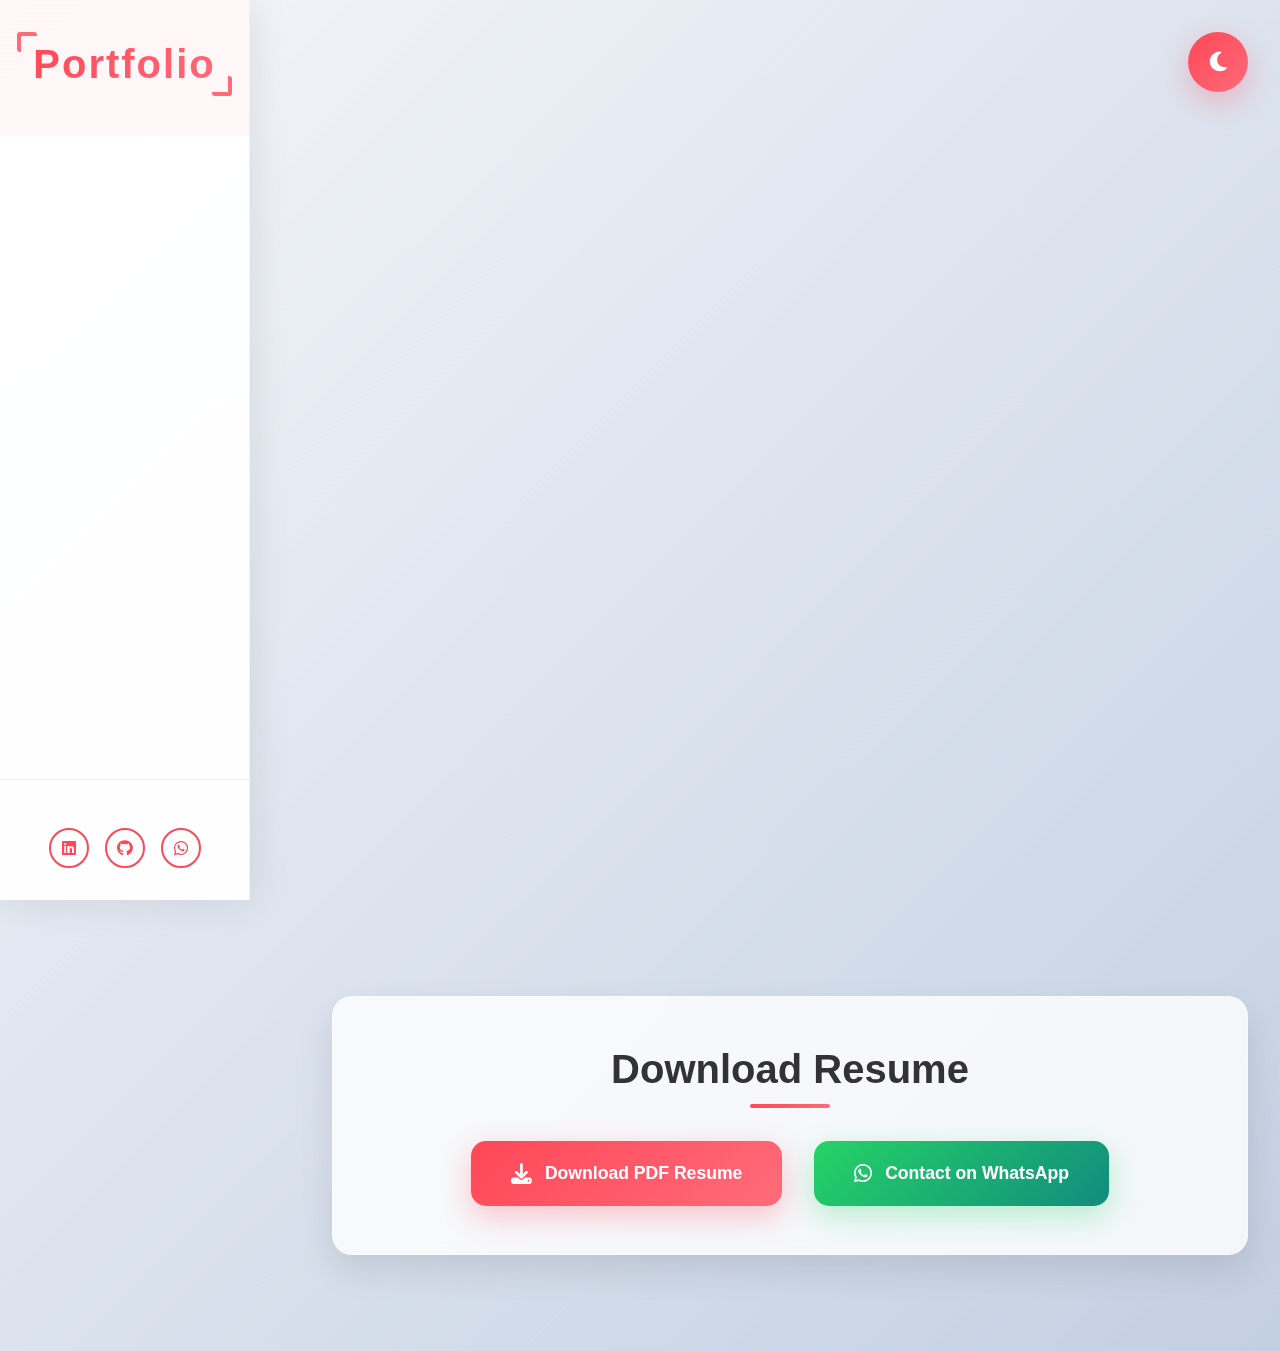
<file: index.html>
<!DOCTYPE html>
<html lang="en">

<head>
    <meta charset="UTF-8">
    <meta name="viewport" content="width=device-width, initial-scale=1.0">
    <title>Portfolio</title>

    <!-- Favicon Icon -->
    <link rel="icon" href="./assess/image/fav icon.avif" type="image/x-icon">

    <!-- Bootstrap & Font Awesome -->
    <link href="https://cdnjs.cloudflare.com/ajax/libs/bootstrap/5.3.0/css/bootstrap.min.css" rel="stylesheet">
    <link href="https://cdnjs.cloudflare.com/ajax/libs/font-awesome/6.4.0/css/all.min.css" rel="stylesheet">

    <!-- Custom CSS -->
    <link rel="stylesheet" href="./assess/cs/style.css">
</head>


<body class="light-theme">
    <!-- Mobile Toggle Button -->
    <button class="mobile-toggle" id="mobileToggle">
        <i class="fas fa-bars"></i>
    </button>

    <!-- Overlay for mobile -->
    <div class="overlay" id="overlay"></div>

    <!-- Modern Sidebar -->
    <div class="sidebar" id="sidebar">
        <div class="logo">
            <h2>Portfolio</h2>
        </div>

        <nav class="nav-menu">
            <a href="./index.html" class="nav-item active">
                <i class="fas fa-home"></i>
                <span>Home</span>
            </a>
            <a href="./about.html" class="nav-item">
                <i class="fas fa-user"></i>
                <span>About</span>
            </a>
            <a href="./experience.html" class="nav-item">
                <i class="fas fa-cog"></i>
                <span>Experience</span>
            </a>
            <a href="./portfolio.html" class="nav-item">
                <i class="fas fa-briefcase"></i>
                <span>Portfolio</span>
            </a>
            <a href="./contact.html" class="nav-item">
                <i class="fas fa-envelope"></i>
                <span>Contact</span>
            </a>
        </nav>

        <div class="sidebar-footer">
            <div class="social-links">
                <!-- LinkedIn -->
                <a href="https://www.linkedin.com/in/faizan-mati/?originalSubdomain=pk" class="social-link"
                    target="_blank">
                    <i class="fab fa-linkedin"></i>
                </a>
                <!-- GitHub -->
                <a href="https://github.com/faizan-mati" class="social-link" target="_blank">
                    <i class="fab fa-github"></i>
                </a>
                <!-- Instagram -->
                <a href="https://wa.me/923243354583?text=Hi%20there!%20I%20visited%20your%20portfolio%20and%20wanted%20to%20connect."
                    class="social-link" target="_blank">
                    <i class="fab fa-whatsapp"></i>
                </a>
            </div>
        </div>

    </div>

    <!-- Main Content -->
    <div class="main-content">
        <!-- Enhanced Hero Section -->
        <section class="hero-section">
            <div class="hero-content">
                <h1>Hello, my name is <br> <span class="name" id="typing-name"></span></h1>
                <h2 class="title">I'm a <span id="typing-title"></span></h2>
                <p class="hero-description">
                    I'm a passionate Full Stack Developer with 1.5+ years of experience building scalable web
                    applications and leading development teams. I specialize in PHP, C# .NET, and modern JavaScript
                    frameworks, delivering custom solutions that boost operational efficiency by up to 30%. Currently
                    leading a team of 3 developers while running my own tech startup, EVO TECH STUDIO.
                </p>
                <a href="./about.html" class="cta-button">More About Me</a>
            </div>
            <div class="hero-image">
                <img src="./assess/image/faizan 2.jpeg" alt="Faizan Mati - Full Stack Developer">
            </div>
        </section>

        <section class="resume-section" style="text-align: center; margin-bottom: 4rem;">
            <h2 class="section-title">Download Resume</h2>
            <div style="display: flex; justify-content: center; gap: 2rem; flex-wrap: wrap;">
                <a href="./assess/resume/FAIZAN MATI.pdf" target="_blank" class="resume-btn" id="downloadBtn">
                    <i class="fas fa-download"></i>
                    <span>Download PDF Resume</span>
                </a>
                <a href="https://wa.me/923243354583?text=Hi%20there!%20I%20visited%20your%20portfolio%20and%20wanted%20to%20connect."
                    target="_blank" class="resume-btn whatsapp-btn" id="whatsappBtn">
                    <i class="fab fa-whatsapp"></i>
                    <span>Contact on WhatsApp</span>
                </a>
            </div>
        </section>

    </div>

    <!-- Theme Toggle Button -->
    <button class="theme-toggle" id="themeToggle">
        <i class="fas fa-moon"></i>
    </button>

    <script src="https://cdnjs.cloudflare.com/ajax/libs/bootstrap/5.3.0/js/bootstrap.bundle.min.js"></script>
    <script src="./assess/js/script.js"></script>

</body>

</html>
</file>
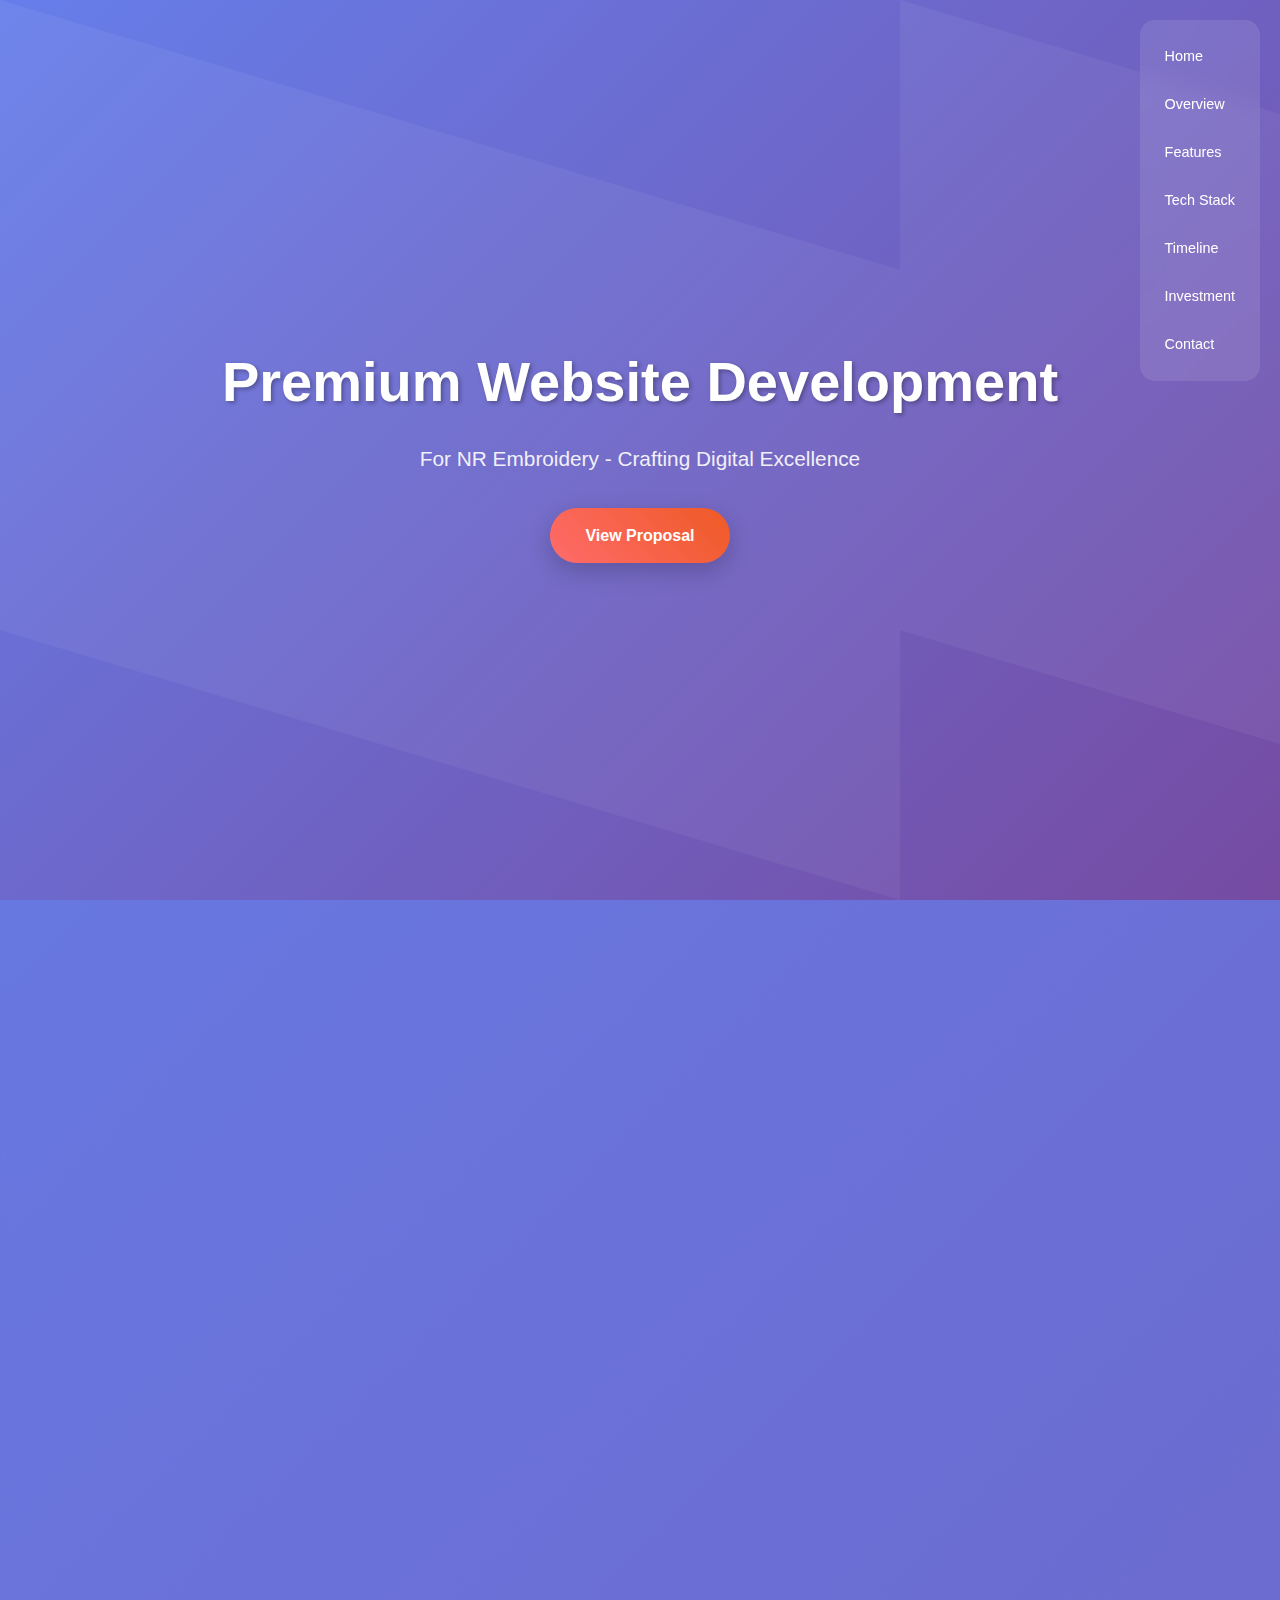
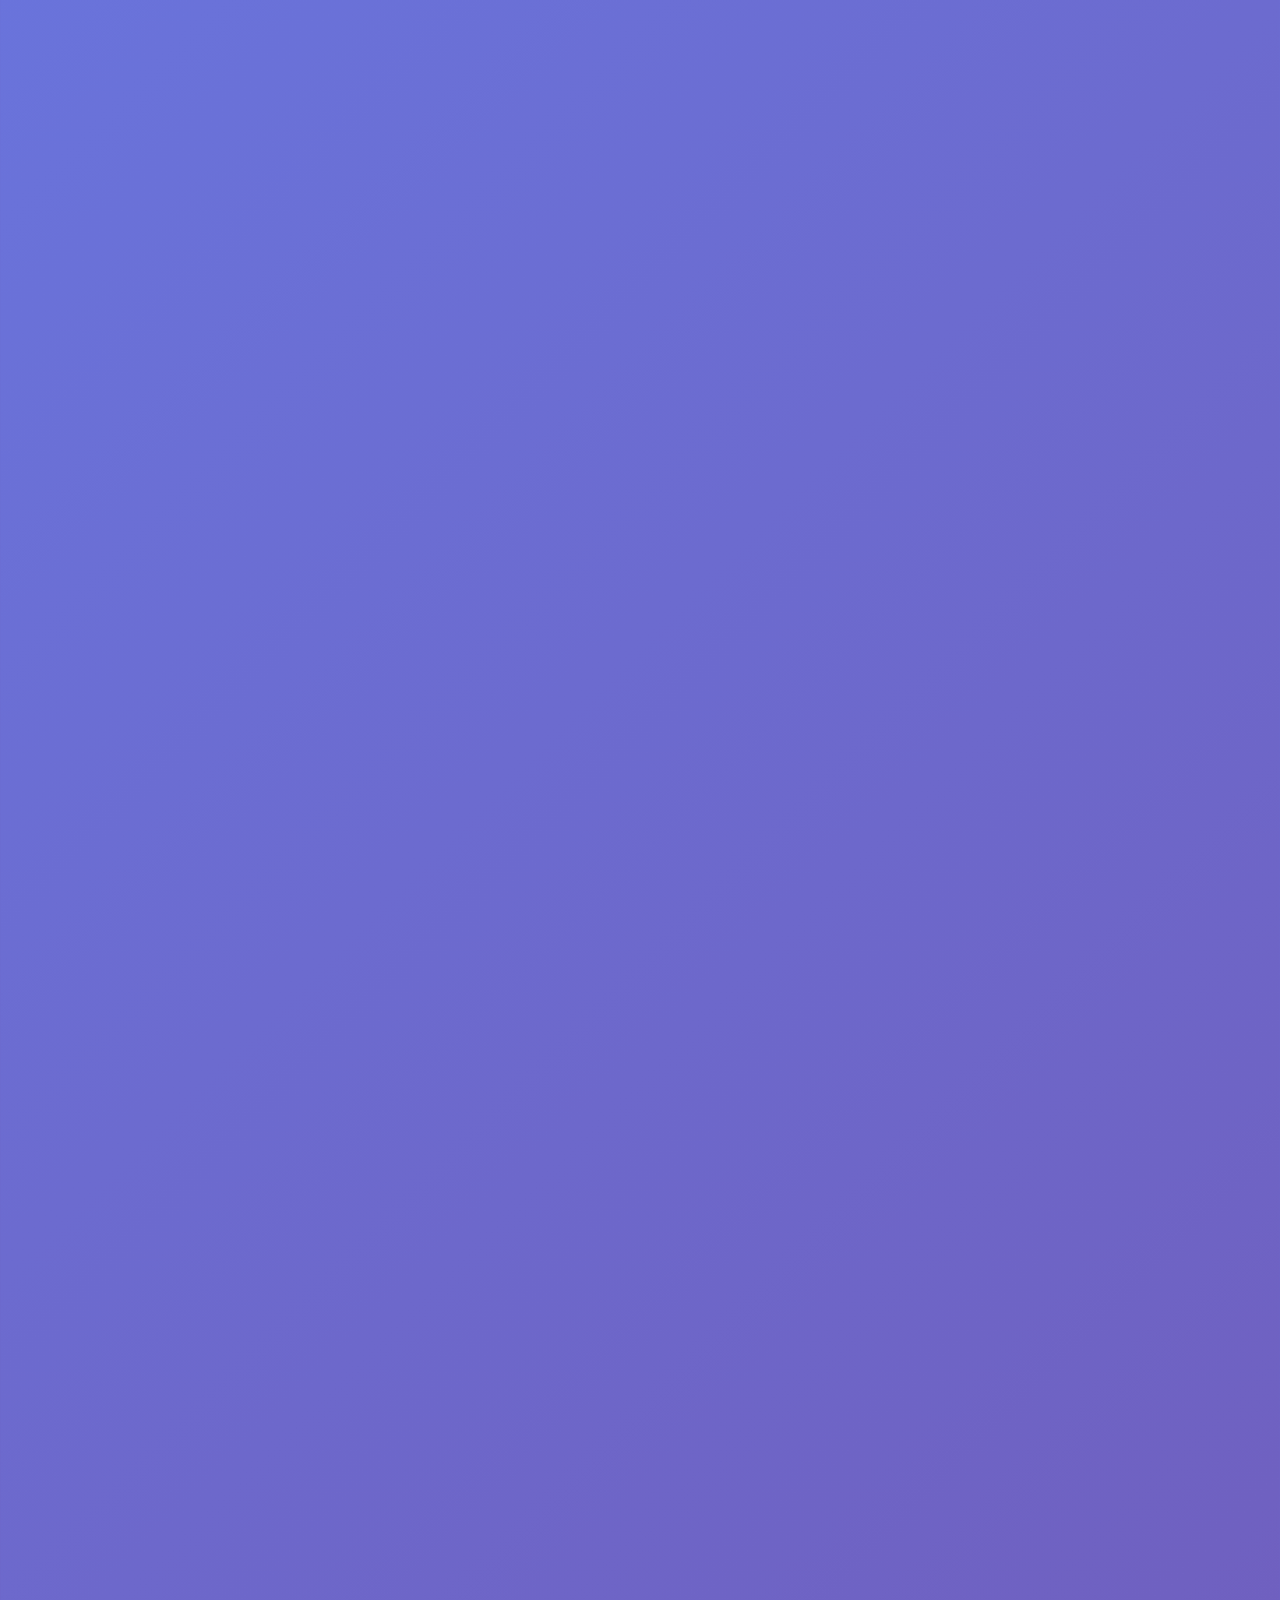
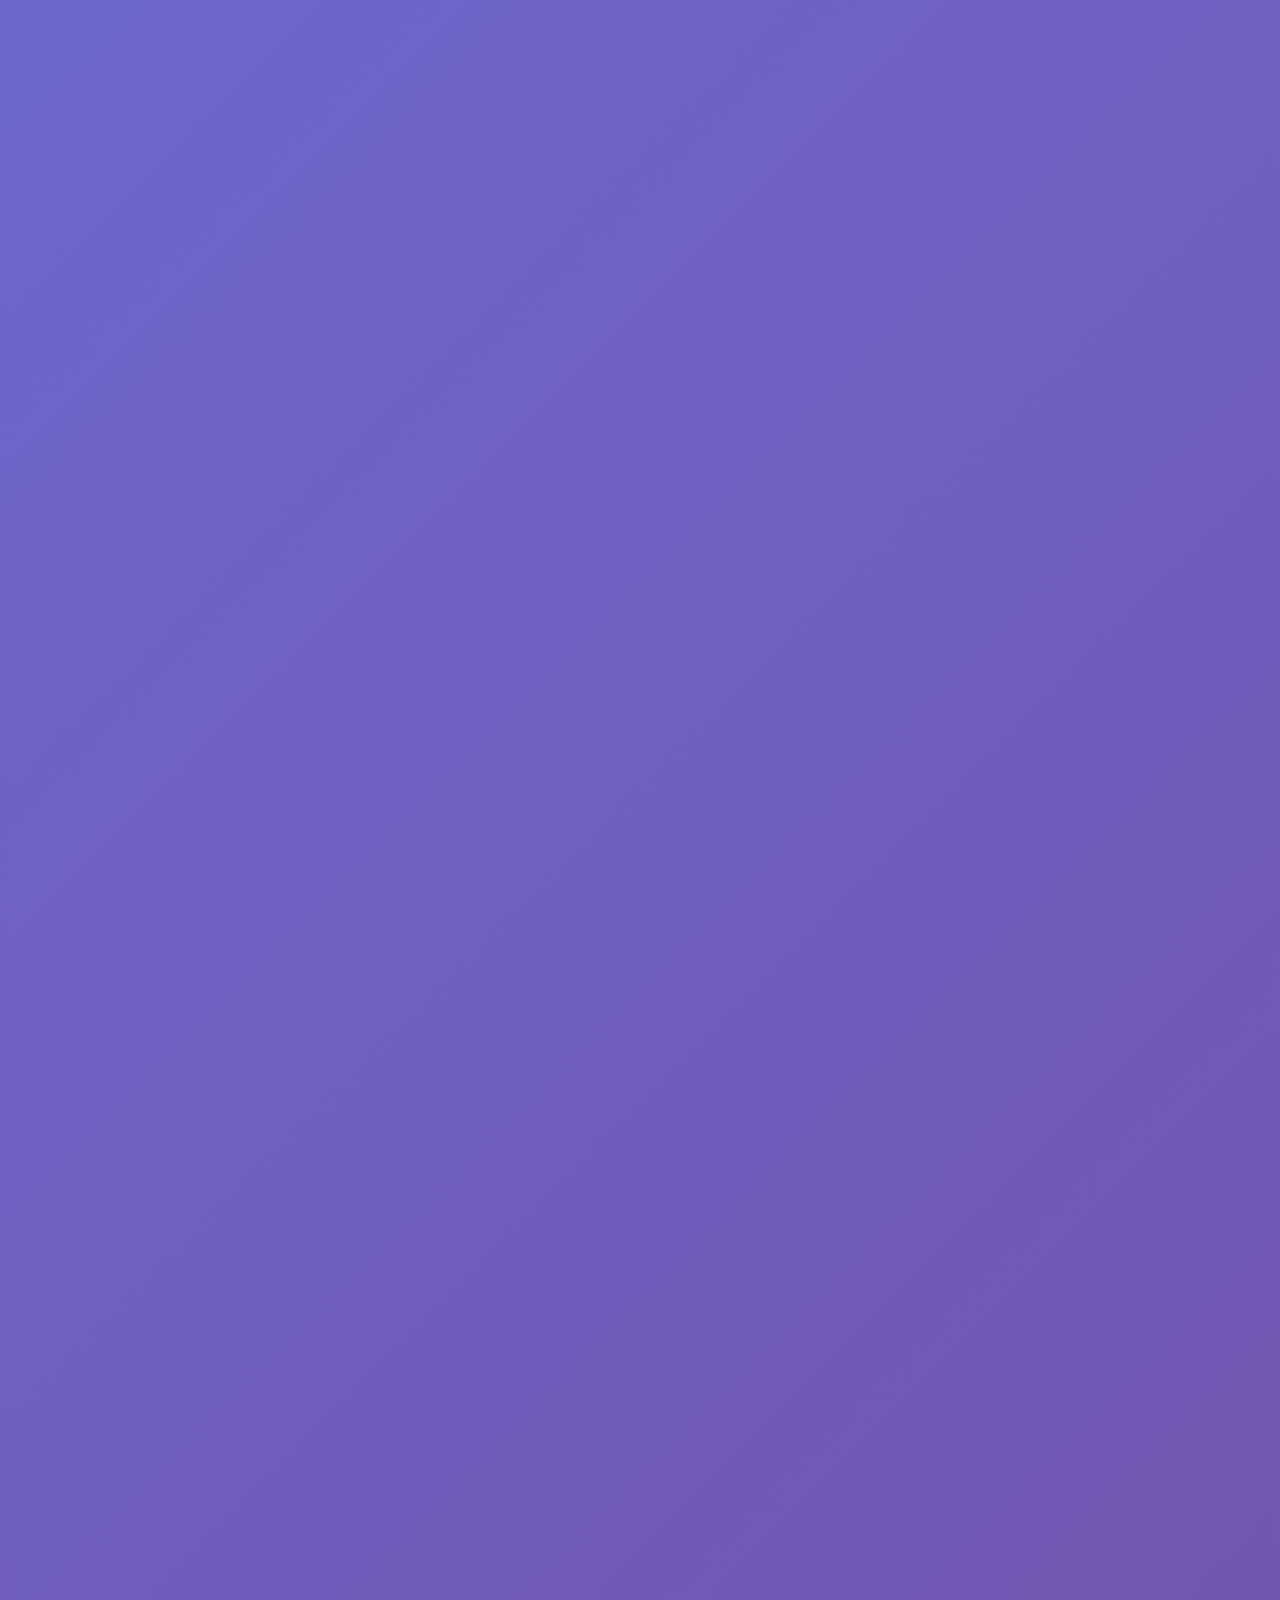
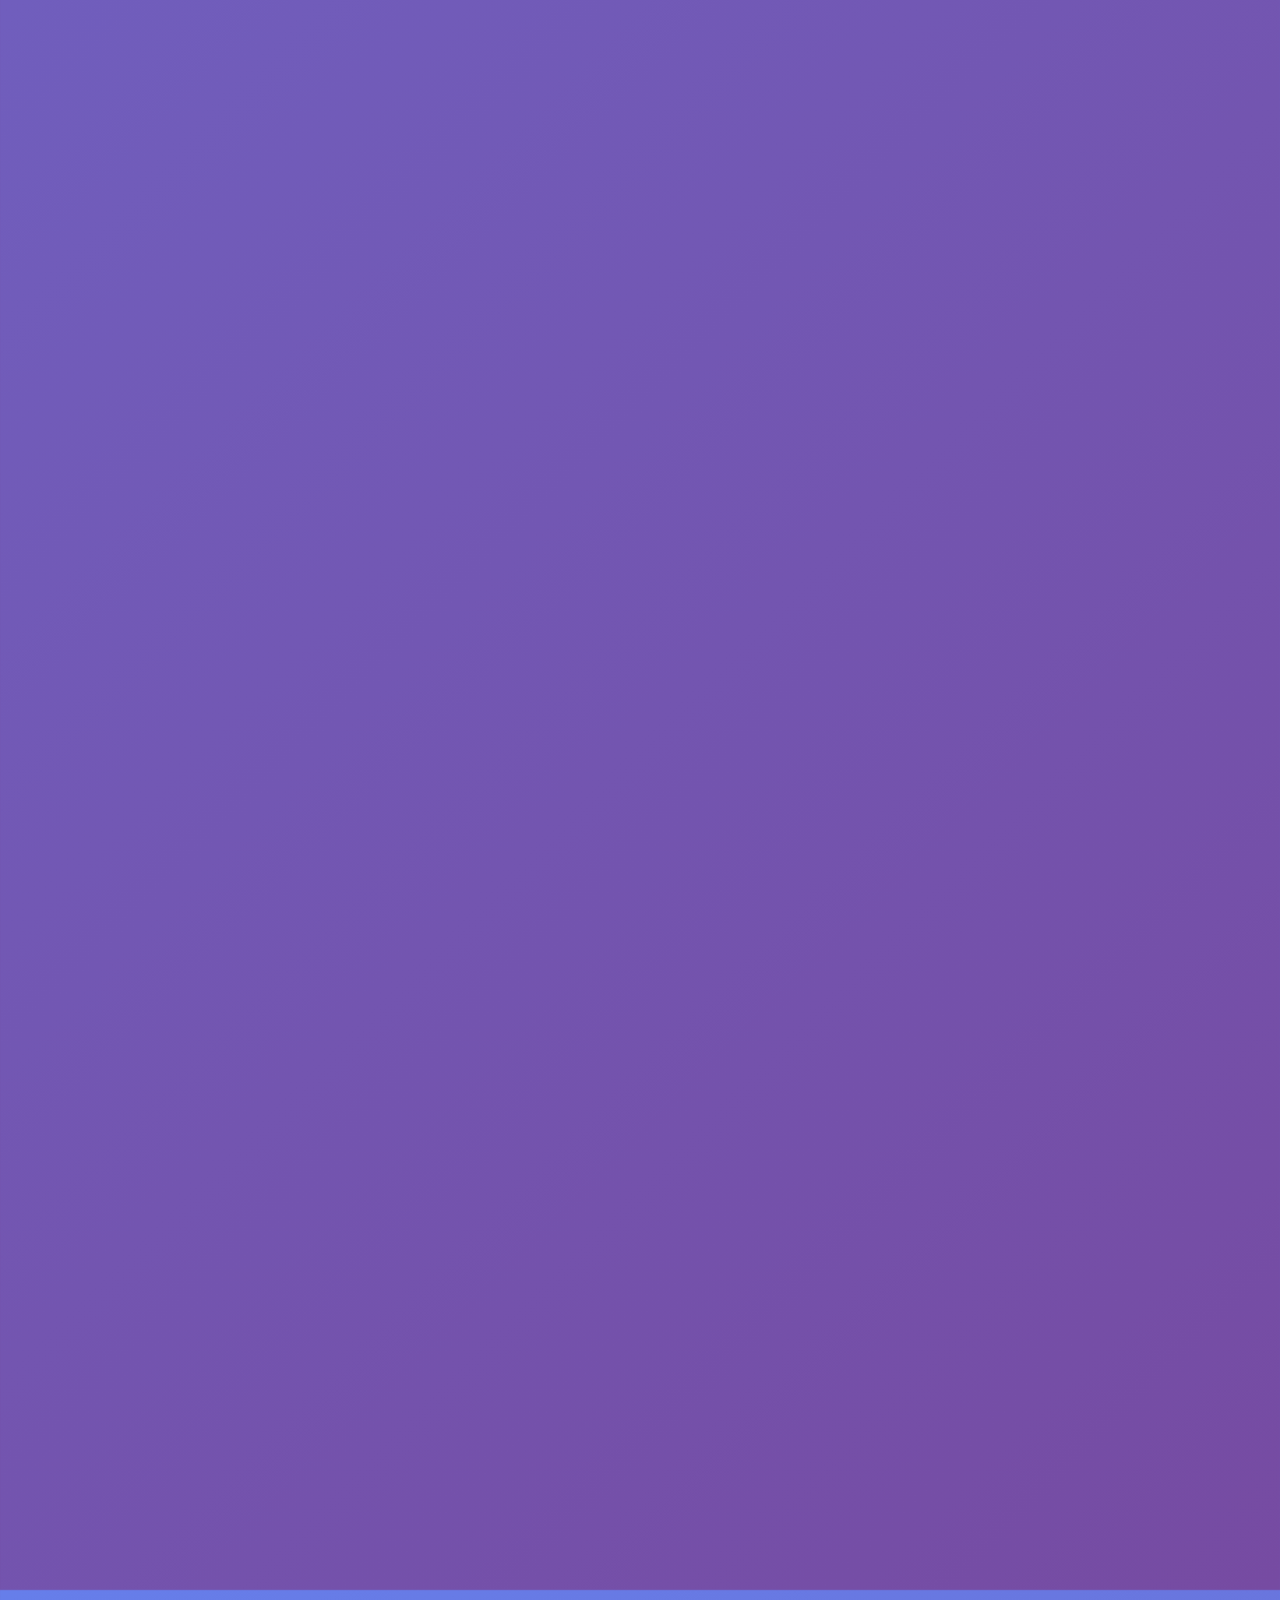
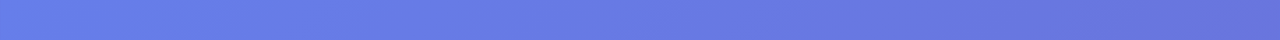
<file: purposal/index.html>
<!DOCTYPE html>
<html lang="en">
<head>
    <meta charset="UTF-8">
    <meta name="viewport" content="width=device-width, initial-scale=1.0">
    <title>EvoTech Studio - NR Embroidery Proposal</title>
    <style>
        * {
            margin: 0;
            padding: 0;
            box-sizing: border-box;
        }

        body {
            font-family: 'Arial', sans-serif;
            line-height: 1.6;
            overflow-x: hidden;
            background: linear-gradient(135deg, #667eea 0%, #764ba2 100%);
        }

        .container {
            max-width: 1200px;
            margin: 0 auto;
            padding: 0 20px;
        }

        /* Hero Section */
        .hero {
            height: 100vh;
            display: flex;
            align-items: center;
            justify-content: center;
            text-align: center;
            position: relative;
            background: linear-gradient(135deg, #667eea 0%, #764ba2 100%);
            color: white;
        }

        .hero::before {
            content: '';
            position: absolute;
            top: 0;
            left: 0;
            right: 0;
            bottom: 0;
            background: url('data:image/svg+xml,<svg xmlns="http://www.w3.org/2000/svg" viewBox="0 0 1000 1000"><polygon fill="rgba(255,255,255,0.05)" points="0,0 1000,300 1000,1000 0,700"/></svg>');
            animation: float 6s ease-in-out infinite;
        }

        .hero-content {
            z-index: 2;
            position: relative;
            animation: fadeInUp 1s ease-out;
        }

        .hero h1 {
            font-size: 3.5rem;
            margin-bottom: 1rem;
            font-weight: 700;
            text-shadow: 2px 2px 4px rgba(0,0,0,0.3);
        }

        .hero p {
            font-size: 1.3rem;
            margin-bottom: 2rem;
            opacity: 0.9;
        }

        .cta-button {
            display: inline-block;
            padding: 15px 35px;
            background: linear-gradient(45deg, #ff6b6b, #ee5a24);
            color: white;
            text-decoration: none;
            border-radius: 50px;
            font-weight: bold;
            transition: all 0.3s ease;
            box-shadow: 0 8px 25px rgba(0,0,0,0.2);
            animation: pulse 2s infinite;
        }

        .cta-button:hover {
            transform: translateY(-3px);
            box-shadow: 0 12px 35px rgba(0,0,0,0.3);
        }

        /* Navigation */
        .nav {
            position: fixed;
            top: 20px;
            right: 20px;
            z-index: 1000;
            background: rgba(255,255,255,0.1);
            backdrop-filter: blur(10px);
            border-radius: 15px;
            padding: 10px;
        }

        .nav a {
            display: block;
            color: white;
            text-decoration: none;
            padding: 10px 15px;
            margin: 5px 0;
            border-radius: 8px;
            transition: all 0.3s ease;
            font-size: 0.9rem;
        }

        .nav a:hover {
            background: rgba(255,255,255,0.2);
            transform: translateX(-5px);
        }

        /* Section Styles */
        .section {
            min-height: 100vh;
            padding: 100px 0;
            position: relative;
            opacity: 0;
            transform: translateY(50px);
            transition: all 0.8s ease;
        }

        .section.visible {
            opacity: 1;
            transform: translateY(0);
        }

        .section h2 {
            font-size: 2.5rem;
            margin-bottom: 3rem;
            text-align: center;
            color: #333;
            position: relative;
        }

        .section h2::after {
            content: '';
            position: absolute;
            bottom: -10px;
            left: 50%;
            transform: translateX(-50%);
            width: 80px;
            height: 4px;
            background: linear-gradient(45deg, #ff6b6b, #ee5a24);
            border-radius: 2px;
        }

        /* Overview Section */
        .overview {
            background: white;
            position: relative;
        }

        .overview-content {
            display: grid;
            grid-template-columns: 1fr 1fr;
            gap: 4rem;
            align-items: center;
        }

        .overview-text {
            font-size: 1.1rem;
            color: #555;
            line-height: 1.8;
        }

        .overview-image {
            background: linear-gradient(135deg, #667eea 0%, #764ba2 100%);
            height: 400px;
            border-radius: 20px;
            display: flex;
            align-items: center;
            justify-content: center;
            color: white;
            font-size: 1.5rem;
            text-align: center;
            box-shadow: 0 20px 40px rgba(0,0,0,0.1);
        }

        /* Features Section */
        .features {
            background: linear-gradient(135deg, #f093fb 0%, #f5576c 100%);
            color: white;
        }

        .features-grid {
            display: grid;
            grid-template-columns: repeat(auto-fit, minmax(300px, 1fr));
            gap: 2rem;
        }

        .feature-card {
            background: rgba(255,255,255,0.1);
            backdrop-filter: blur(10px);
            padding: 2rem;
            border-radius: 15px;
            text-align: center;
            transition: all 0.3s ease;
            border: 1px solid rgba(255,255,255,0.2);
        }

        .feature-card:hover {
            transform: translateY(-10px);
            box-shadow: 0 20px 40px rgba(0,0,0,0.2);
        }

        .feature-icon {
            font-size: 3rem;
            margin-bottom: 1rem;
            display: block;
        }

        .feature-card h3 {
            font-size: 1.3rem;
            margin-bottom: 1rem;
        }

        /* Tech Stack Section */
        .tech-stack {
            background: white;
        }

        .tech-grid {
            display: grid;
            grid-template-columns: repeat(auto-fit, minmax(250px, 1fr));
            gap: 2rem;
        }

        .tech-item {
            background: linear-gradient(135deg, #667eea 0%, #764ba2 100%);
            color: white;
            padding: 2rem;
            border-radius: 15px;
            text-align: center;
            transition: all 0.3s ease;
            position: relative;
            overflow: hidden;
        }

        .tech-item::before {
            content: '';
            position: absolute;
            top: -50%;
            left: -50%;
            width: 200%;
            height: 200%;
            background: linear-gradient(45deg, transparent, rgba(255,255,255,0.1), transparent);
            transform: rotate(45deg);
            transition: all 0.6s ease;
            opacity: 0;
        }

        .tech-item:hover::before {
            animation: shine 0.6s ease-in-out;
        }

        .tech-item:hover {
            transform: translateY(-5px) scale(1.02);
        }

        /* Timeline Section */
        .timeline {
            background: linear-gradient(135deg, #4facfe 0%, #00f2fe 100%);
            color: white;
        }

        .timeline-container {
            position: relative;
            max-width: 800px;
            margin: 0 auto;
        }

        .timeline-item {
            display: flex;
            align-items: center;
            margin-bottom: 3rem;
            position: relative;
        }

        .timeline-week {
            background: rgba(255,255,255,0.2);
            backdrop-filter: blur(10px);
            padding: 1rem;
            border-radius: 10px;
            margin-right: 2rem;
            min-width: 120px;
            text-align: center;
            font-weight: bold;
        }

        .timeline-content {
            background: rgba(255,255,255,0.1);
            backdrop-filter: blur(10px);
            padding: 2rem;
            border-radius: 15px;
            flex: 1;
            border: 1px solid rgba(255,255,255,0.2);
        }

        /* Investment Section */
        .investment {
            background: white;
            text-align: center;
        }

        .price-card {
            background: linear-gradient(135deg, #667eea 0%, #764ba2 100%);
            color: white;
            padding: 3rem;
            border-radius: 20px;
            max-width: 500px;
            margin: 0 auto;
            box-shadow: 0 20px 40px rgba(0,0,0,0.1);
            position: relative;
            overflow: hidden;
        }

        .price-card::before {
            content: '';
            position: absolute;
            top: -2px;
            left: -2px;
            right: -2px;
            bottom: -2px;
            background: linear-gradient(45deg, #ff6b6b, #ee5a24, #ff6b6b);
            border-radius: 20px;
            z-index: -1;
            animation: borderGradient 3s linear infinite;
        }

        .price {
            font-size: 3rem;
            font-weight: bold;
            margin: 1rem 0;
        }

        /* Contact Section */
        .contact {
            background: linear-gradient(135deg, #667eea 0%, #764ba2 100%);
            color: white;
            text-align: center;
        }

        .contact-info {
            display: grid;
            grid-template-columns: repeat(auto-fit, minmax(250px, 1fr));
            gap: 2rem;
            margin-top: 3rem;
        }

        .contact-item {
            background: rgba(255,255,255,0.1);
            backdrop-filter: blur(10px);
            padding: 2rem;
            border-radius: 15px;
            transition: all 0.3s ease;
            border: 1px solid rgba(255,255,255,0.2);
        }

        .contact-item:hover {
            transform: translateY(-5px);
            background: rgba(255,255,255,0.2);
        }

        /* Animations */
        @keyframes fadeInUp {
            from {
                opacity: 0;
                transform: translateY(30px);
            }
            to {
                opacity: 1;
                transform: translateY(0);
            }
        }

        @keyframes float {
            0%, 100% { transform: translateY(0px); }
            50% { transform: translateY(-20px); }
        }

        @keyframes pulse {
            0% { transform: scale(1); }
            50% { transform: scale(1.05); }
            100% { transform: scale(1); }
        }

        @keyframes shine {
            0% { left: -50%; opacity: 0; }
            50% { opacity: 1; }
            100% { left: 150%; opacity: 0; }
        }

        @keyframes borderGradient {
            0% { transform: rotate(0deg); }
            100% { transform: rotate(360deg); }
        }

        /* Responsive Design */
        @media (max-width: 768px) {
            .hero h1 { font-size: 2.5rem; }
            .overview-content { grid-template-columns: 1fr; }
            .timeline-item { flex-direction: column; text-align: center; }
            .timeline-week { margin-right: 0; margin-bottom: 1rem; }
            .nav { position: relative; top: auto; right: auto; margin: 20px; }
        }
    </style>
</head>
<body>
    <!-- Navigation -->
    <nav class="nav">
        <a href="#hero">Home</a>
        <a href="#overview">Overview</a>
        <a href="#features">Features</a>
        <a href="#tech">Tech Stack</a>
        <a href="#timeline">Timeline</a>
        <a href="#investment">Investment</a>
        <a href="#contact">Contact</a>
    </nav>

    <!-- Hero Section -->
    <section id="hero" class="hero">
        <div class="hero-content">
            <h1>Premium Website Development</h1>
            <p>For NR Embroidery - Crafting Digital Excellence</p>
            <a href="#overview" class="cta-button">View Proposal</a>
        </div>
    </section>

    <!-- Overview Section -->
    <section id="overview" class="section overview">
        <div class="container">
            <h2>Project Overview</h2>
            <div class="overview-content">
                <div class="overview-text">
                    <p>This proposal outlines the design and development of a premium, custom-coded HTML/CSS website for NR Embroidery. The website will showcase your exquisite handcrafted and machine embroidery services through a visually stunning, fast-loading, and SEO-optimized platform.</p>
                    <br>
                    <p>Built with clean, hand-coded HTML5, CSS3, and JavaScript, this bespoke website will deliver superior performance, enhanced security, and a unique digital presence that reflects the artistry and elegance of your embroidery work.</p>
                </div>
                <div class="overview-image">
                    <div>
                        <h3>🧵 NR Embroidery</h3>
                        <p>Digital Artistry Awaits</p>
                    </div>
                </div>
            </div>
        </div>
    </section>

    <!-- Features Section -->
    <section id="features" class="section features">
        <div class="container">
            <h2 style="color: white;">Key Features & Pages</h2>
            <div class="features-grid">
                <div class="feature-card">
                    <span class="feature-icon">🏠</span>
                    <h3>Home Page</h3>
                    <p>Custom hero banner with compelling visuals, welcome message, and strategic call-to-actions</p>
                </div>
                <div class="feature-card">
                    <span class="feature-icon">⚡</span>
                    <h3>Services Page</h3>
                    <p>Hand Embroidery Artistry, Machine Solutions, Custom Logo & Traditional Collections</p>
                </div>
                <div class="feature-card">
                    <span class="feature-icon">🎨</span>
                    <h3>Portfolio Gallery</h3>
                    <p>Categorized showcase with high-resolution displays and lightbox viewing experience</p>
                </div>
                <div class="feature-card">
                    <span class="feature-icon">📝</span>
                    <h3>Blog Section</h3>
                    <p>Articles on embroidery trends, care guides, and behind-the-scenes stories</p>
                </div>
                <div class="feature-card">
                    <span class="feature-icon">⭐</span>
                    <h3>Testimonials</h3>
                    <p>Beautifully designed client reviews with photos for trust-building social proof</p>
                </div>
                <div class="feature-card">
                    <span class="feature-icon">📞</span>
                    <h3>Contact Page</h3>
                    <p>Custom contact form with specialized fields and business information</p>
                </div>
            </div>
        </div>
    </section>

    <!-- Tech Stack Section -->
    <section id="tech" class="section tech-stack">
        <div class="container">
            <h2>Technical Advantages</h2>
            <div class="tech-grid">
                <div class="tech-item">
                    <h3>🚀 Performance</h3>
                    <p>Lightning-fast loading speeds (2-3x faster than CMS), minimal code bloat, superior mobile performance</p>
                </div>
                <div class="tech-item">
                    <h3>🔒 Security</h3>
                    <p>No database vulnerabilities, zero plugin security risks, exceptional uptime and stability</p>
                </div>
                <div class="tech-item">
                    <h3>🎯 SEO Excellence</h3>
                    <p>Clean semantic HTML, optimized meta tags, fast loading speeds boost search rankings</p>
                </div>
                <div class="tech-item">
                    <h3>💎 Premium Design</h3>
                    <p>Pixel-perfect custom design, unique visual identity, no template limitations</p>
                </div>
            </div>
        </div>
    </section>

    <!-- Timeline Section -->
    <section id="timeline" class="section timeline">
        <div class="container">
            <h2 style="color: white;">Project Timeline</h2>
            <div class="timeline-container">
                <div class="timeline-item">
                    <div class="timeline-week">Week 1</div>
                    <div class="timeline-content">
                        <h3>Design Implementation</h3>
                        <p>Homepage & Navigation development with responsive design framework</p>
                    </div>
                </div>
                <div class="timeline-item">
                    <div class="timeline-week">Week 2</div>
                    <div class="timeline-content">
                        <h3>Core Pages</h3>
                        <p>Services, Gallery, and Portfolio pages with interactive elements</p>
                    </div>
                </div>
                <div class="timeline-item">
                    <div class="timeline-week">Week 3</div>
                    <div class="timeline-content">
                        <h3>Interactive Features</h3>
                        <p>Contact forms, FAQ, Testimonials, and Blog sections</p>
                    </div>
                </div>
                <div class="timeline-item">
                    <div class="timeline-week">Week 4</div>
                    <div class="timeline-content">
                        <h3>Launch Ready</h3>
                        <p>SEO optimization, testing, deployment, and performance monitoring</p>
                    </div>
                </div>
            </div>
        </div>
    </section>

    <!-- Investment Section -->
    <section id="investment" class="section investment">
        <div class="container">
            <h2>Investment</h2>
            <div class="price-card">
                <h3>Complete Website Package</h3>
                <div class="price">PKR 25,000</div>
                <p>3-4 Weeks Development</p>
                <ul style="text-align: left; margin-top: 2rem; list-style: none;">
                    <li>✅ Fully responsive custom website</li>
                    <li>✅ Mobile-optimized design</li>
                    <li>✅ SEO-ready implementation</li>
                    <li>✅ Contact form integration</li>
                    <li>✅ Performance optimization</li>
                    <li>✅ Cross-browser compatibility</li>
                    <li>✅ Hosting setup and deployment</li>
                    <li>✅ Two weeks post-launch support</li>
                </ul>
            </div>
        </div>
    </section>

    <!-- Contact Section -->
    <section id="contact" class="section contact">
        <div class="container">
            <h2 style="color: white;">Let's Get Started</h2>
            <p style="font-size: 1.2rem; margin-bottom: 2rem;">Ready to transform your embroidery business with a premium website?</p>
            <div class="contact-info">
                <div class="contact-item">
                    <h3>📧 Email</h3>
                    <p>info@evotechstudio.com</p>
                </div>
                <div class="contact-item">
                    <h3>🌐 Website</h3>
                    <p>www.evotechstudio.com</p>
                </div>
                <div class="contact-item">
                    <h3>📱 Phone</h3>
                    <p>+92-370-0589908</p>
                </div>
            </div>
            <div style="margin-top: 3rem;">
                <a href="#hero" class="cta-button">Start Your Project</a>
            </div>
        </div>
    </section>

    <script>
        // Smooth scrolling for navigation links
        document.querySelectorAll('a[href^="#"]').forEach(anchor => {
            anchor.addEventListener('click', function (e) {
                e.preventDefault();
                const target = document.querySelector(this.getAttribute('href'));
                if (target) {
                    target.scrollIntoView({
                        behavior: 'smooth',
                        block: 'start'
                    });
                }
            });
        });

        // Scroll animations
        const observerOptions = {
            threshold: 0.3,
            rootMargin: '0px 0px -50px 0px'
        };

        const observer = new IntersectionObserver((entries) => {
            entries.forEach(entry => {
                if (entry.isIntersecting) {
                    entry.target.classList.add('visible');
                }
            });
        }, observerOptions);

        // Observe all sections
        document.querySelectorAll('.section').forEach(section => {
            observer.observe(section);
        });

        // Parallax effect for hero section
        window.addEventListener('scroll', () => {
            const scrolled = window.pageYOffset;
            const hero = document.querySelector('.hero');
            const rate = scrolled * -0.5;
            hero.style.transform = `translateY(${rate}px)`;
        });

        // Add some interactive hover effects
        document.querySelectorAll('.feature-card, .tech-item, .contact-item').forEach(card => {
            card.addEventListener('mouseenter', function() {
                this.style.transform = 'translateY(-10px) scale(1.02)';
            });
            
            card.addEventListener('mouseleave', function() {
                this.style.transform = 'translateY(0) scale(1)';
            });
        });

        // Add floating animation to some elements
        const floatingElements = document.querySelectorAll('.feature-icon');
        floatingElements.forEach((element, index) => {
            element.style.animation = `float ${3 + index * 0.5}s ease-in-out infinite`;
        });
    </script>
</body>
</html>
</file>
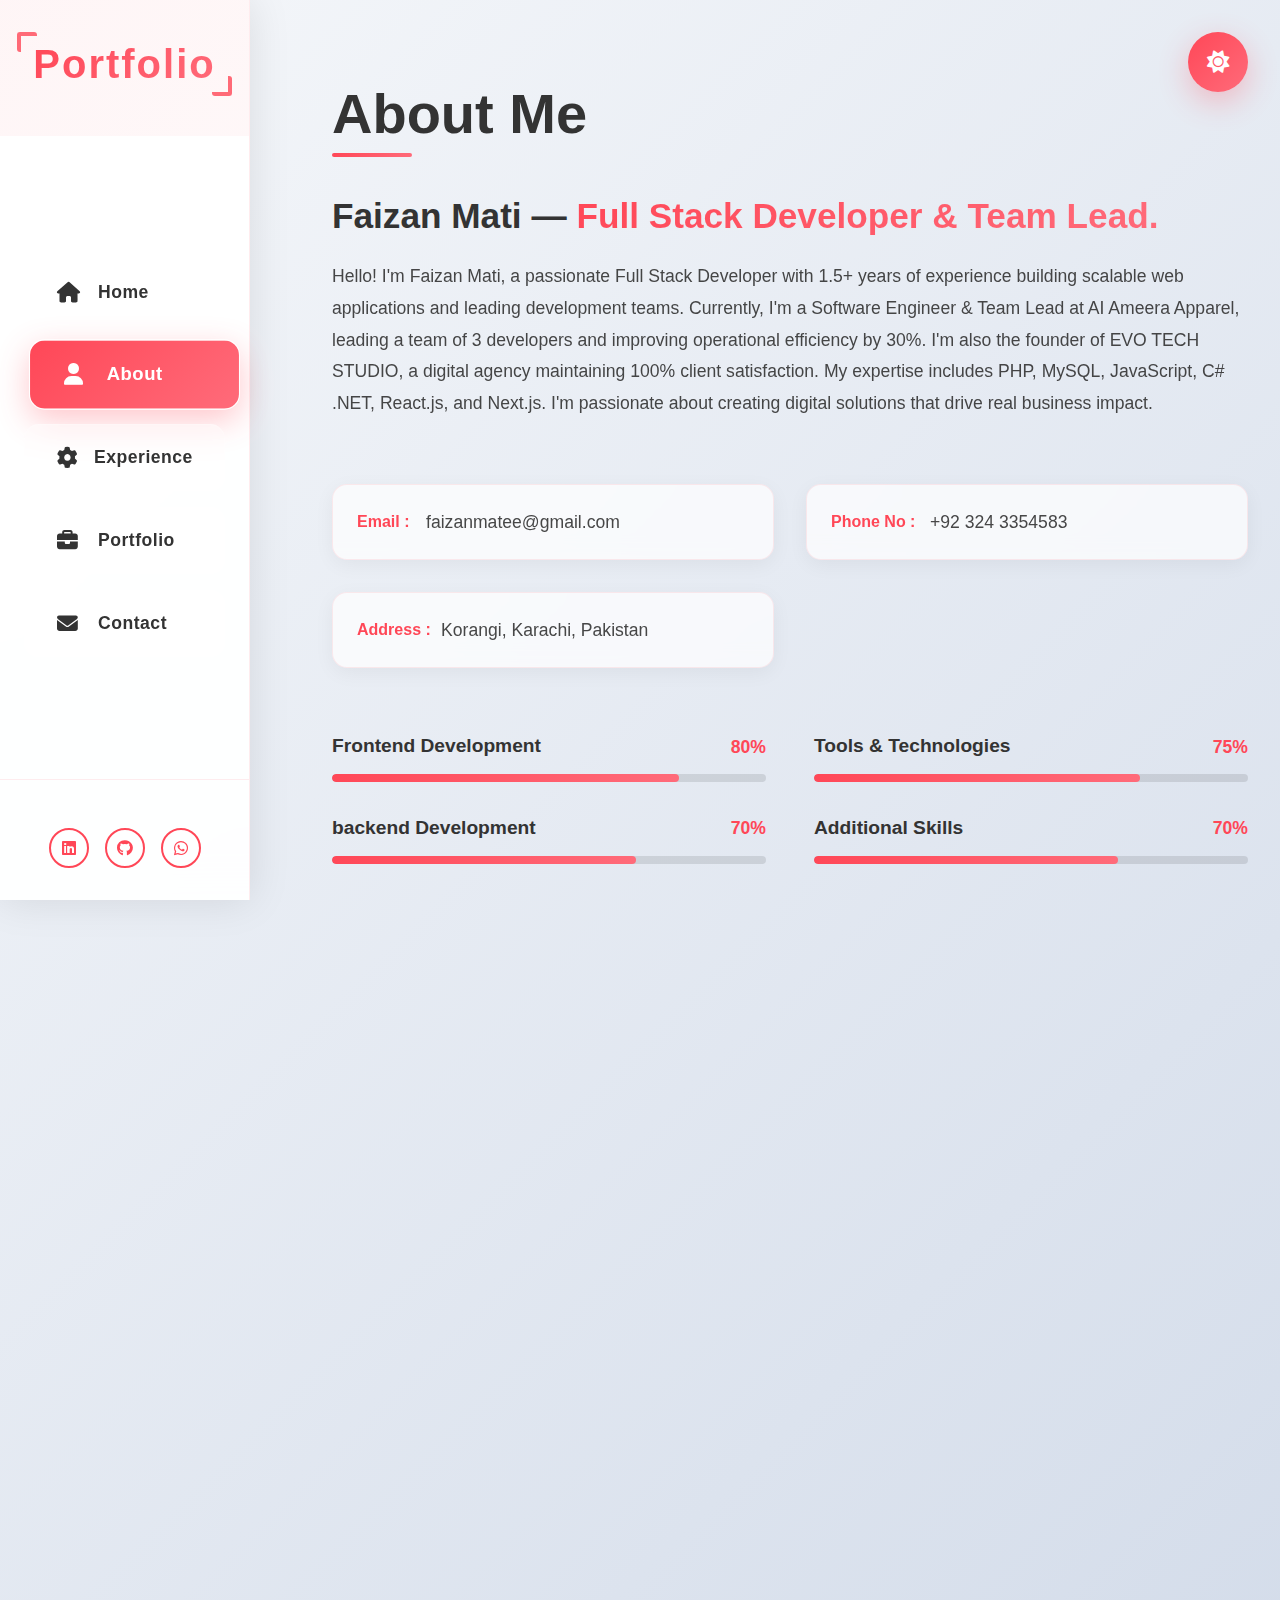
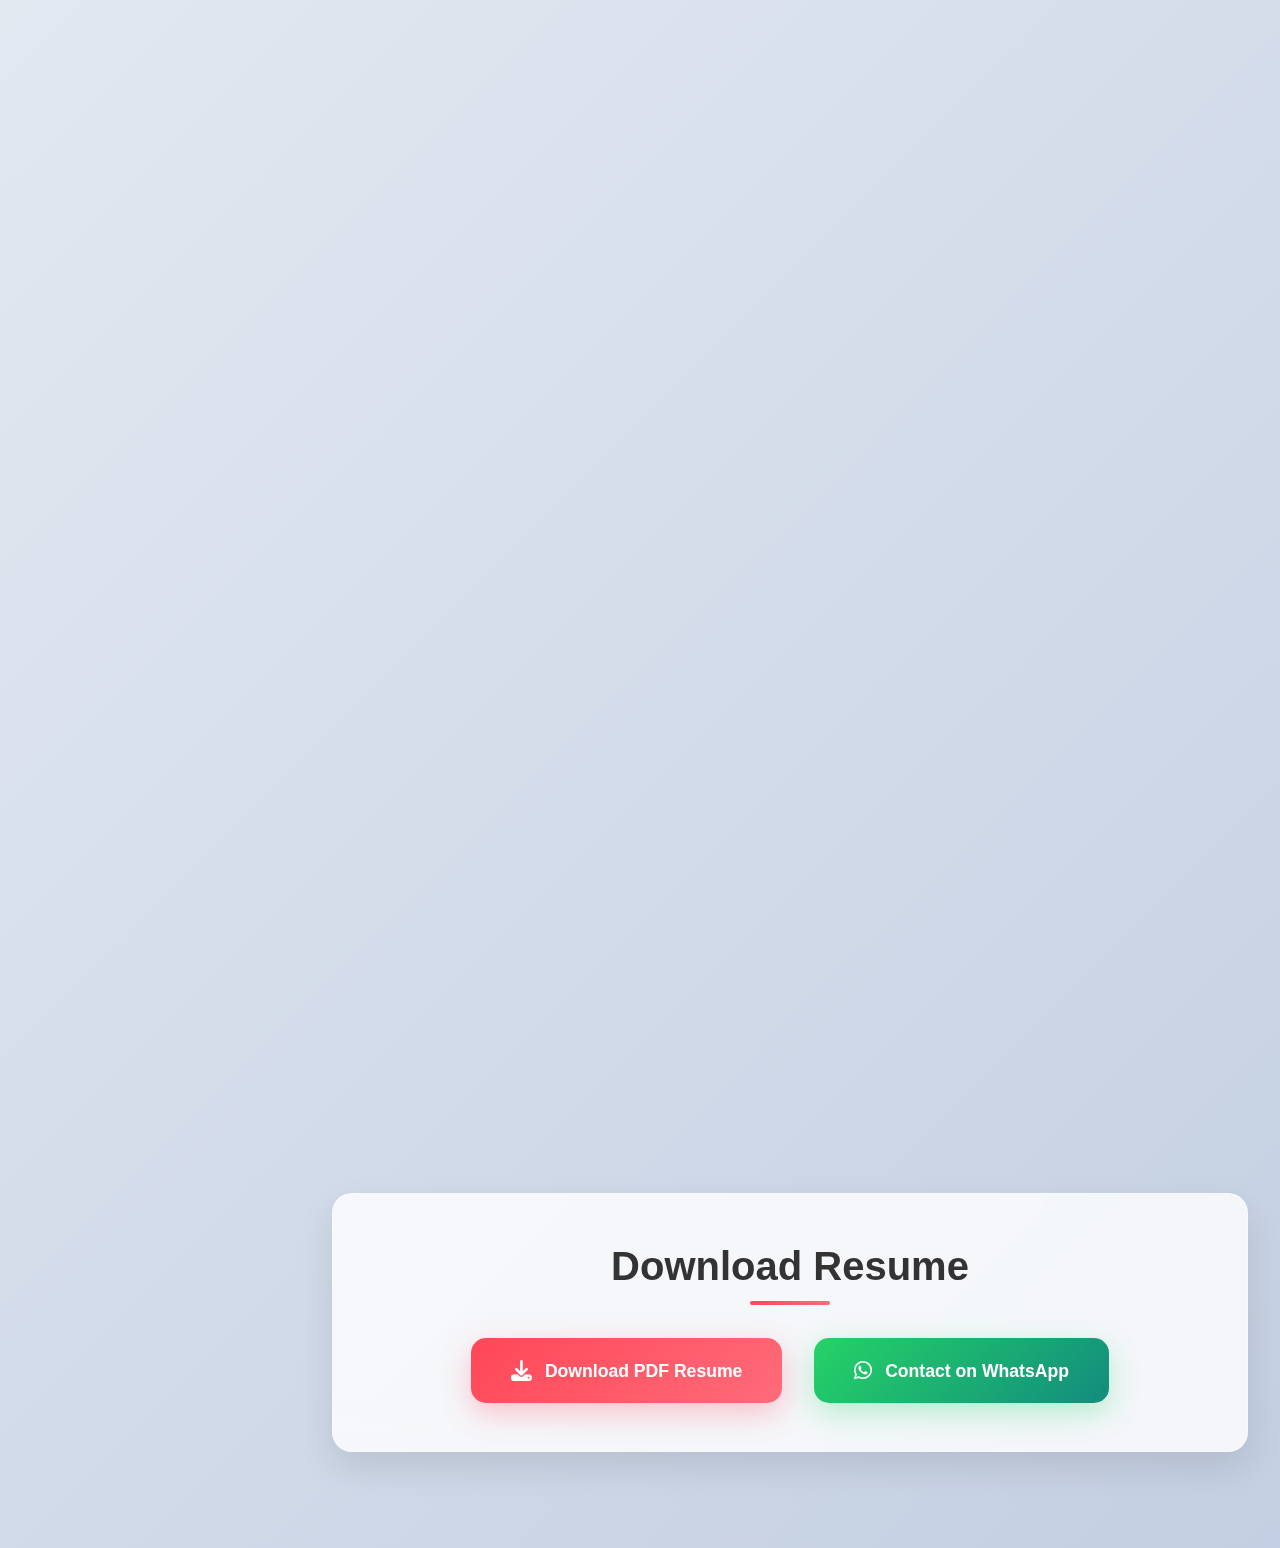
<file: about.html>
<!DOCTYPE html>
<html lang="en">

<head>
    <meta charset="UTF-8">
    <meta name="viewport" content="width=device-width, initial-scale=1.0">
    <title>Portfolio</title>

    <!-- Favicon Icon -->
    <link rel="icon" href="./assess/image/fav icon.avif" type="image/x-icon">

    <!-- Bootstrap & Font Awesome -->
    <link href="https://cdnjs.cloudflare.com/ajax/libs/bootstrap/5.3.0/css/bootstrap.min.css" rel="stylesheet">
    <link href="https://cdnjs.cloudflare.com/ajax/libs/font-awesome/6.4.0/css/all.min.css" rel="stylesheet">

    <!-- Custom CSS -->
    <link rel="stylesheet" href="./assess/cs/about.css">
    
</head>

<body class="light-theme">
    <!-- Mobile Toggle Button -->
    <button class="mobile-toggle" id="mobileToggle">
        <i class="fas fa-bars"></i>
    </button>

    <!-- Overlay for mobile -->
    <div class="overlay" id="overlay"></div>

    <!-- Modern Sidebar -->
    <div class="sidebar" id="sidebar">
        <div class="logo">
            <h2>Portfolio</h2>
        </div>

        <nav class="nav-menu">
            <a href="./index.html" class="nav-item">
                <i class="fas fa-home"></i>
                <span>Home</span>
            </a>
            <a href="./about.html" class="nav-item active">
                <i class="fas fa-user"></i>
                <span>About</span>
            </a>
            <a href="./experience.html" class="nav-item">
                <i class="fas fa-cog"></i>
                <span>Experience</span>
            </a>
            <a href="./portfolio.html" class="nav-item">
                <i class="fas fa-briefcase"></i>
                <span>Portfolio</span>
            </a>
            <a href="./contact.html" class="nav-item">
                <i class="fas fa-envelope"></i>
                <span>Contact</span>
            </a>
        </nav>

        <div class="sidebar-footer">
            <div class="social-links">
                <!-- LinkedIn -->
                <a href="https://www.linkedin.com/in/faizan-mati/?originalSubdomain=pk" class="social-link"
                    target="_blank">
                    <i class="fab fa-linkedin"></i>
                </a>
                <!-- GitHub -->
                <a href="https://github.com/faizan-mati" class="social-link" target="_blank">
                    <i class="fab fa-github"></i>
                </a>
                <!-- Instagram -->
                <a href="https://wa.me/923243354583?text=Hi%20there!%20I%20visited%20your%20portfolio%20and%20wanted%20to%20connect."
                    class="social-link" target="_blank">
                    <i class="fab fa-whatsapp"></i>
                </a>
            </div>
        </div>

    </div>

    <!-- Main Content -->
    <div class="main-content">
        <!-- About Section -->
        <section class="about-section">
            <h1 class="section-title">About Me</h1>

            <!-- About Introduction -->
            <div class="about-intro">
                <h2>Faizan Mati —  <span class="highlight">Full Stack Developer & Team Lead.</span></h2>
                <p class="about-description">
                    Hello! I'm Faizan Mati, a passionate Full Stack Developer with 1.5+ years of experience building
                    scalable web applications and leading development teams.
                    <!-- <br> -->
                    Currently, I'm a Software Engineer & Team Lead at AI Ameera Apparel, leading a team of 3 developers
                    and improving operational efficiency by 30%. I'm also the founder of EVO TECH STUDIO, a digital
                    agency maintaining 100% client satisfaction.
                    <!-- <br> -->
                    My expertise includes PHP, MySQL, JavaScript, C# .NET, React.js, and Next.js. I'm passionate about
                    creating digital solutions that drive real business impact.
                </p>
            </div>

            <!-- Personal Information -->
            <div class="personal-info">
                <div class="info-grid">
                    <div class="info-item">
                        <span class="info-label">Email :</span>
                        <span class="info-value" style="margin-left: -15px;">faizanmatee@gmail.com </span>
                    </div>
                    <div class="info-item">
                        <span class="info-label">Phone No :</span>
                        <span class="info-value"style="margin-left: 15px;">+92 324 3354583 </span>
                    </div>
                    <div class="info-item">
                        <span class="info-label">Address :</span>
                        <span class="info-value">Korangi, Karachi, Pakistan</span>
                    </div>

                </div>
            </div>


            <!-- Skills Section -->
            <div class="skills-section">
                <div class="skills-grid">
                    <div>
                        <div class="skill-item">
                            <div class="skill-header">
                                <span class="skill-name">Frontend Development</span>
                                <span class="skill-percentage">80%</span>
                            </div>
                            <div class="skill-bar">
                                <div style="width: 80%;" class="skill-progress" data-width="80%"></div>
                            </div>
                        </div>

                        <div class="skill-item">
                            <div class="skill-header">
                                <span class="skill-name">backend Development</span>
                                <span class="skill-percentage">70%</span>
                            </div>
                            <div class="skill-bar">
                                <div style="width: 70%;"  class="skill-progress" data-width="70%"></div>
                            </div>
                        </div>
                    </div>

                    <div>
                        <div class="skill-item">
                            <div class="skill-header">
                                <span class="skill-name">Tools & Technologies</span>
                                <span class="skill-percentage">75%</span>
                            </div>
                            <div class="skill-bar">
                                <div style="width: 75%;"  class="skill-progress" data-width="75%"></div>
                            </div>
                        </div>

                        <div class="skill-item">
                            <div class="skill-header">
                                <span class="skill-name">Additional Skills</span>
                                <span class="skill-percentage">70%</span>
                            </div>
                            <div class="skill-bar">
                                <div style="width: 70%;"  class="skill-progress" data-width="70%"></div>
                            </div>
                        </div>
                    </div>
                </div>
            </div>

            <!-- Timeline Sections -->
            <div class="timeline-section">
                <h3>Education</h3>
                <div class="timeline-container">
                    <div class="timeline">
                        <div class="timeline-item">
                            <div class="timeline-date">
                                <i class="fas fa-calendar-alt"></i>
                                2024 - 2028 (In Progress)
                            </div>
                            <h4 class="timeline-title">Bachelor of Science in Computer Science</h4>
                            <p class="timeline-description">
                                Currently pursuing my bachelor's degree with focus on advanced programming concepts,
                                data structures & algorithms, database management systems, and software engineering
                                principles. Gaining comprehensive knowledge in web development and object-oriented
                                programming to strengthen my full-stack development expertise.
                            </p>
                        </div>
                        <div class="timeline-item">
                            <div class="timeline-date">
                                <i class="fas fa-calendar-alt"></i>
                                2021 - 2024
                            </div>
                            <h4 class="timeline-title">Diploma of Associate Engineering (CIT)</h4>
                            <p class="timeline-description">
                                Completed comprehensive program in Computer Information Technology covering programming
                                fundamentals, database systems, and core IT concepts. This foundation provided me with
                                essential technical skills that I've successfully applied in my professional development
                                career.
                            </p>
                        </div>
                        <div class="timeline-item">
                            <div class="timeline-date">
                                <i class="fas fa-calendar-alt"></i>
                                2019 - 2021
                            </div>
                            <h4 class="timeline-title">Secondary School Certificate (Matriculation)</h4>
                            <p class="timeline-description">
                                Completed secondary education with strong academic performance, building the analytical
                                and problem-solving foundation that supports my technical career in software
                                development.
                            </p>
                        </div>
                    </div>
                </div>
            </div>

            <div class="timeline-section">
                <h3>Certifications </h3>
                <div class="timeline-container">
                    <div class="timeline">
                        <div class="timeline-item">
                            <div class="timeline-date">
                                <i class="fas fa-calendar-alt"></i>
                                December 2023 - April 2024
                            </div>
                            <h4 class="timeline-title">MERN Stack Developer Certification</h4>
                            <p class="timeline-description">
                                Intensive certification program covering MongoDB, Express.js, React.js, and Node.js.
                                Gained hands-on experience building full-stack web applications using modern JavaScript
                                technologies and best practices in web development.
                            </p>
                        </div>
                        <div class="timeline-item">
                            <div class="timeline-date">
                                <i class="fas fa-calendar-alt"></i>
                                January 2023 - June 2023
                            </div>
                            <h4 class="timeline-title">Advanced Web Application Development</h4>
                            <p class="timeline-description">
                                Comprehensive training in advanced web development concepts including PHP, MySQL, and
                                modern web technologies. This certification directly contributed to my successful
                                development of the Institute Management.
                            </p>
                        </div>
                    </div>
                </div>
            </div>
        </section>

       <section class="resume-section" style="text-align: center; margin-bottom: 4rem;">
            <h2 class="section-title1">Download Resume</h2>
            <div style="display: flex; justify-content: center; gap: 2rem; flex-wrap: wrap;">
                <a href="./assess/resume/FAIZAN MATI.pdf" target="_blank" class="resume-btn" id="downloadBtn">
                    <i class="fas fa-download"></i>
                    <span>Download PDF Resume</span>
                </a>
                 <a href="https://wa.me/923243354583?text=Hi%20there!%20I%20visited%20your%20portfolio%20and%20wanted%20to%20connect."
                    target="_blank" class="resume-btn whatsapp-btn" id="whatsappBtn">
                    <i class="fab fa-whatsapp"></i>
                    <span>Contact on WhatsApp</span>
                </a>
            </div>
        </section>

    </div>

    <!-- Theme Toggle Button -->
    <button class="theme-toggle" id="themeToggle">
        <i class="fas fa-sun"></i>
    </button>

    <script src="https://cdnjs.cloudflare.com/ajax/libs/bootstrap/5.3.0/js/bootstrap.bundle.min.js"></script>
    <script src="./assess/js/about.js"></script>

</body>

</html>
</file>
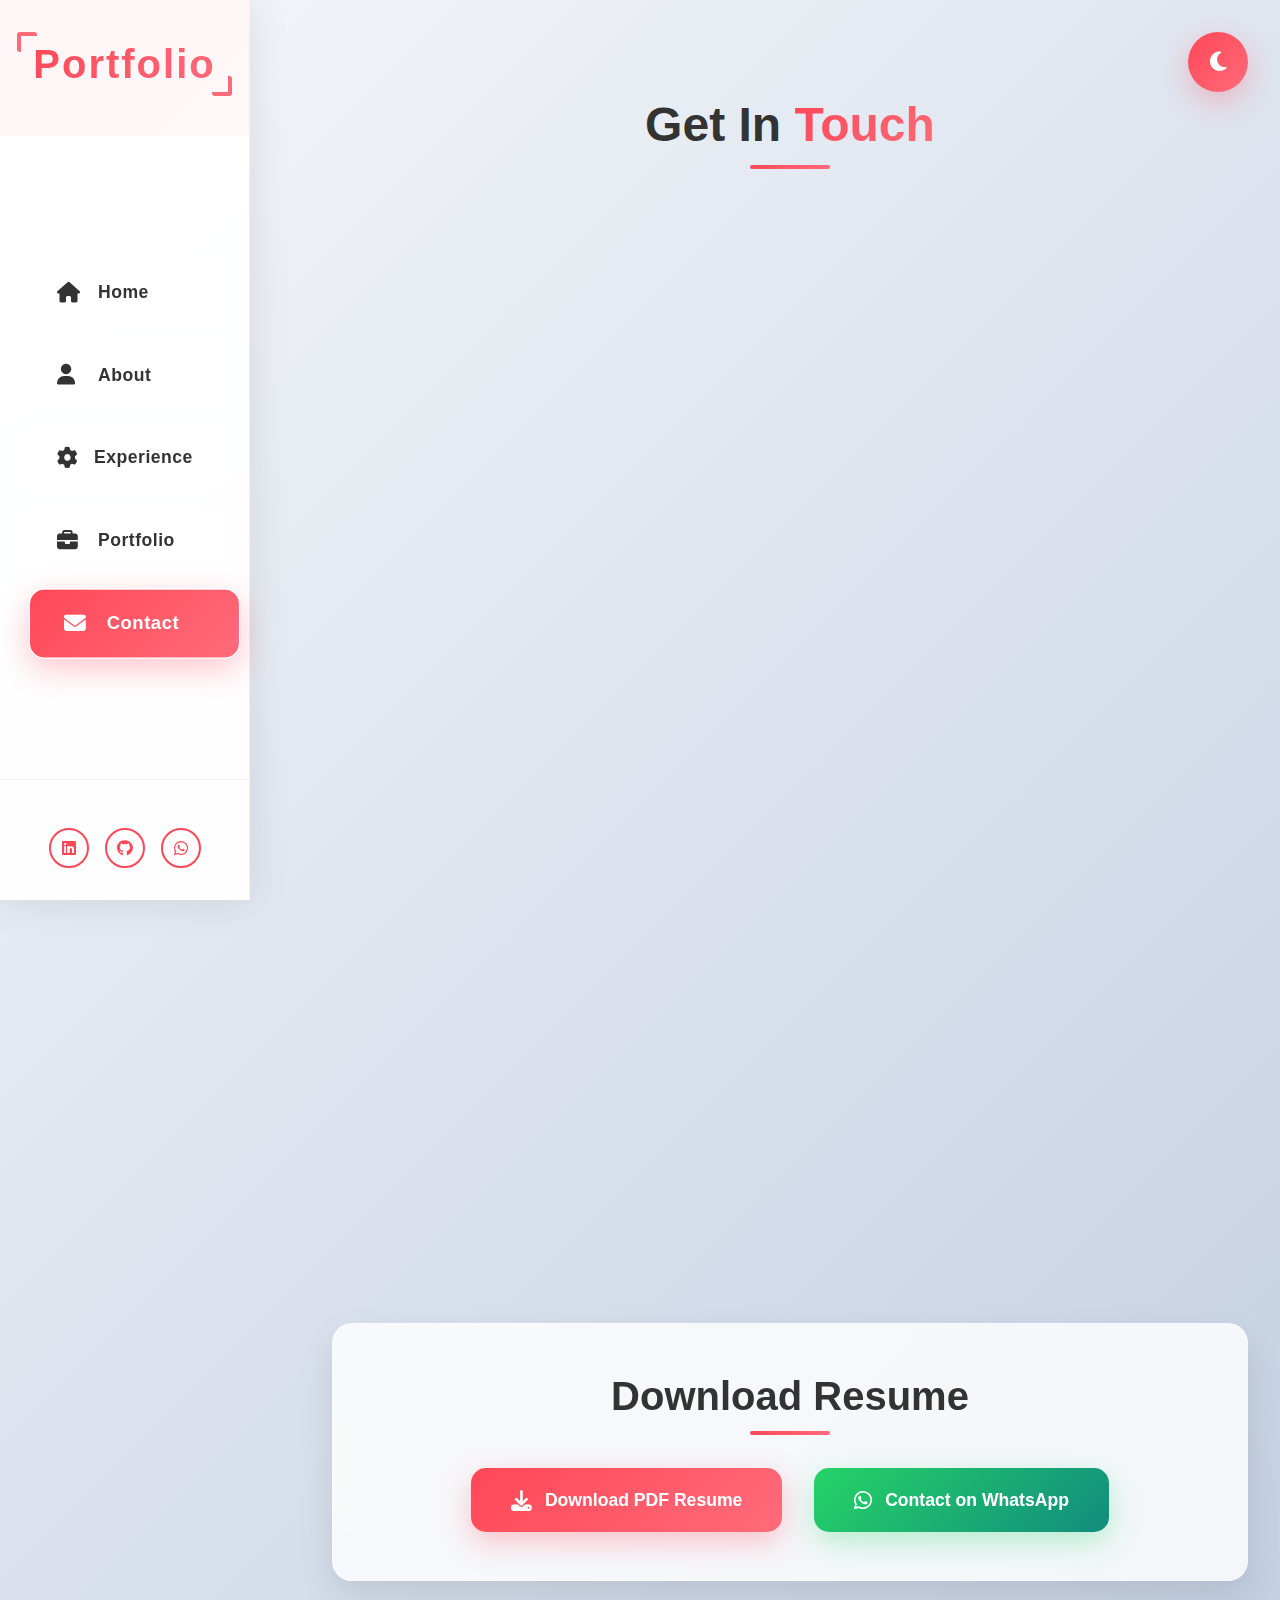
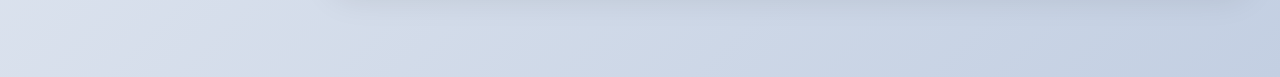
<file: contact.html>
<!DOCTYPE html>
<html lang="en">

<head>
    <meta charset="UTF-8">
    <meta name="viewport" content="width=device-width, initial-scale=1.0">
    <title>Portfolio</title>

    <!-- Favicon Icon -->
    <link rel="icon" href="./assess/image/fav icon.avif" type="image/x-icon">

    <!-- Bootstrap & Font Awesome -->
    <link href="https://cdnjs.cloudflare.com/ajax/libs/bootstrap/5.3.0/css/bootstrap.min.css" rel="stylesheet">
    <link href="https://cdnjs.cloudflare.com/ajax/libs/font-awesome/6.4.0/css/all.min.css" rel="stylesheet">

    <!-- Custom CSS -->
    <link rel="stylesheet" href="./assess/cs/contact.css">
</head>

<body class="light-theme">
    <!-- Mobile Toggle Button -->
    <button class="mobile-toggle" id="mobileToggle">
        <i class="fas fa-bars"></i>
    </button>

    <!-- Overlay for mobile -->
    <div class="overlay" id="overlay"></div>

    <!-- Modern Sidebar -->
    <div class="sidebar" id="sidebar">
        <div class="logo">
            <h2>Portfolio</h2>
        </div>

        <nav class="nav-menu">
            <a href="./index.html" class="nav-item">
                <i class="fas fa-home"></i>
                <span>Home</span>
            </a>
            <a href="./about.html" class="nav-item">
                <i class="fas fa-user"></i>
                <span>About</span>
            </a>
            <a href="./experience.html" class="nav-item">
                <i class="fas fa-cog"></i>
                <span>Experience</span>
            </a>
            <a href="./portfolio.html" class="nav-item">
                <i class="fas fa-briefcase"></i>
                <span>Portfolio</span>
            </a>
            <a href="./contact.html" class="nav-item active">
                <i class="fas fa-envelope"></i>
                <span>Contact</span>
            </a>
        </nav>

        <div class="sidebar-footer">
            <div class="social-links">
                <!-- LinkedIn -->
                <a href="https://www.linkedin.com/in/faizan-mati/?originalSubdomain=pk" class="social-link"
                    target="_blank">
                    <i class="fab fa-linkedin"></i>
                </a>
                <!-- GitHub -->
                <a href="https://github.com/faizan-mati" class="social-link" target="_blank">
                    <i class="fab fa-github"></i>
                </a>
                <!-- WhatsApp -->
                <a href="https://wa.me/923243354583?text=Hi%20there!%20I%20visited%20your%20portfolio%20and%20wanted%20to%20connect."
                    class="social-link" target="_blank">
                    <i class="fab fa-whatsapp"></i>
                </a>
            </div>
        </div>
    </div>

    <!-- Theme Toggle Button -->
    <button class="theme-toggle" id="themeToggle">
        <i class="fas fa-moon"></i>
    </button>

    <!-- Main Content -->
    <div class="main-content">
        <!-- Contact Section -->
        <section class="section" id="contact">
            <h2 class="section-title">Get In <span>Touch</span></h2>
            <div class="contact-grid">
                <!-- Contact Information -->
                <div class="contact-info">
                    <h3
                        style="color: var(--primary-color); font-size: 2rem; font-weight: 700; margin-bottom: 2rem; text-align: center;">
                        <i class="fas fa-address-card" style="margin-right: 1rem;"></i>Contact Information
                    </h3>

                    <div class="contact-item">
                        <i class="fas fa-envelope"></i>
                        <div class="contact-item-content">
                            <h4>Email Address</h4>
                            <p>
                                <a href="mailto:faizanmatee@gmail.com" class="contact-link">
                                    faizanmatee@gmail.com
                                </a>
                            </p>
                        </div>
                    </div>

                    <div class="contact-item">
                        <i class="fas fa-phone"></i>
                        <div class="contact-item-content">
                            <h4>Phone Number</h4>
                            <p>
                                <a href="https://wa.me/923243354583?text=Hi%20there!%20I%20visited%20your%20portfolio%20and%20wanted%20to%20connect."
                                    target="_blank" rel="noopener noreferrer" class="contact-link">
                                    +92 324 3354583
                                </a>
                            </p>
                        </div>
                    </div>

                    <div class="contact-item">
                        <i class="fas fa-map-marker-alt"></i>
                        <div class="contact-item-content">
                            <h4>Location</h4>
                            <p class="contact-link">Karachi, Sindh, Pakistan</p>
                        </div>
                    </div>

                    <div class="contact-item">
                        <i class="fab fa-linkedin"></i>
                        <div class="contact-item-content">
                            <h4>LinkedIn</h4>
                            <p>
                                <a href="https://linkedin.com/in/faizan-mati" target="_blank" rel="noopener noreferrer"
                                    class="contact-link">
                                    linkedin.com/in/faizan-mati
                                </a>
                            </p>
                        </div>
                    </div>

                    <div class="contact-item">
                        <i class="fab fa-github"></i>
                        <div class="contact-item-content">
                            <h4>GitHub</h4>
                            <p>
                                <a href="https://github.com/faizan-mati" target="_blank" rel="noopener noreferrer"
                                    class="contact-link">
                                    github.com/faizan-mati
                                </a>
                            </p>
                        </div>
                    </div>

                </div>

                <!-- Contact Form -->
                <div class="contact-form">
                    <h3
                        style="color: var(--primary-color); font-size: 2rem; font-weight: 700; margin-bottom: 2rem; text-align: center;">
                        <i class="fas fa-paper-plane" style="margin-right: 1rem;"></i>Send Message
                    </h3>

                    <form id="contactForm" action="https://formspree.io/f/xblyjgdq" method="POST">
                        <div class="form-group">
                            <label for="name">
                                <i class="fas fa-user" style="margin-right: 0.5rem;"></i>Full Name
                            </label>
                            <input type="text" id="name" name="name" class="form-control"
                                placeholder="Enter your full name" required>
                        </div>

                        <div class="form-group">
                            <label for="email">
                                <i class="fas fa-envelope" style="margin-right: 0.5rem;"></i>Email Address
                            </label>
                            <input type="email" id="email" name="_replyto" class="form-control"
                                placeholder="Enter your email address" required>
                        </div>

                        <div class="form-group">
                            <label for="phone">
                                <i class="fas fa-phone" style="margin-right: 0.5rem;"></i>Phone Number
                            </label>
                            <input type="tel" id="phone" name="phone" class="form-control"
                                placeholder="Enter your phone number">
                        </div>

                        <div class="form-group">
                            <label for="subject">
                                <i class="fas fa-tag" style="margin-right: 0.5rem;"></i>Subject
                            </label>
                            <input type="text" id="subject" name="subject" class="form-control"
                                placeholder="Enter message subject" required>
                        </div>

                        <div class="form-group">
                            <label for="message">
                                <i class="fas fa-comment" style="margin-right: 0.5rem;"></i>Message
                            </label>
                            <textarea id="message" name="message" class="form-control"
                                placeholder="Write your message here..." rows="6" required></textarea>
                        </div>

                        <button type="submit" class="submit-btn">
                            <i class="fas fa-paper-plane"></i>
                            <span>Send Message</span>
                        </button>
                    </form>

                </div>
            </div>
        </section>

        <!-- Resume Section -->
        <section class="resume-section" style="text-align: center; margin-bottom: 4rem;">
            <h2 class="section-title1">Download Resume</h2>
            <div style="display: flex; justify-content: center; gap: 2rem; flex-wrap: wrap;">
                 <a href="./assess/resume/FAIZAN MATI.pdf" target="_blank" class="resume-btn" id="downloadBtn">
                    <i class="fas fa-download"></i>
                    <span>Download PDF Resume</span>
                </a>
                 <a href="https://wa.me/923243354583?text=Hi%20there!%20I%20visited%20your%20portfolio%20and%20wanted%20to%20connect."
                    target="_blank" class="resume-btn whatsapp-btn" id="whatsappBtn">
                    <i class="fab fa-whatsapp"></i>
                    <span>Contact on WhatsApp</span>
                </a>
            </div>
        </section>


    </div>

    <!-- Scripts -->
    <script src="https://cdnjs.cloudflare.com/ajax/libs/bootstrap/5.3.0/js/bootstrap.bundle.min.js"></script>
    <script src="./assess/js/contact.js"></script>

</body>

</html>
</file>
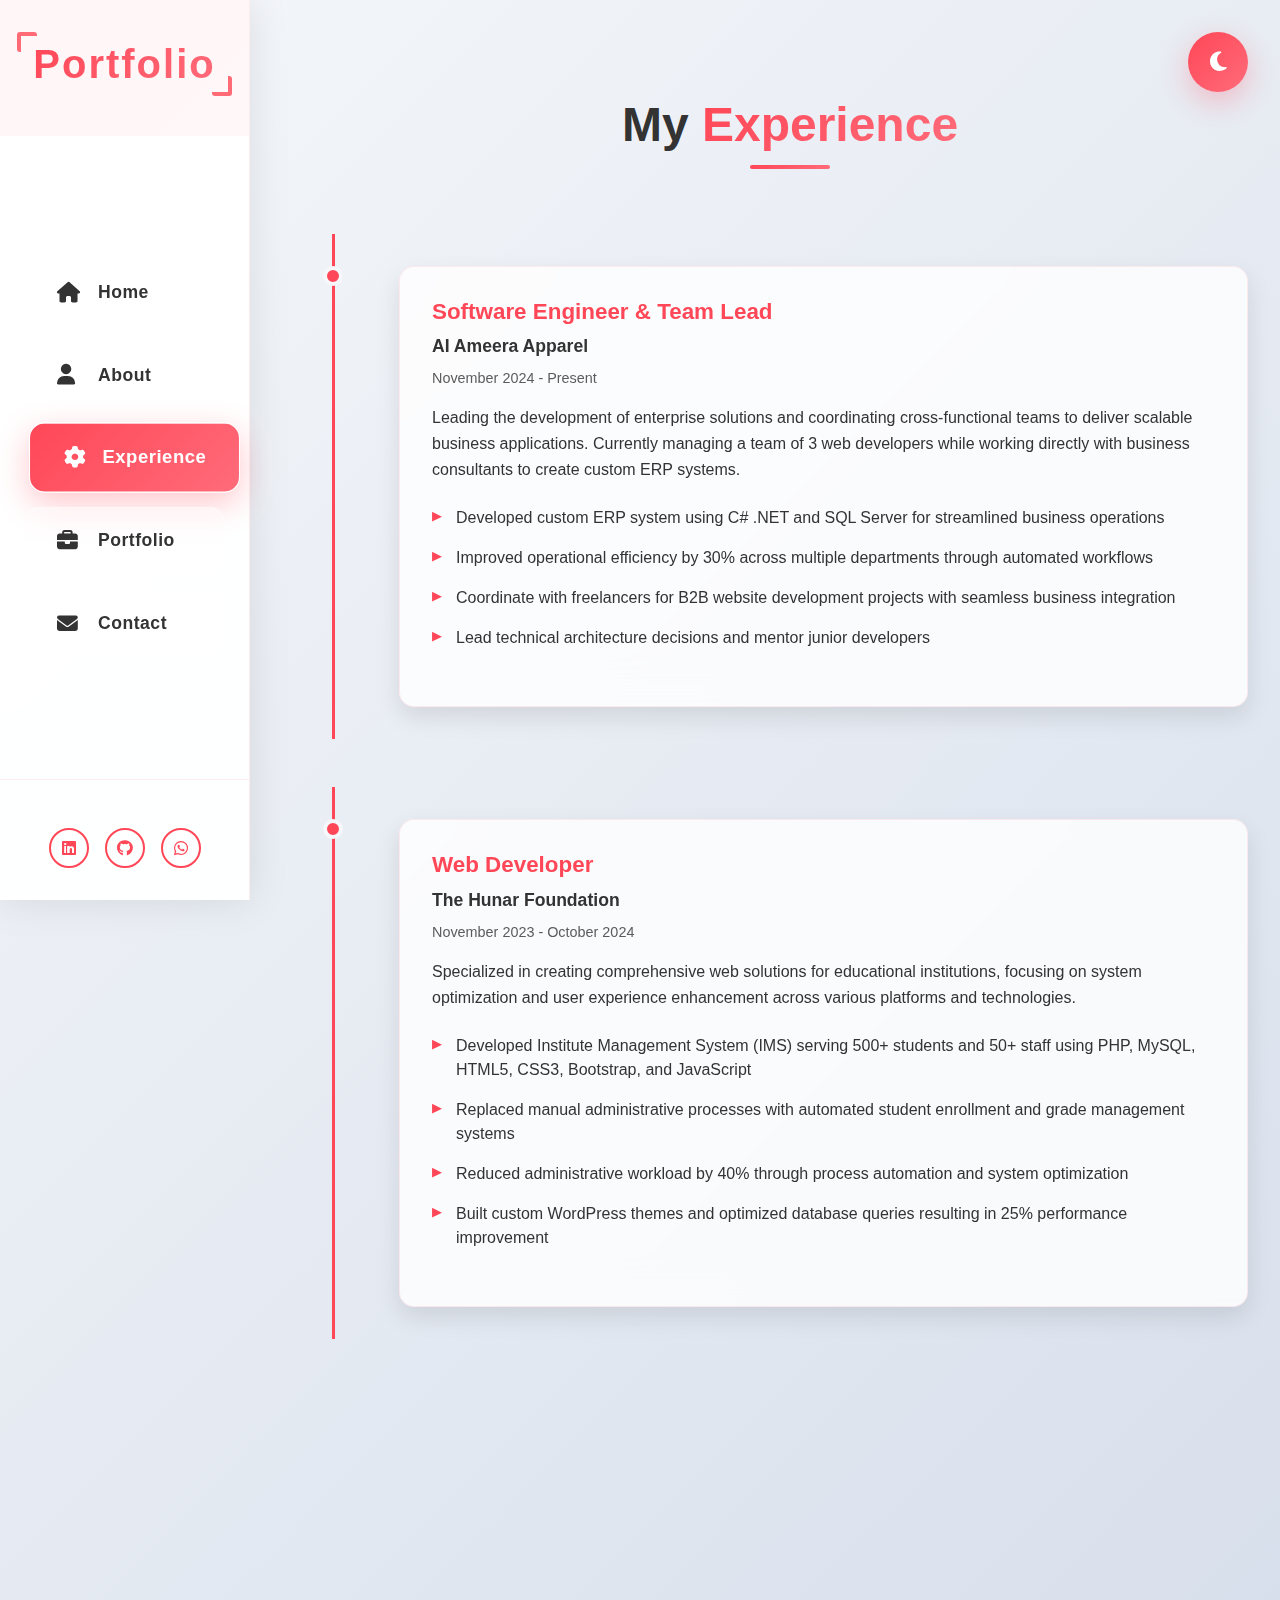
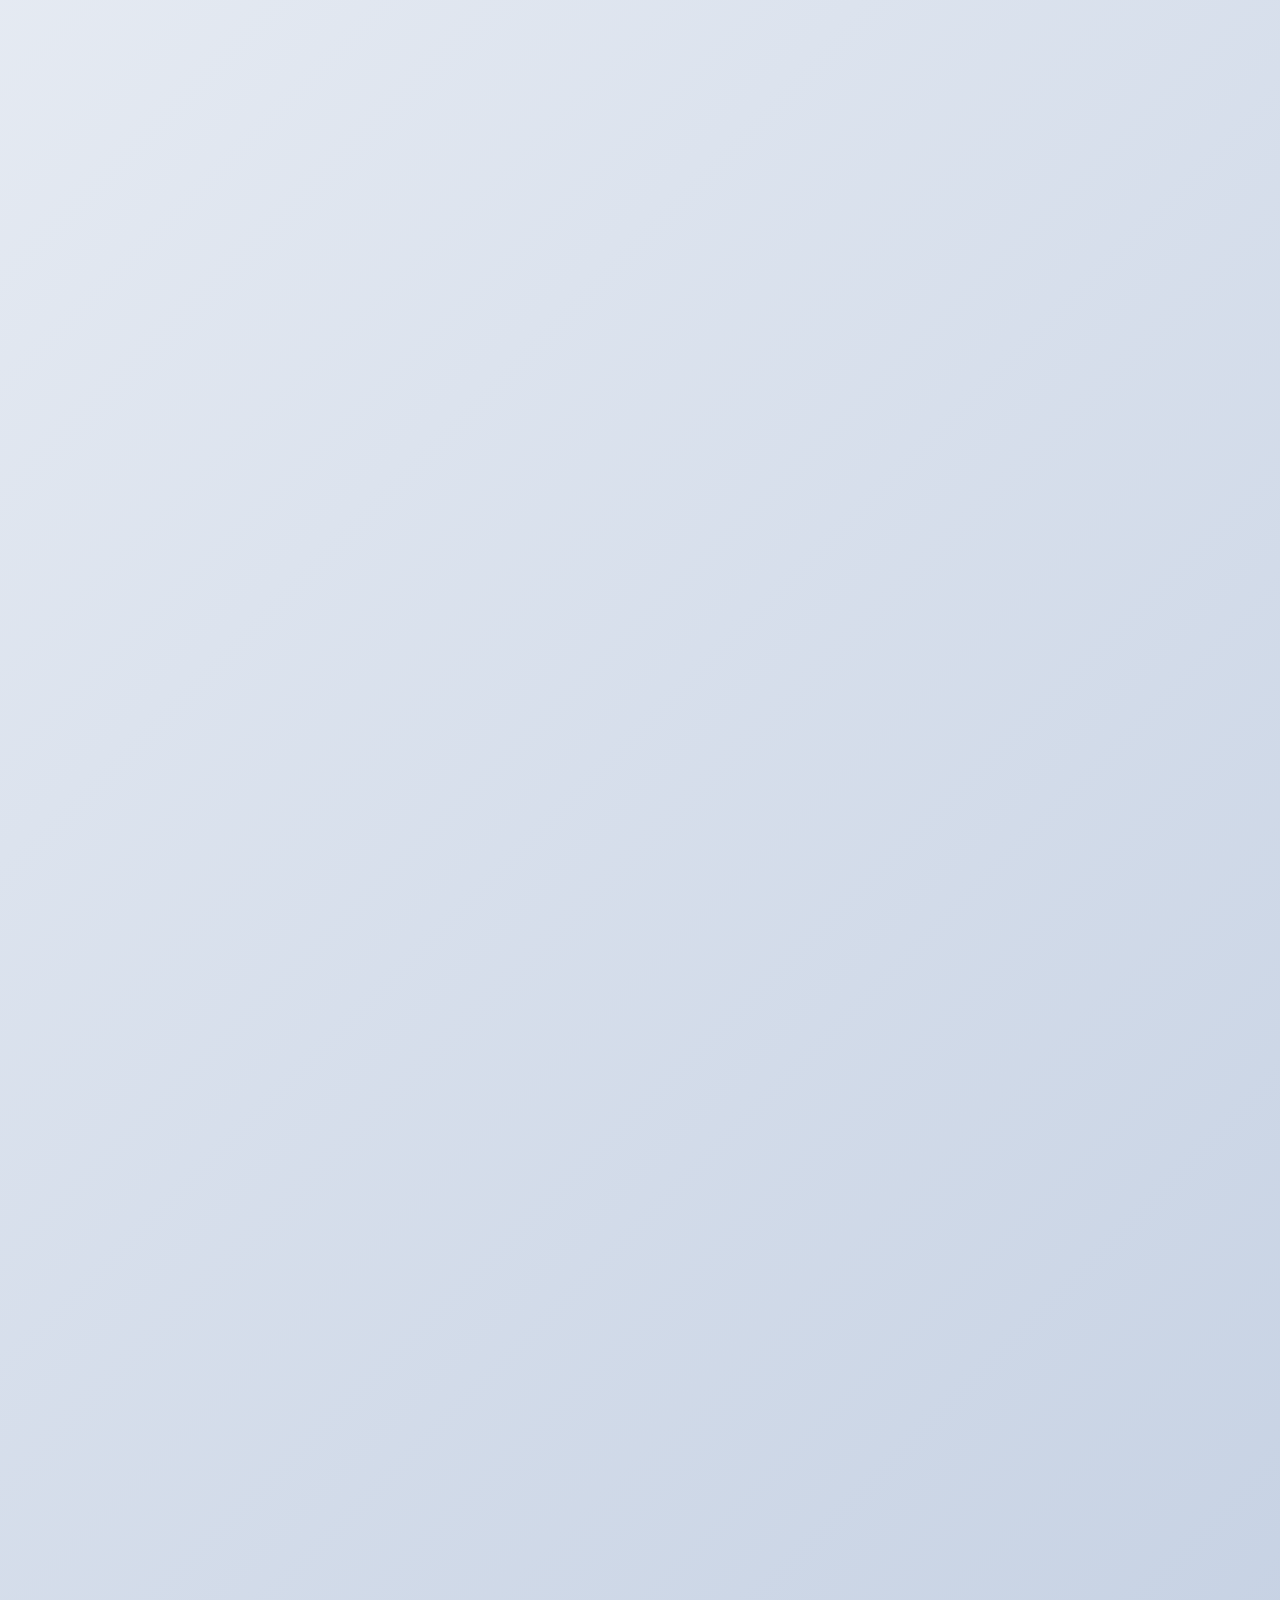
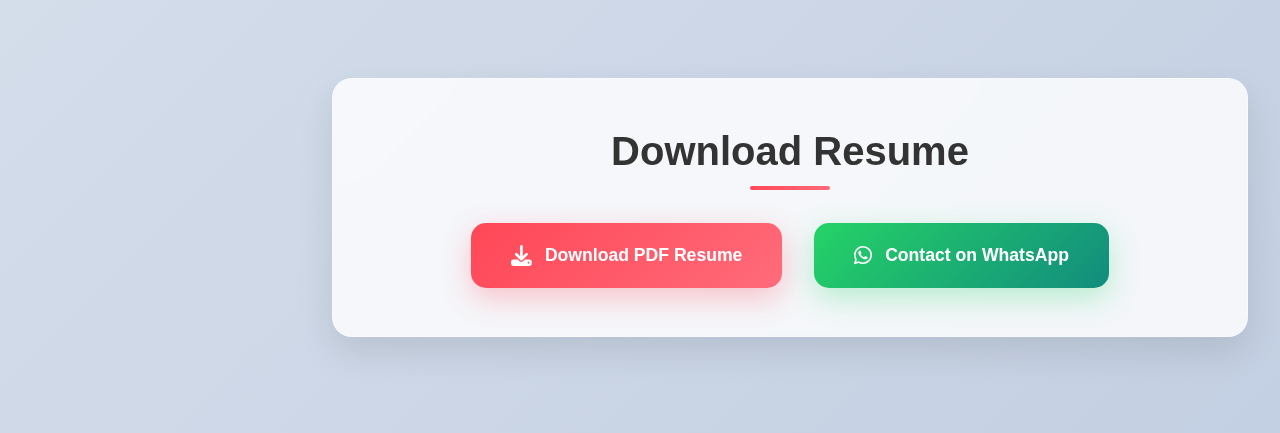
<file: experience.html>
<!DOCTYPE html>
<html lang="en">

<head>
    <meta charset="UTF-8">
    <meta name="viewport" content="width=device-width, initial-scale=1.0">
    <title>Portfolio</title>

    <!-- Favicon Icon -->
    <link rel="icon" href="./assess/image/fav icon.avif" type="image/x-icon">

    <!-- Bootstrap & Font Awesome -->
    <link href="https://cdnjs.cloudflare.com/ajax/libs/bootstrap/5.3.0/css/bootstrap.min.css" rel="stylesheet">
    <link href="https://cdnjs.cloudflare.com/ajax/libs/font-awesome/6.4.0/css/all.min.css" rel="stylesheet">

    <!-- Custom CSS -->
    <link rel="stylesheet" href="./assess/cs/experience.css">
</head>

<body class="light-theme">
    <!-- Mobile Toggle Button -->
    <button class="mobile-toggle" id="mobileToggle">
        <i class="fas fa-bars"></i>
    </button>

    <!-- Overlay for mobile -->
    <div class="overlay" id="overlay"></div>

    <!-- Modern Sidebar -->
    <div class="sidebar" id="sidebar">
        <div class="logo">
            <h2>Portfolio</h2>
        </div>

        <nav class="nav-menu">
            <a href="./index.html" class="nav-item">
                <i class="fas fa-home"></i>
                <span>Home</span>
            </a>
            <a href="./about.html" class="nav-item active">
                <i class="fas fa-user"></i>
                <span>About</span>
            </a>
            <a href="./experience.html" class="nav-item">
                <i class="fas fa-cog"></i>
                <span>Experience</span>
            </a>
            <a href="./portfolio.html" class="nav-item">
                <i class="fas fa-briefcase"></i>
                <span>Portfolio</span>
            </a>
            <a href="./contact.html" class="nav-item">
                <i class="fas fa-envelope"></i>
                <span>Contact</span>
            </a>
        </nav>

        <div class="sidebar-footer">
            <div class="social-links">
                <!-- LinkedIn -->
                <a href="https://www.linkedin.com/in/faizan-mati/?originalSubdomain=pk" class="social-link"
                    target="_blank">
                    <i class="fab fa-linkedin"></i>
                </a>
                <!-- GitHub -->
                <a href="https://github.com/faizan-mati" class="social-link" target="_blank">
                    <i class="fab fa-github"></i>
                </a>
                <!-- Instagram -->
               <a href="https://wa.me/923243354583?text=Hi%20there!%20I%20visited%20your%20portfolio%20and%20wanted%20to%20connect."
                    class="social-link" target="_blank">
                    <i class="fab fa-whatsapp"></i>
                </a>
            </div>
        </div>

    </div>


    <!-- Theme Toggle Button -->
    <button class="theme-toggle" id="themeToggle">
        <i class="fas fa-moon"></i>
    </button>

    <!-- Main Content -->
    <div class="main-content">
        <!-- Experience Section -->
        <section class="section" id="experience">
            <h2 class="section-title">My <span>Experience</span></h2>
            <div class="experience-timeline">
                <div class="timeline-item">
                    <div class="timeline-content">
                        <h3 class="timeline-title">Software Engineer & Team Lead</h3>
                        <div class="timeline-company">AI Ameera Apparel</div>
                        <div class="timeline-date">November 2024 - Present</div>
                        <p class="timeline-description">
                            Leading the development of enterprise solutions and coordinating cross-functional teams to
                            deliver scalable business applications. Currently managing a team of 3 web developers while
                            working directly with business consultants to create custom ERP systems.
                        </p>
                        <ul class="timeline-achievements">
                            <li>Developed custom ERP system using C# .NET and SQL Server for streamlined business
                                operations</li>
                            <li>Improved operational efficiency by 30% across multiple departments through automated
                                workflows</li>
                            <li>Coordinate with freelancers for B2B website development projects with seamless business
                                integration</li>
                            <li>Lead technical architecture decisions and mentor junior developers</li>
                        </ul>
                    </div>
                </div>

                <div class="timeline-item">
                    <div class="timeline-content">
                        <h3 class="timeline-title">Web Developer</h3>
                        <div class="timeline-company">The Hunar Foundation</div>
                        <div class="timeline-date">November 2023 - October 2024</div>
                        <p class="timeline-description">
                            Specialized in creating comprehensive web solutions for educational institutions, focusing
                            on system optimization and user experience enhancement across various platforms and
                            technologies.
                        </p>
                        <ul class="timeline-achievements">
                            <li>Developed Institute Management System (IMS) serving 500+ students and 50+ staff using
                                PHP, MySQL, HTML5, CSS3, Bootstrap, and JavaScript</li>
                            <li>Replaced manual administrative processes with automated student enrollment and grade
                                management systems</li>
                            <li>Reduced administrative workload by 40% through process automation and system
                                optimization</li>
                            <li>Built custom WordPress themes and optimized database queries resulting in 25%
                                performance improvement</li>
                        </ul>
                    </div>
                </div>

                <div class="timeline-item">
                    <div class="timeline-content">
                        <h3 class="timeline-title">Founder & Lead Developer</h3>
                        <div class="timeline-company">EVO TECH STUDIO (Part-time Startup)</div>
                        <div class="timeline-date">2025 - Present</div>
                        <p class="timeline-description">
                            Founded and operate a digital agency providing comprehensive web development services to
                            small and medium businesses. Managing the complete project lifecycle from initial
                            consultation to post-launch support and maintenance.
                        </p>
                        <ul class="timeline-achievements">
                            <li>Successfully acquired 2 clients (gym and embroidery business) within first quarter of
                                operations</li>
                            <li>Developed responsive business websites using modern web technologies and frameworks</li>
                            <li>Handle technical architecture, development, and ongoing client support maintaining 100%
                                satisfaction rate</li>
                            <li>Manage full project lifecycle including client consultation, development, deployment,
                                and maintenance</li>
                        </ul>
                    </div>
                </div>
            </div>
        </section>

        <!-- Page Header -->

        <!-- Skills Section -->
        <section class="skills-section">
            <h2 class="section-title">Technical Skills</h2>
            <div class="skills-grid">
                <div class="skill-category">
                    <h3><i class="fas fa-code"></i> Frontend Development</h3>
                    <div class="skill-item">
                        <span class="skill-name">HTML5</span>
                        <div class="skill-level">
                            <span class="skill-badge expert">Expert</span>
                        </div>
                    </div>
                    <div class="skill-item">
                        <span class="skill-name">CSS3</span>
                        <div class="skill-level">
                            <span class="skill-badge expert">Expert</span>
                        </div>
                    </div>
                    <div class="skill-item">
                        <span class="skill-name">JavaScript</span>
                        <div class="skill-level">
                            <span class="skill-badge proficient">Proficient</span>
                        </div>
                    </div>
                    <div class="skill-item">
                        <span class="skill-name">React.js</span>
                        <div class="skill-level">
                            <span class="skill-badge proficient">Proficient</span>
                        </div>
                    </div>
                    <div class="skill-item">
                        <span class="skill-name">Next.js</span>
                        <div class="skill-level">
                            <span class="skill-badge proficient">Proficient</span>
                        </div>
                    </div>
                    <div class="skill-item">
                        <span class="skill-name">Bootstrap</span>
                        <div class="skill-level">
                            <span class="skill-badge expert">Expert</span>
                        </div>
                    </div>
                </div>

                <div class="skill-category">
                    <h3><i class="fas fa-server"></i> Backend Development</h3>
                    <div class="skill-item">
                        <span class="skill-name">PHP </span>
                        <div class="skill-level">
                            <span class="skill-badge proficient">Proficient</span>
                        </div>
                    </div>
                    <div class="skill-item">
                        <span class="skill-name">Express.js</span>
                        <div class="skill-level">
                            <span class="skill-badge familiar">Familiar</span>
                        </div>
                    </div>
                    <div class="skill-item">
                        <span class="skill-name">Node.js</span>
                        <div class="skill-level">
                            <span class="skill-badge familiar">Familiar</span>
                        </div>
                    </div>
                    <div class="skill-item">
                        <span class="skill-name">C# .NET </span>
                        <div class="skill-level">
                            <span class="skill-badge proficient">Proficient</span>
                        </div>
                    </div>
                    <div class="skill-item">
                        <span class="skill-name">MySQL </span>
                        <div class="skill-level">
                            <span class="skill-badge proficient">Proficient</span>
                        </div>
                    </div>
                    <div class="skill-item">
                        <span class="skill-name">SQL Server</span>
                        <div class="skill-level">
                            <span class="skill-badge proficient">Proficient</span>
                        </div>
                    </div>
                </div>

                <div class="skill-category">
                    <h3><i class="fas fa-tools"></i> Tools & Technologies</h3>
                    <div class="skill-item">
                        <span class="skill-name">Git & GitHub</span>
                        <div class="skill-level">
                            <span class="skill-badge proficient">Proficient</span>
                        </div>
                    </div>
                    <div class="skill-item">
                        <span class="skill-name">VS Code</span>
                        <div class="skill-level">
                            <span class="skill-badge expert">Expert</span>
                        </div>
                    </div>
                    <div class="skill-item">
                        <span class="skill-name">WordPress </span>
                        <div class="skill-level">
                            <span class="skill-badge proficient">Proficient</span>
                        </div>
                    </div>

                    <div class="skill-item">
                        <span class="skill-name">Figma</span>
                        <div class="skill-level">
                            <span class="skill-badge proficient">Proficient</span>
                        </div>
                    </div>
                </div>

                <div class="skill-category">
                    <h3><i class="fas fa-mobile-alt"></i> Additional Skills</h3>
                    <div class="skill-item">
                        <span class="skill-name">Responsive Design</span>
                        <div class="skill-level">
                            <span class="skill-badge expert">Expert</span>
                        </div>
                    </div>
                    <div class="skill-item">
                        <span class="skill-name">UI/UX Design</span>
                        <div class="skill-level">
                            <span class="skill-badge proficient">Proficient</span>
                        </div>
                    </div>
                    <div class="skill-item">
                        <span class="skill-name">Team Leadership</span>
                        <div class="skill-level">
                            <span class="skill-badge proficient">Proficient</span>
                        </div>
                    </div>
                    <div class="skill-item">
                        <span class="skill-name">Problem Solving</span>
                        <div class="skill-level">
                            <span class="skill-badge proficient">Proficient</span>
                        </div>
                    </div>
                    <div class="skill-item">
                        <span class="skill-name">Code Optimization</span>
                        <div class="skill-level">
                            <span class="skill-badge proficient">Proficient</span>
                        </div>
                    </div>
                </div>
            </div>
        </section>

      <section class="resume-section" style="text-align: center; margin-bottom: 4rem;">
            <h2 class="section-title1">Download Resume</h2>
            <div style="display: flex; justify-content: center; gap: 2rem; flex-wrap: wrap;">
                 <a href="./assess/resume/FAIZAN MATI.pdf" target="_blank" class="resume-btn" id="downloadBtn">
                    <i class="fas fa-download"></i>
                    <span>Download PDF Resume</span>
                </a>
                  <a href="https://wa.me/923243354583?text=Hi%20there!%20I%20visited%20your%20portfolio%20and%20wanted%20to%20connect."
                    target="_blank" class="resume-btn whatsapp-btn" id="whatsappBtn">
                    <i class="fab fa-whatsapp"></i>
                    <span>Contact on WhatsApp</span>
                </a>
            </div>
        </section>


    </div>

    <!-- Bootstrap JS -->
    <script src="https://cdnjs.cloudflare.com/ajax/libs/bootstrap/5.3.0/js/bootstrap.bundle.min.js"></script>
    <script src="./assess/js/experience.js"></script>
</file>
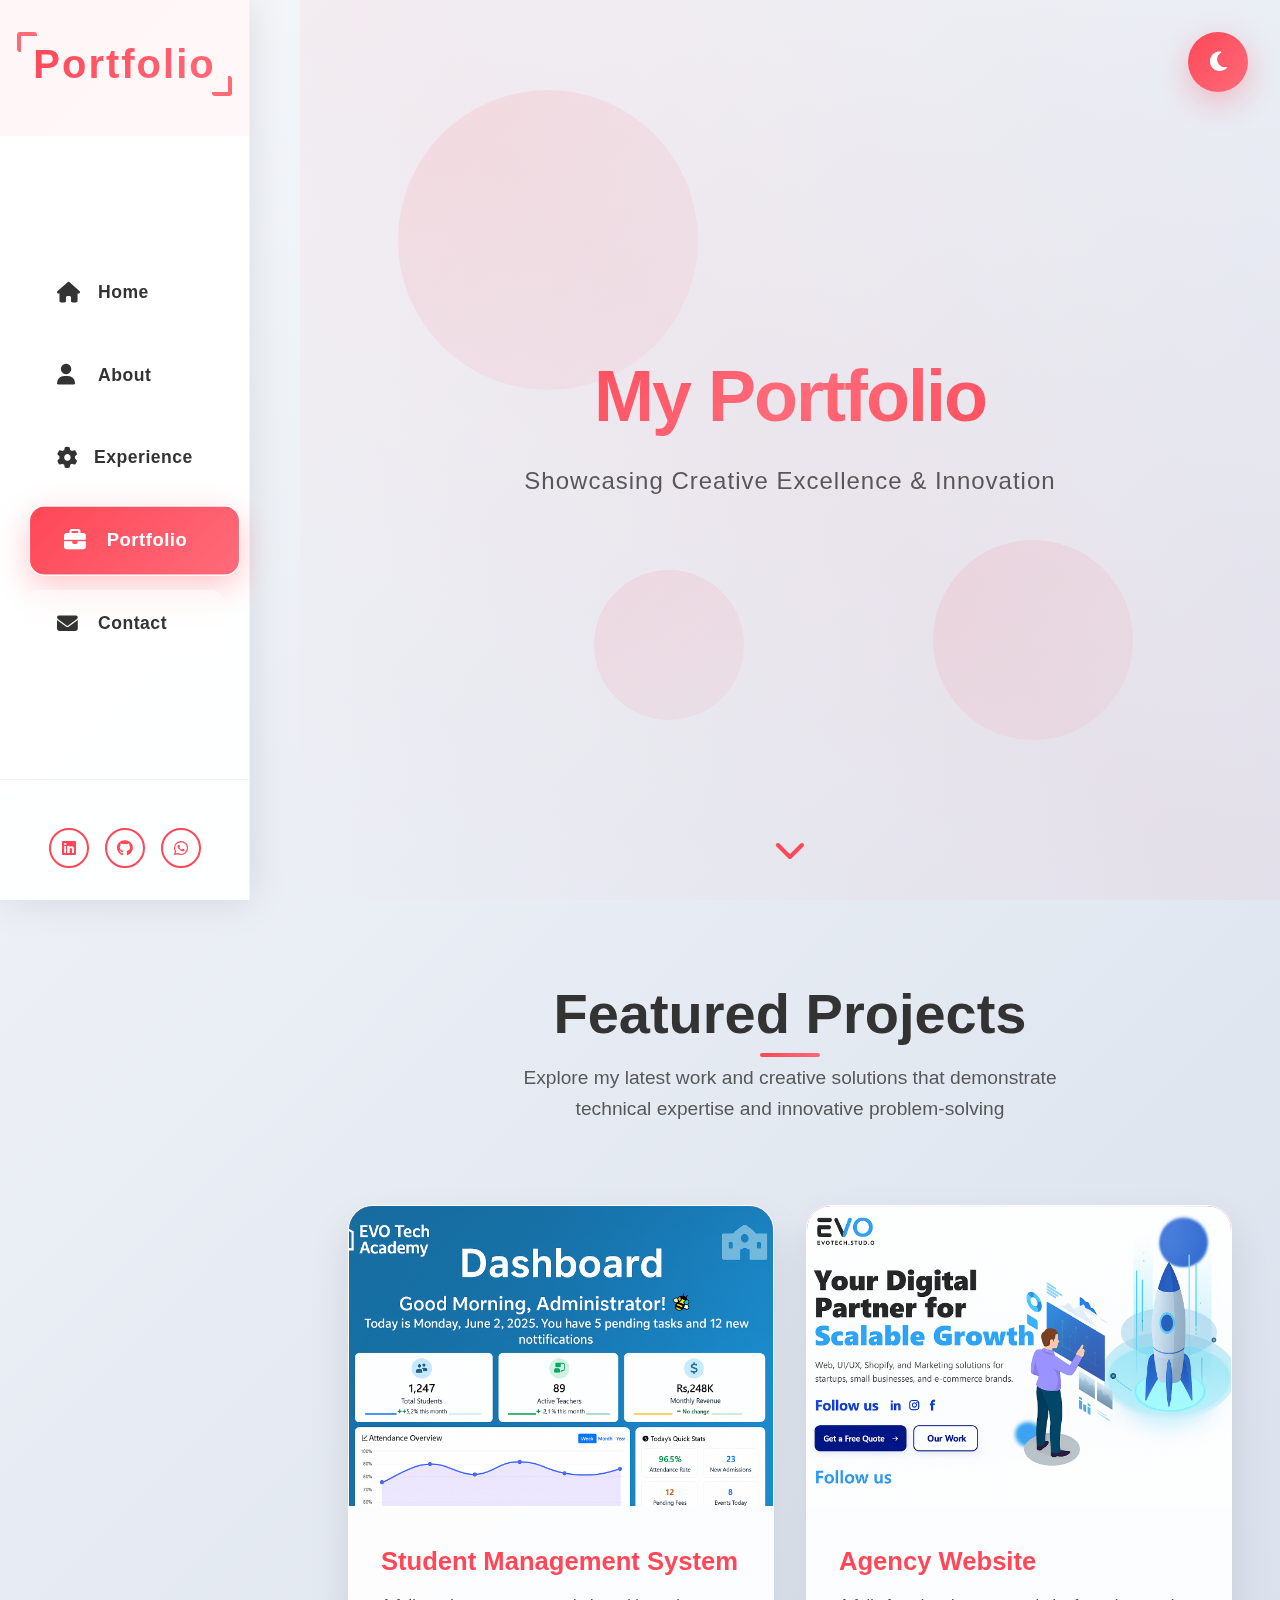
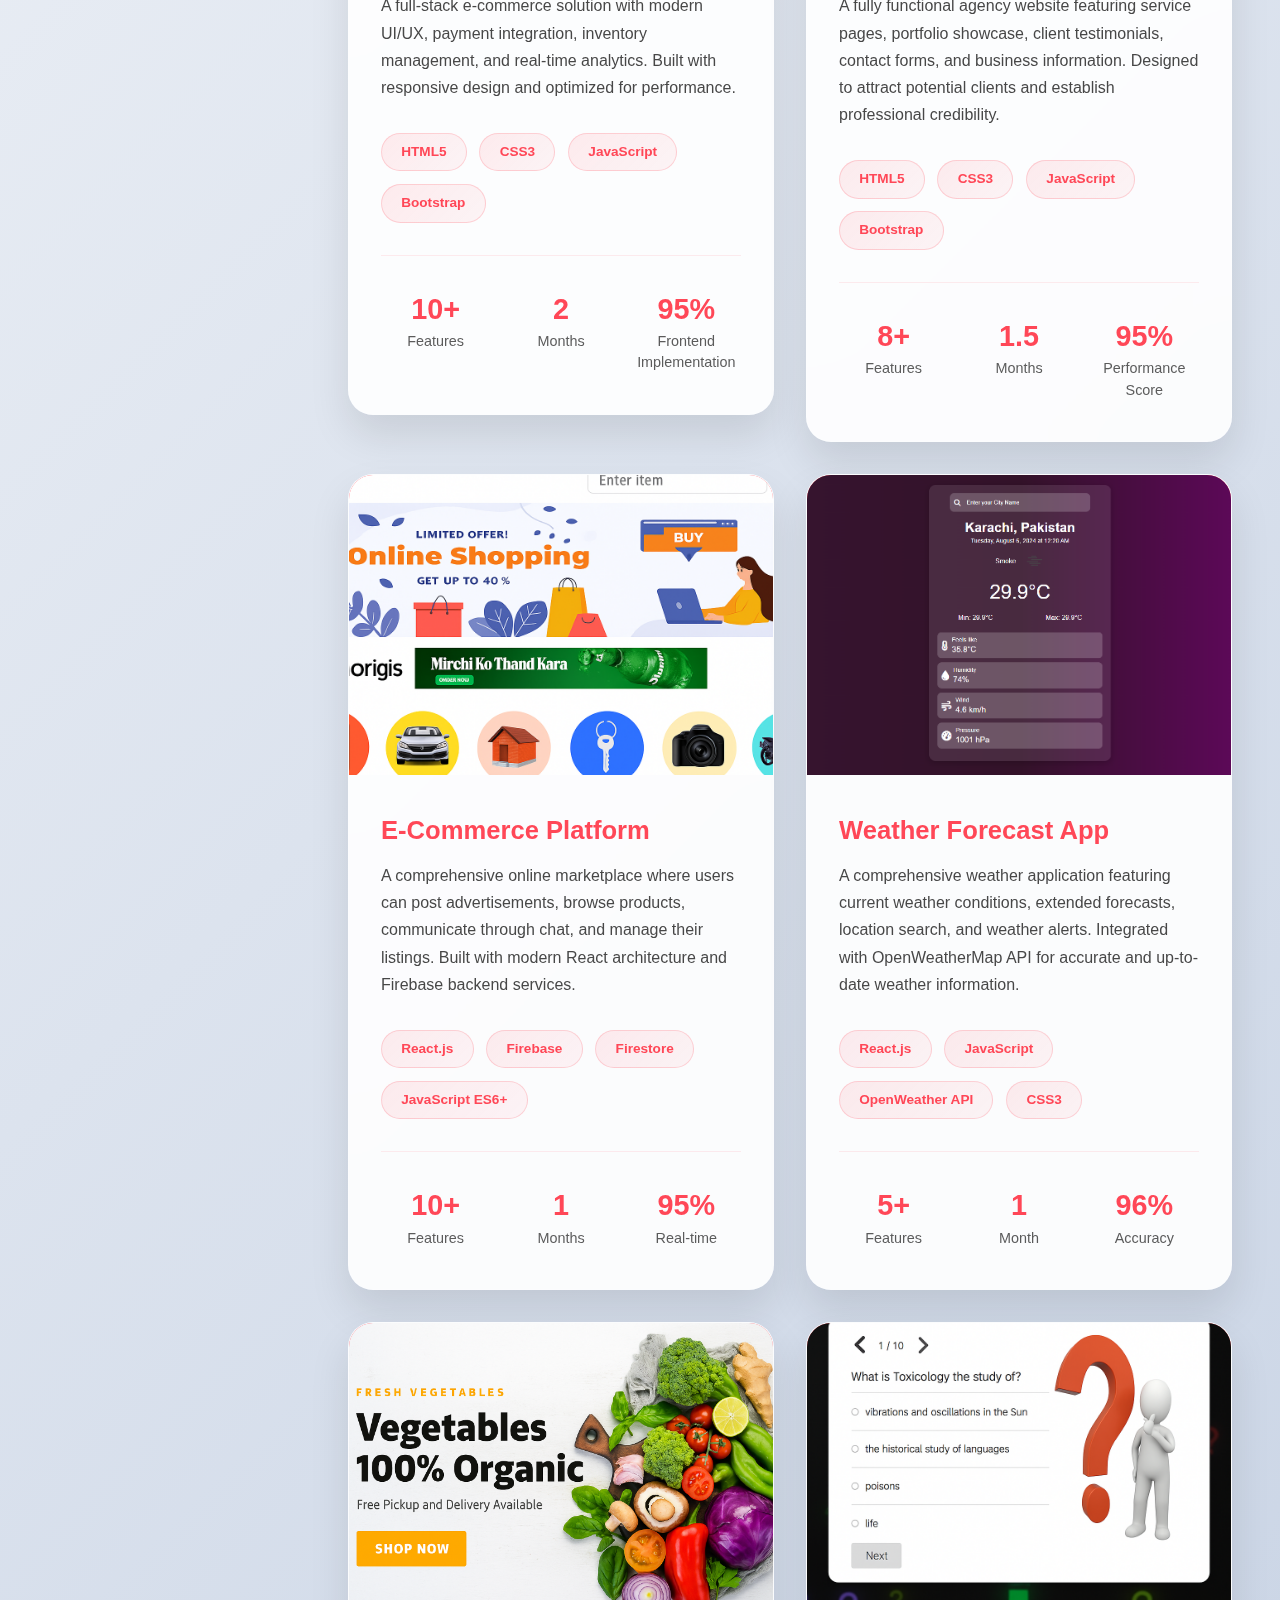
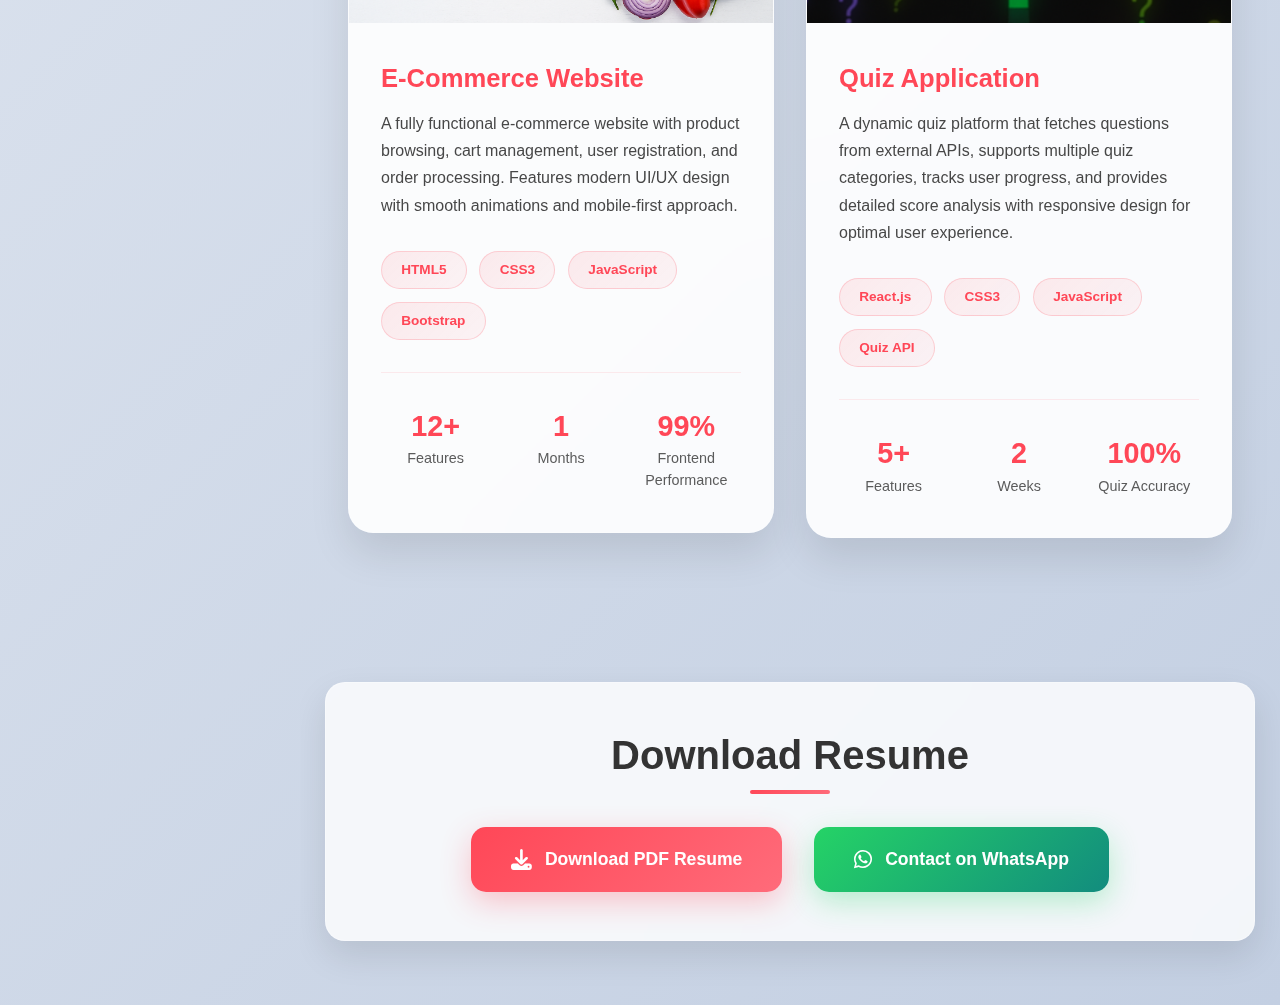
<file: portfolio.html>
<!DOCTYPE html>
<html lang="en">

<head>
    <meta charset="UTF-8">
    <meta name="viewport" content="width=device-width, initial-scale=1.0">
    <title>Modern Portfolio</title>

    <!-- Favicon Icon -->
    <link rel="icon" href="./assess/image/fav icon.avif" type="image/x-icon">

    <!-- Bootstrap & Font Awesome -->
    <link href="https://cdnjs.cloudflare.com/ajax/libs/bootstrap/5.3.0/css/bootstrap.min.css" rel="stylesheet">
    <link href="https://cdnjs.cloudflare.com/ajax/libs/font-awesome/6.4.0/css/all.min.css" rel="stylesheet">
    <link rel="stylesheet" href="./assess/cs/portfolio.css">

</head>

<body class="light-theme">
    <!-- Mobile Toggle Button -->
    <button class="mobile-toggle" id="mobileToggle">
        <i class="fas fa-bars"></i>
    </button>

    <!-- Overlay for mobile -->
    <div class="overlay" id="overlay"></div>

    <!-- Modern Sidebar -->
    <div class="sidebar" id="sidebar">
        <div class="logo">
            <h2>Portfolio</h2>
        </div>

        <nav class="nav-menu">
            <a href="./index.html" class="nav-item">
                <i class="fas fa-home"></i>
                <span>Home</span>
            </a>
            <a href="./about.html" class="nav-item">
                <i class="fas fa-user"></i>
                <span>About</span>
            </a>
            <a href="./experience.html" class="nav-item">
                <i class="fas fa-cog"></i>
                <span>Experience</span>
            </a>
            <a href="./portfolio.html" class="nav-item active">
                <i class="fas fa-briefcase"></i>
                <span>Portfolio</span>
            </a>
            <a href="./contact.html" class="nav-item">
                <i class="fas fa-envelope"></i>
                <span>Contact</span>
            </a>
        </nav>

        <div class="sidebar-footer">
            <div class="social-links">
                <a href="https://www.linkedin.com/in/faizan-mati/?originalSubdomain=pk" class="social-link"
                    target="_blank">
                    <i class="fab fa-linkedin"></i>
                </a>
                <a href="https://github.com/faizan-mati" class="social-link" target="_blank">
                    <i class="fab fa-github"></i>
                </a>
                 <a href="https://wa.me/923243354583?text=Hi%20there!%20I%20visited%20your%20portfolio%20and%20wanted%20to%20connect."
                    class="social-link" target="_blank">
                    <i class="fab fa-whatsapp"></i>
                </a>
            </div>
        </div>
    </div>

    <!-- Theme Toggle Button -->
    <button class="theme-toggle" id="themeToggle">
        <i class="fas fa-moon"></i>
    </button>

    <!-- Main Content -->
    <div class="main-content">
        <!-- Hero Section -->
        <section class="hero-section">
            <div class="floating-elements">
                <div class="floating-shape"></div>
                <div class="floating-shape"></div>
                <div class="floating-shape"></div>
            </div>
            <div class="hero-content">
                <h1 class="hero-title">My Portfolio</h1>
                <p class="hero-subtitle">Showcasing Creative Excellence & Innovation</p>
            </div>
            <div class="scroll-indicator">
                <i class="fas fa-chevron-down fa-2x"></i>
            </div>
        </section>

        <!-- Portfolio Section -->
        <section class="portfolio-section">
            <div class="section-header">
                <h2 class="section-title">Featured Projects</h2>
                <p class="section-description">
                    Explore my latest work and creative solutions that demonstrate technical expertise and innovative
                    problem-solving
                </p>
            </div>

            <div class="portfolio-container">
                <!-- Project 1 -->
                <div class="portfolio-item">
                    <div class="portfolio-image">
                        <img src="./assess/image/sms1.png" alt="SMS" class="project-image">
                        <div class="image-overlay">
                            <a href="https://faizan-mati.github.io/SMS/index.html" target="_blank" class="overlay-btn">
                                <i class="fas fa-eye"></i>
                                View Project
                            </a>
                            <a href="https://github.com/faizan-mati/SMS.git" target="_blank" class="overlay-btn">
                                <i class="fab fa-github"></i>
                                Source Code
                            </a>
                        </div>
                    </div>
                    <div class="portfolio-content">
                        <h3 class="portfolio-title">Student Management System</h3>
                        <p class="portfolio-description">
                            A full-stack e-commerce solution with modern UI/UX, payment integration, inventory
                            management, and real-time analytics. Built with responsive design and optimized for
                            performance.
                        </p>
                        <div class="tech-stack">
                            <span class="tech-badge">HTML5</span>
                            <span class="tech-badge">CSS3</span>
                            <span class="tech-badge">JavaScript</span>
                            <span class="tech-badge">Bootstrap</span>
                        </div>
                        <div class="project-stats">
                            <div class="stat-item">
                                <div class="stat-number">10+</div>
                                <div class="stat-label">Features</div>
                            </div>
                            <div class="stat-item">
                                <div class="stat-number">2</div>
                                <div class="stat-label">Months</div>
                            </div>
                            <div class="stat-item">
                                <div class="stat-number">95%</div>
                                <div class="stat-label">Frontend Implementation</div>
                            </div>
                        </div>
                    </div>
                </div>

                <!-- Project 2 -->
                <div class="portfolio-item">
                    <div class="portfolio-image">
                        <img src="./assess/image/EVO.png" alt="EVO" class="project-image">
                        <div class="image-overlay">
                            <a href="http://faizan-mati.github.io/EVOTECHSTUDIO/" target="_blank" class="overlay-btn">
                                <i class="fas fa-eye"></i>
                                View Project
                            </a>
                            <a href="https://github.com/faizan-mati/EVOTECHSTUDIO.git" target="_blank" class="overlay-btn">
                                <i class="fab fa-github"></i>
                                Source Code
                            </a>
                        </div>
                    </div>
                    <div class="portfolio-content">
                        <h3 class="portfolio-title">Agency Website</h3>
                        <p class="portfolio-description">
                            A fully functional agency website featuring service pages, portfolio showcase, client
                            testimonials, contact forms, and business information. Designed to attract potential clients
                            and establish professional credibility.
                        </p>
                        <div class="tech-stack">
                            <span class="tech-badge">HTML5</span>
                            <span class="tech-badge">CSS3</span>
                            <span class="tech-badge">JavaScript</span>
                            <span class="tech-badge">Bootstrap</span>
                        </div>
                        <div class="project-stats">
                            <div class="stat-item">
                                <div class="stat-number">8+</div>
                                <div class="stat-label">Features</div>
                            </div>
                            <div class="stat-item">
                                <div class="stat-number">1.5</div>
                                <div class="stat-label">Months</div>
                            </div>
                            <div class="stat-item">
                                <div class="stat-number">95%</div>
                                <div class="stat-label">Performance Score</div>
                            </div>
                        </div>
                    </div>
                </div>

                <!-- Project 3 -->
                <div class="portfolio-item">
                    <div class="portfolio-image">
                        <img src="./assess/image/olx2.png" alt="E-Commerce Platform" class="project-image">
                        <div class="image-overlay">
                            <a href="https://olx-blue.vercel.app/" target="_blank" class="overlay-btn">
                                <i class="fas fa-eye"></i>
                                View Project
                            </a>
                            <a href="https://github.com/faizan-mati/olx.git" target="_blank" class="overlay-btn">
                                <i class="fab fa-github"></i>
                                Source Code
                            </a>
                        </div>
                    </div>
                    <div class="portfolio-content">
                        <h3 class="portfolio-title">E-Commerce Platform</h3>
                        <p class="portfolio-description">
                            A comprehensive online marketplace where users can post advertisements, browse products,
                            communicate through chat, and manage their listings. Built with modern React architecture
                            and Firebase backend services.
                        </p>
                        <div class="tech-stack">
                            <span class="tech-badge">React.js</span>
                            <span class="tech-badge">Firebase</span>
                            <span class="tech-badge">Firestore</span>
                            <span class="tech-badge">JavaScript ES6+</span>
                        </div>
                        <div class="project-stats">
                            <div class="stat-item">
                                <div class="stat-number">10+</div>
                                <div class="stat-label">Features</div>
                            </div>
                            <div class="stat-item">
                                <div class="stat-number">1</div>
                                <div class="stat-label">Months</div>
                            </div>
                            <div class="stat-item">
                                <div class="stat-number">95%</div>
                                <div class="stat-label">Real-time</div>
                            </div>
                        </div>
                    </div>
                </div>

                <!-- Project 4 -->
                <div class="portfolio-item">
                    <div class="portfolio-image">
                        <img src="./assess/image/weather2.png" alt="Weather Forecast App" class="project-image">
                        <div class="image-overlay">
                            <a href="https://faizan-mati.github.io/weatherApp/" target="_blank" class="overlay-btn">
                                <i class="fas fa-eye"></i>
                                View Project
                            </a>
                            <a href="#" target="_blank" class="overlay-btn">
                                <i class="fab fa-github"></i>
                                Source Code
                            </a>
                        </div>
                    </div>
                    <div class="portfolio-content">
                        <h3 class="portfolio-title">Weather Forecast App</h3>
                        <p class="portfolio-description">
                            A comprehensive weather application featuring current weather conditions, extended
                            forecasts, location search, and weather alerts. Integrated with OpenWeatherMap API for
                            accurate and up-to-date weather information.
                        </p>
                        <div class="tech-stack">
                            <span class="tech-badge">React.js</span>
                            <span class="tech-badge">JavaScript</span>
                            <span class="tech-badge">OpenWeather API</span>
                            <span class="tech-badge">CSS3</span>
                        </div>
                        <div class="project-stats">
                            <div class="stat-item">
                                <div class="stat-number">5+</div>
                                <div class="stat-label">Features</div>
                            </div>
                            <div class="stat-item">
                                <div class="stat-number">1</div>
                                <div class="stat-label">Month</div>
                            </div>
                            <div class="stat-item">
                                <div class="stat-number">96%</div>
                                <div class="stat-label">Accuracy</div>
                            </div>
                        </div>
                    </div>
                </div>

                <!-- Project 5 -->
                <div class="portfolio-item">
                    <div class="portfolio-image">
                        <img src="./assess/image/e-commerce.png" alt="E-Commerce Website" class="project-image">
                        <div class="image-overlay">
                            <a href="https://ahmed-web-solution.github.io/e-commerce/" target="_blank" class="overlay-btn">
                                <i class="fas fa-eye"></i>
                                View Project
                            </a>
                            <a href="#" target="_blank" class="overlay-btn">
                                <i class="fab fa-github"></i>
                                Source Code
                            </a>
                        </div>
                    </div>
                    <div class="portfolio-content">
                        <h3 class="portfolio-title">E-Commerce Website</h3>
                        <p class="portfolio-description">
                            A fully functional e-commerce website with product browsing, cart management, user
                            registration, and order processing. Features modern UI/UX design with smooth animations and
                            mobile-first approach.
                        </p>
                        <div class="tech-stack">
                            <span class="tech-badge">HTML5</span>
                            <span class="tech-badge">CSS3</span>
                            <span class="tech-badge">JavaScript</span>
                            <span class="tech-badge">Bootstrap</span>
                        </div>
                        <div class="project-stats">
                            <div class="stat-item">
                                <div class="stat-number">12+</div>
                                <div class="stat-label">Features</div>
                            </div>
                            <div class="stat-item">
                                <div class="stat-number">1</div>
                                <div class="stat-label">Months</div>
                            </div>
                            <div class="stat-item">
                                <div class="stat-number">99%</div>
                                <div class="stat-label">Frontend Performance</div>
                            </div>
                        </div>
                    </div>
                </div>

                <!-- Project 6 -->
                <div class="portfolio-item">
                    <div class="portfolio-image">
                        <img src="./assess/image/quiz (2).png" alt="Quiz Application" class="project-image">
                        <div class="image-overlay">
                            <a href="https://quiz-xi-three.vercel.app/" target="_blank" class="overlay-btn">
                                <i class="fas fa-eye"></i>
                                View Project
                            </a>
                            <a href="https://github.com/faizan-mati/QUIZ.git" target="_blank" class="overlay-btn">
                                <i class="fab fa-github"></i>
                                Source Code
                            </a>
                        </div>
                    </div>
                    <div class="portfolio-content">
                        <h3 class="portfolio-title">Quiz Application</h3>
                        <p class="portfolio-description">
                            A dynamic quiz platform that fetches questions from external APIs, supports multiple quiz
                            categories, tracks user progress, and provides detailed score analysis with responsive
                            design for optimal user experience.
                        </p>
                        <div class="tech-stack">
                            <span class="tech-badge">React.js</span>
                            <span class="tech-badge">CSS3</span>
                            <span class="tech-badge">JavaScript</span>
                            <span class="tech-badge">Quiz API</span>
                        </div>
                        <div class="project-stats">
                            <div class="stat-item">
                                <div class="stat-number">5+</div>
                                <div class="stat-label">Features</div>
                            </div>
                            <div class="stat-item">
                                <div class="stat-number">2</div>
                                <div class="stat-label">Weeks</div>
                            </div>
                            <div class="stat-item">
                                <div class="stat-number">100%</div>
                                <div class="stat-label"> Quiz Accuracy</div>
                            </div>
                        </div>
                    </div>
                </div>
            </div>
        </section>

        <!-- Resume Section -->
     <section class="resume-section" style="text-align: center; margin-bottom: 4rem;">
            <h2 class="section-title1">Download Resume</h2>
            <div style="display: flex; justify-content: center; gap: 2rem; flex-wrap: wrap;">
          <a href="./assess/resume/FAIZAN MATI.pdf" target="_blank" class="resume-btn" id="downloadBtn">
                    <i class="fas fa-download"></i>
                    <span>Download PDF Resume</span>
                </a>
                <a href="https://wa.me/923243354583?text=Hi%20there!%20I%20visited%20your%20portfolio%20and%20wanted%20to%20connect." 
                    target="_blank" class="resume-btn whatsapp-btn" id="whatsappBtn">
                    <i class="fab fa-whatsapp"></i>
                    <span>Contact on WhatsApp</span>
                </a>
            </div>
        </section>

    </div>

    <!-- Bootstrap JS -->
    <script src="https://cdnjs.cloudflare.com/ajax/libs/bootstrap/5.3.0/js/bootstrap.bundle.min.js"></script>
    <script src="./assess/js/portfolio.js"></script>

</body>

</html>
</file>
<file: assess/cs/style.css>
:root {
    --primary-color: #FF4757;
    --primary-dark: #e63946;
    --bg-light: #f8f9fa;
    --bg-dark: #0a0a0a;
    --text-light: #333;
    --text-dark: #fff;
    --sidebar-light: #fff;
    --sidebar-dark: #1a1a1a;
    --card-light: #fff;
    --card-dark: #333;
    --gradient-primary: linear-gradient(135deg, #FF4757, #ff6b7a);
    --glass-bg: rgba(255, 255, 255, 0.1);
    --glass-border: rgba(255, 255, 255, 0.2);
}

* {
    margin: 0;
    padding: 0;
    box-sizing: border-box;
}

body {
    font-family: 'Segoe UI', Tahoma, Geneva, Verdana, sans-serif;
    transition: all 0.4s cubic-bezier(0.4, 0, 0.2, 1);
    overflow-x: hidden;
}

/* Light Theme */
body.light-theme {
    background: linear-gradient(135deg, #f5f7fa 0%, #c3cfe2 100%);
    color: var(--text-light);
}

/* Dark Theme */
body.dark-theme {
    background: linear-gradient(135deg, #0c0c0c 0%, #1a1a2e 100%);
    color: var(--text-dark);
}

/* Modern Sidebar Styles */
.sidebar {
    position: fixed;
    top: 0;
    left: 0;
    height: 100vh;
    width: 250px;
    transition: all 0.4s cubic-bezier(0.4, 0, 0.2, 1);
    z-index: 1000;
    backdrop-filter: blur(20px);
    display: flex;
    flex-direction: column;
}

.light-theme .sidebar {
    background: rgba(255, 255, 255, 0.95);
    border-right: 1px solid rgba(255, 71, 87, 0.1);
    box-shadow: 0 0 40px rgba(0, 0, 0, 0.1);
}

.dark-theme .sidebar {
    background: rgba(26, 26, 26, 0.95);
    border-right: 1px solid rgba(255, 71, 87, 0.2);
    box-shadow: 0 0 40px rgba(0, 0, 0, 0.3);
}

.logo {
    padding: 2.5rem 2rem;
    position: relative;
    overflow: hidden;
}

.logo::before {
    content: '';
    position: absolute;
    top: 0;
    left: -100%;
    width: 100%;
    height: 100%;
    background: var(--gradient-primary);
    opacity: 0.05;
    transition: all 0.6s ease;
    z-index: -1;
}

.logo:hover::before {
    left: 0;
}

.logo h2 {
    font-size: 2.5rem;
    font-weight: 700;
    background: var(--gradient-primary);
    -webkit-background-clip: text;
    -webkit-text-fill-color: transparent;
    background-clip: text;
    position: relative;
    text-align: center;
    letter-spacing: 2px;
}

.logo h2::before {
    content: '';
    position: absolute;
    top: -8px;
    left: -15px;
    width: 20px;
    height: 20px;
    border-top: 4px solid var(--primary-color);
    border-left: 4px solid var(--primary-color);
    border-radius: 3px;
    opacity: 0.8;
    animation: pulse 2s infinite;
}

.logo h2::after {
    content: '';
    position: absolute;
    bottom: -8px;
    right: -15px;
    width: 20px;
    height: 20px;
    border-bottom: 4px solid var(--primary-color);
    border-right: 4px solid var(--primary-color);
    border-radius: 3px;
    opacity: 0.8;
    animation: pulse 2s infinite 1s;
}

/* Centered Navigation Menu */
.nav-menu {
    flex: 1;
    display: flex;
    flex-direction: column;
    justify-content: center;
    align-items: center;
    gap: 1rem;
    padding: 2rem 1.5rem;
}

.nav-item {
    display: flex;
    align-items: center;
    justify-content: flex-start;
    padding: 1.2rem 2rem;
    text-decoration: none;
    transition: all 0.4s cubic-bezier(0.4, 0, 0.2, 1);
    border-radius: 15px;
    position: relative;
    width: 100%;
    max-width: 220px;
    overflow: hidden;
    backdrop-filter: blur(10px);
    font-weight: 500;
    font-size: 1.1rem;
}

.light-theme .nav-item {
    color: var(--text-light);
    background: rgba(255, 255, 255, 0.3);
    border: 1px solid rgba(255, 255, 255, 0.2);
}

.dark-theme .nav-item {
    color: var(--text-dark);
    background: rgba(255, 255, 255, 0.05);
    border: 1px solid rgba(255, 255, 255, 0.1);
}

.nav-item::before {
    content: '';
    position: absolute;
    top: 0;
    left: -100%;
    width: 100%;
    height: 100%;
    background: var(--gradient-primary);
    transition: all 0.4s cubic-bezier(0.4, 0, 0.2, 1);
    z-index: -1;
}

.nav-item:hover::before,
.nav-item.active::before {
    left: 0;
}

.nav-item:hover,
.nav-item.active {
    color: white;
    transform: translateX(10px) scale(1.05);
    box-shadow: 0 10px 30px rgba(255, 71, 87, 0.3);
}

.nav-item i {
    margin-right: 1rem;
    font-size: 1.3rem;
    width: 25px;
    transition: all 0.3s ease;
}

.nav-item:hover i {
    transform: scale(1.2) rotate(5deg);
}

.nav-item span {
    font-weight: 600;
    letter-spacing: 0.5px;
}

/* Footer in sidebar */
.sidebar-footer {
    padding: 2rem;
    text-align: center;
    border-top: 1px solid rgba(255, 71, 87, 0.1);
}

.social-links {
    display: flex;
    justify-content: center;
    gap: 1rem;
    margin-top: 1rem;
}

.social-link {
    display: flex;
    align-items: center;
    justify-content: center;
    width: 40px;
    height: 40px;
    border-radius: 50%;
    text-decoration: none;
    transition: all 0.3s ease;
    border: 2px solid var(--primary-color);
    color: var(--primary-color);
}

.social-link:hover {
    background: var(--primary-color);
    color: white;
    transform: translateY(-3px) scale(1.1);
    box-shadow: 0 5px 15px rgba(255, 71, 87, 0.4);
}

/* Main Content */
.main-content {
    margin-left: 300px;
    min-height: 100vh;
    padding: 2rem;
    position: relative;
}

/* Modern Theme Toggle */
.theme-toggle {
    position: absolute;
    top: 2rem;
    right: 2rem;
    background: var(--gradient-primary);
    border: none;
    border-radius: 50%;
    width: 60px;
    height: 60px;
    display: flex;
    align-items: center;
    justify-content: center;
    cursor: pointer;
    transition: all 0.4s cubic-bezier(0.4, 0, 0.2, 1);
    color: white;
    font-size: 1.4rem;
    box-shadow: 0 10px 30px rgba(255, 71, 87, 0.3);
}

.theme-toggle:hover {
    transform: scale(1.1) rotate(180deg);
    box-shadow: 0 15px 40px rgba(255, 71, 87, 0.5);
}

/* Enhanced Hero Section */
.hero-section {
    display: flex;
    align-items: center;
    min-height: 100vh;
    gap: 5rem;
    position: relative;
}

.hero-content {
    flex: 1;
    max-width: 650px;
}

.hero-content h1 {
    font-size: 3rem;
    font-weight: 300;
    margin-bottom: 1.5rem;
    line-height: 1.1;
}

.hero-content .name {
    background: var(--gradient-primary);
    -webkit-background-clip: text;
    -webkit-text-fill-color: transparent;
    background-clip: text;
    font-weight: 700;
    font-style: italic;
}

.hero-content .title {
    font-size: 2.8rem;
    font-weight: 800;
    margin: 1.5rem 0;
}

.hero-content .title span {
    background: var(--gradient-primary);
    -webkit-background-clip: text;
    -webkit-text-fill-color: transparent;
    background-clip: text;
}

.hero-description {
    font-size: 1.2rem;
    line-height: 1.8;
    margin: 2.5rem 0;
    opacity: 0.9;
    font-weight: 400;
}

.cta-button {
    background: var(--gradient-primary);
    color: white;
    padding: 1.2rem 3rem;
    border: none;
    border-radius: 50px;
    font-size: 1.2rem;
    font-weight: 600;
    cursor: pointer;
    transition: all 0.4s cubic-bezier(0.4, 0, 0.2, 1);
    text-decoration: none;
    display: inline-block;
    position: relative;
    overflow: hidden;
    box-shadow: 0 10px 30px rgba(255, 71, 87, 0.3);
}

.cta-button::before {
    content: '';
    position: absolute;
    top: 0;
    left: -100%;
    width: 100%;
    height: 100%;
    background: linear-gradient(135deg, rgba(255, 255, 255, 0.2), transparent);
    transition: all 0.6s ease;
}

.cta-button:hover::before {
    left: 100%;
}

.cta-button:hover {
    transform: translateY(-5px) scale(1.05);
    box-shadow: 0 20px 50px rgba(255, 71, 87, 0.4);
    color: white;
}

/* Enhanced Hero Image */
.hero-image {
    flex: 1;
    position: relative;
    max-width: 400px;
}

.hero-image img {
    width: 100%;
    height: 500px;
    object-fit: cover;
    border-radius: 25px;
    position: relative;
    z-index: 2;
    transition: all 0.4s ease;
    filter: brightness(1.1) contrast(1.1);
}

.hero-image:hover img {
    transform: scale(1.02);
}

.hero-image::before {
    content: '';
    position: absolute;
    top: -25px;
    left: -25px;
    right: 25px;
    bottom: 25px;
    background: var(--gradient-primary);
    border-radius: 25px;
    z-index: 1;
    opacity: 0.8;
    animation: float 6s ease-in-out infinite;
}

.hero-image::after {
    content: '';
    position: absolute;
    bottom: -25px;
    right: -25px;
    width: 50px;
    height: 50px;
    border-bottom: 5px solid var(--primary-color);
    border-right: 5px solid var(--primary-color);
    border-radius: 5px;
    z-index: 3;
    animation: pulse 2s infinite;
}

/* Typing animation styles */
#typing-name,
#typing-title {
    position: relative;
}

#typing-name::after,
#typing-title::after {
    content: '|';
    animation: blink 1s infinite;
    opacity: 1;
    color: var(--primary-color);
    font-weight: normal;
}

@keyframes blink {

    0%,
    100% {
        opacity: 1;
    }

    50% {
        opacity: 0;
    }
}

/* Mobile Responsiveness */
.mobile-toggle {
    display: none;
    position: fixed;
    top: 1.5rem;
    left: 1.5rem;
    z-index: 1001;
    background: var(--gradient-primary);
    color: white;
    border: none;
    padding: 0.8rem;
    border-radius: 12px;
    font-size: 1.3rem;
    cursor: pointer;
    box-shadow: 0 5px 20px rgba(255, 71, 87, 0.3);
    transition: all 0.3s ease;
}

.mobile-toggle:hover {
    transform: scale(1.1);
}

@media (max-width: 992px) {
    .sidebar {
        transform: translateX(-100%);
        width: 280px;
    }

    .sidebar.show {
        transform: translateX(0);
    }

    .main-content {
        margin-left: 0;
        padding: 1.5rem;
    }

    .mobile-toggle {
        display: block;
    }

    .hero-section {
        flex-direction: column-reverse;
        text-align: center;
        gap: 3rem;
        min-height: auto;
        padding-top: 5rem;
    }

    .hero-content h1 {
        font-size: 3rem;
    }

    .hero-content .title {
        font-size: 2.2rem;
    }

    .hero-image {
        max-width: 350px;
    }

    .hero-image img {
        height: 450px;
    }

    .theme-toggle {
        top: 1.5rem;
        right: 5rem;
        width: 50px;
        height: 50px;
        font-size: 1.2rem;
    }
}

@media (max-width: 576px) {
    .hero-content h1 {
        font-size: 2.2rem;
    }

    .hero-content .title {
        font-size: 1.8rem;
    }

    .hero-image {
        max-width: 300px;
    }

    .hero-image img {
        height: 380px;
    }

    .main-content {
        padding: 1rem;
    }

    .nav-item {
        padding: 1rem 1.5rem;
        font-size: 1rem;
    }

    .sidebar {
        width: 250px;
    }
}

/* Overlay for mobile */
.overlay {
    display: none;
    position: fixed;
    top: 0;
    left: 0;
    width: 100%;
    height: 100%;
    background-color: rgba(0, 0, 0, 0.6);
    backdrop-filter: blur(5px);
    z-index: 999;
    transition: all 0.3s ease;
}

.overlay.show {
    display: block;
}

/* Enhanced Animations */
@keyframes fadeInUp {
    from {
        opacity: 0;
        transform: translateY(50px);
    }

    to {
        opacity: 1;
        transform: translateY(0);
    }
}

@keyframes float {

    0%,
    100% {
        transform: translateY(0);
    }

    50% {
        transform: translateY(-20px);
    }
}

@keyframes pulse {

    0%,
    100% {
        opacity: 0.8;
        transform: scale(1);
    }

    50% {
        opacity: 1;
        transform: scale(1.1);
    }
}

.hero-content>* {
    animation: fadeInUp 1s cubic-bezier(0.4, 0, 0.2, 1) forwards;
    opacity: 0;
}

.hero-content h1 {
    animation-delay: 0.2s;
}

.hero-content .title {
    animation-delay: 0.4s;
}

.hero-description {
    animation-delay: 0.6s;
}

.cta-button {
    animation-delay: 0.8s;
}

.hero-image {
    animation: fadeInUp 1.2s cubic-bezier(0.4, 0, 0.2, 1) forwards;
    animation-delay: 0.3s;
    opacity: 0;
}

.nav-item {
    animation: fadeInUp 0.6s cubic-bezier(0.4, 0, 0.2, 1) forwards;
    opacity: 0;
}

.nav-item:nth-child(1) {
    animation-delay: 0.1s;
}

.nav-item:nth-child(2) {
    animation-delay: 0.2s;
}

.nav-item:nth-child(3) {
    animation-delay: 0.3s;
}

.nav-item:nth-child(4) {
    animation-delay: 0.4s;
}

.nav-item:nth-child(5) {
    animation-delay: 0.5s;
}



/* Resume Section Styles */
.resume-section {
    padding: 3rem 0;
    border-radius: 20px;
    margin: 4rem 0;
    backdrop-filter: blur(20px);
}

.light-theme .resume-section {
    background: rgba(255, 255, 255, 0.8);
    border: 1px solid rgba(255, 255, 255, 0.3);
    box-shadow: 0 15px 35px rgba(0, 0, 0, 0.1);
}

.dark-theme .resume-section {
    background: rgba(255, 255, 255, 0.05);
    border: 1px solid rgba(255, 255, 255, 0.1);
    box-shadow: 0 15px 35px rgba(0, 0, 0, 0.3);
}

.resume-btn {
    display: inline-flex;
    align-items: center;
    gap: 0.8rem;
    padding: 1.2rem 2.5rem;
    background: var(--gradient-primary);
    color: white;
    text-decoration: none;
    border-radius: 15px;
    font-weight: 600;
    font-size: 1.1rem;
    transition: all 0.4s cubic-bezier(0.4, 0, 0.2, 1);
    box-shadow: 0 10px 30px rgba(255, 71, 87, 0.3);
    position: relative;
    overflow: hidden;
}

.resume-btn::before {
    content: '';
    position: absolute;
    top: 0;
    left: -100%;
    width: 100%;
    height: 100%;
    background: linear-gradient(135deg, rgba(255, 255, 255, 0.2), transparent);
    transition: all 0.6s ease;
}

.resume-btn:hover::before {
    left: 0;
}

.resume-btn:hover {
    transform: translateY(-5px) scale(1.05);
    box-shadow: 0 20px 40px rgba(255, 71, 87, 0.4);
    color: white;
}

.resume-btn i {
    font-size: 1.3rem;
    transition: all 0.3s ease;
}

.resume-btn:hover i {
    transform: scale(1.2) rotate(5deg);
}

.view-btn {
    background: linear-gradient(135deg, #1e90ff, #4169e1);
    box-shadow: 0 10px 30px rgba(30, 144, 255, 0.3);
}

.view-btn:hover {
    box-shadow: 0 20px 40px rgba(30, 144, 255, 0.4);
}

/* Additional responsive styles */
@media (max-width: 768px) {
    .resume-btn {
        padding: 1rem 2rem;
        font-size: 1rem;
        width: 100%;
        max-width: 280px;
        justify-content: center;
    }

    .resume-section {
        margin: 2rem 0;
        padding: 2rem 1rem;
    }
}

/* Enhanced animation delays for staggered effect */
.skill-category:nth-child(5) {
    animation-delay: 0.5s;
}

.skill-category:nth-child(6) {
    animation-delay: 0.6s;
}

.experience-item:nth-child(3) {
    animation-delay: 0.5s;
}

.experience-item:nth-child(4) {
    animation-delay: 0.7s;
}

.education-card:nth-child(4) {
    animation-delay: 0.4s;
}

.education-card:nth-child(5) {
    animation-delay: 0.5s;
}

/* Custom scrollbar */
::-webkit-scrollbar {
    width: 8px;
}

::-webkit-scrollbar-track {
    background: transparent;
}

::-webkit-scrollbar-thumb {
    background: var(--gradient-primary);
    border-radius: 4px;
}

::-webkit-scrollbar-thumb:hover {
    background: var(--primary-dark);
}

.section-title {
    font-size: 2.5rem;
    font-weight: 600;
    margin-bottom: 3rem;
    text-align: center;
    position: relative;
}

.section-title::after {
    content: '';
    position: absolute;
    bottom: -15px;
    left: 50%;
    transform: translateX(-50%);
    width: 80px;
    height: 4px;
    background: var(--gradient-primary);
    border-radius: 2px;
}

.whatsapp-btn {
    background: linear-gradient(135deg, #25D366, #128C7E);
    box-shadow: 0 10px 30px rgba(37, 211, 102, 0.3);
}

.whatsapp-btn:hover {
    box-shadow: 0 20px 40px rgba(37, 211, 102, 0.4);
    color: white;
}
</file>
<file: assess/cs/about.css>
/* Resume Section Styles */
.resume-section {
    padding: 3rem 0;
    border-radius: 20px;
    margin: 4rem 0;
    backdrop-filter: blur(20px);
}

.light-theme .resume-section {
    background: rgba(255, 255, 255, 0.8);
    border: 1px solid rgba(255, 255, 255, 0.3);
    box-shadow: 0 15px 35px rgba(0, 0, 0, 0.1);
}

.dark-theme .resume-section {
    background: rgba(255, 255, 255, 0.05);
    border: 1px solid rgba(255, 255, 255, 0.1);
    box-shadow: 0 15px 35px rgba(0, 0, 0, 0.3);
}

.resume-btn {
    display: inline-flex;
    align-items: center;
    gap: 0.8rem;
    padding: 1.2rem 2.5rem;
    background: var(--gradient-primary);
    color: white;
    text-decoration: none;
    border-radius: 15px;
    font-weight: 600;
    font-size: 1.1rem;
    transition: all 0.4s cubic-bezier(0.4, 0, 0.2, 1);
    box-shadow: 0 10px 30px rgba(255, 71, 87, 0.3);
    position: relative;
    overflow: hidden;
}

.resume-btn::before {
    content: '';
    position: absolute;
    top: 0;
    left: -100%;
    width: 100%;
    height: 100%;
    background: linear-gradient(135deg, rgba(255, 255, 255, 0.2), transparent);
    transition: all 0.6s ease;
}

.resume-btn:hover::before {
    left: 0;
}

.resume-btn:hover {
    transform: translateY(-5px) scale(1.05);
    box-shadow: 0 20px 40px rgba(255, 71, 87, 0.4);
    color: white;
}

.resume-btn i {
    font-size: 1.3rem;
    transition: all 0.3s ease;
}

.resume-btn:hover i {
    transform: scale(1.2) rotate(5deg);
}

.whatsapp-btn {
    background: linear-gradient(135deg, #25D366, #128C7E);
    box-shadow: 0 10px 30px rgba(37, 211, 102, 0.3);
}

.whatsapp-btn:hover {
    box-shadow: 0 20px 40px rgba(37, 211, 102, 0.4);
    color: white;
}


.view-btn {
    background: linear-gradient(135deg, #1e90ff, #4169e1);
    box-shadow: 0 10px 30px rgba(30, 144, 255, 0.3);
}

.view-btn:hover {
    box-shadow: 0 20px 40px rgba(30, 144, 255, 0.4);
}

/* Additional responsive styles */
@media (max-width: 768px) {
    .resume-btn {
        padding: 1rem 2rem;
        font-size: 1rem;
        width: 100%;
        max-width: 280px;
        justify-content: center;
    }

    .resume-section {
        margin: 2rem 0;
        padding: 2rem 1rem;
    }
}

/* Enhanced animation delays for staggered effect */
.skill-category:nth-child(5) {
    animation-delay: 0.5s;
}

.skill-category:nth-child(6) {
    animation-delay: 0.6s;
}

.experience-item:nth-child(3) {
    animation-delay: 0.5s;
}

.experience-item:nth-child(4) {
    animation-delay: 0.7s;
}

.education-card:nth-child(4) {
    animation-delay: 0.4s;
}

.education-card:nth-child(5) {
    animation-delay: 0.5s;
}

/* Custom scrollbar */
::-webkit-scrollbar {
    width: 8px;
}

::-webkit-scrollbar-track {
    background: transparent;
}

::-webkit-scrollbar-thumb {
    background: var(--gradient-primary);
    border-radius: 4px;
}

::-webkit-scrollbar-thumb:hover {
    background: var(--primary-dark);
}

.section-title1 {
    font-size: 2.5rem;
    font-weight: 600;
    margin-bottom: 3rem;
    text-align: center;
    position: relative;
}

.section-title1::after {
    content: '';
    position: absolute;
    bottom: -15px;
    left: 50%;
    transform: translateX(-50%);
    width: 80px;
    height: 4px;
    background: var(--gradient-primary);
    border-radius: 2px;
}




:root {
    --primary-color: #FF4757;
    --primary-dark: #e63946;
    --bg-light: #f8f9fa;
    --bg-dark: #0a0a0a;
    --text-light: #333;
    --text-dark: #fff;
    --sidebar-light: #fff;
    --sidebar-dark: #1a1a1a;
    --card-light: #fff;
    --card-dark: #333;
    --gradient-primary: linear-gradient(135deg, #FF4757, #ff6b7a);
    --glass-bg: rgba(255, 255, 255, 0.1);
    --glass-border: rgba(255, 255, 255, 0.2);
}

* {
    margin: 0;
    padding: 0;
    box-sizing: border-box;
}

body {
    font-family: 'Segoe UI', Tahoma, Geneva, Verdana, sans-serif;
    transition: all 0.4s cubic-bezier(0.4, 0, 0.2, 1);
    overflow-x: hidden;
}

/* Light Theme */
body.light-theme {
    background: linear-gradient(135deg, #f5f7fa 0%, #c3cfe2 100%);
    color: var(--text-light);
}

/* Dark Theme */
body.dark-theme {
    background: linear-gradient(135deg, #0c0c0c 0%, #1a1a2e 100%);
    color: var(--text-dark);
}

/* Modern Sidebar Styles */
.sidebar {
    position: fixed;
    top: 0;
    left: 0;
    height: 100vh;
    width: 260px;
    transition: all 0.4s cubic-bezier(0.4, 0, 0.2, 1);
    z-index: 1000;
    backdrop-filter: blur(20px);
    display: flex;
    flex-direction: column;
}

.light-theme .sidebar {
    background: rgba(255, 255, 255, 0.95);
    border-right: 1px solid rgba(255, 71, 87, 0.1);
    box-shadow: 0 0 40px rgba(0, 0, 0, 0.1);
}

.dark-theme .sidebar {
    background: rgba(26, 26, 26, 0.95);
    border-right: 1px solid rgba(255, 71, 87, 0.2);
    box-shadow: 0 0 40px rgba(0, 0, 0, 0.3);
}

.logo {
    padding: 2.5rem 2rem;
    position: relative;
    overflow: hidden;
}

.logo::before {
    content: '';
    position: absolute;
    top: 0;
    left: -100%;
    width: 100%;
    height: 100%;
    background: var(--gradient-primary);
    opacity: 0.05;
    transition: all 0.6s ease;
    z-index: -1;
}

.logo:hover::before {
    left: 0;
}

.logo h2 {
    font-size: 2.5rem;
    font-weight: 700;
    background: var(--gradient-primary);
    -webkit-background-clip: text;
    -webkit-text-fill-color: transparent;
    background-clip: text;
    position: relative;
    text-align: center;
    letter-spacing: 2px;
}


.logo h2::before {
    content: '';
    position: absolute;
    top: -8px;
    left: -15px;
    width: 20px;
    height: 20px;
    border-top: 4px solid var(--primary-color);
    border-left: 4px solid var(--primary-color);
    border-radius: 3px;
    opacity: 0.8;
    animation: pulse 2s infinite;
}

.logo h2::after {
    content: '';
    position: absolute;
    bottom: 8px;
    right: -15px;
    width: 20px;
    height: 20px;
    border-bottom: 4px solid var(--primary-color);
    border-right: 4px solid var(--primary-color);
    border-radius: 3px;
    opacity: 0.8;
    animation: pulse 2s infinite 1s;
}

/* Modern Sidebar Styles */
.sidebar {
    position: fixed;
    top: 0;
    left: 0;
    height: 100vh;
    width: 250px;
    transition: all 0.4s cubic-bezier(0.4, 0, 0.2, 1);
    z-index: 1000;
    backdrop-filter: blur(20px);
    display: flex;
    flex-direction: column;
}

.light-theme .sidebar {
    background: rgba(255, 255, 255, 0.95);
    border-right: 1px solid rgba(255, 71, 87, 0.1);
    box-shadow: 0 0 40px rgba(0, 0, 0, 0.1);
}

.dark-theme .sidebar {
    background: rgba(26, 26, 26, 0.95);
    border-right: 1px solid rgba(255, 71, 87, 0.2);
    box-shadow: 0 0 40px rgba(0, 0, 0, 0.3);
}

.logo {
    padding: 2.5rem 2rem;
    position: relative;
    overflow: hidden;
}

.logo::before {
    content: '';
    position: absolute;
    top: 0;
    left: -100%;
    width: 100%;
    height: 100%;
    background: var(--gradient-primary);
    opacity: 0.05;
    transition: all 0.6s ease;
    z-index: -1;
}

.logo:hover::before {
    left: 0;
}

.logo h2 {
    font-size: 2.5rem;
    font-weight: 700;
    background: var(--gradient-primary);
    -webkit-background-clip: text;
    -webkit-text-fill-color: transparent;
    background-clip: text;
    position: relative;
    text-align: center;
    letter-spacing: 2px;
}

.logo h2::before {
    content: '';
    position: absolute;
    top: -8px;
    left: -15px;
    width: 20px;
    height: 20px;
    border-top: 4px solid var(--primary-color);
    border-left: 4px solid var(--primary-color);
    border-radius: 3px;
    opacity: 0.8;
    animation: pulse 2s infinite;
}

.logo h2::after {
    content: '';
    position: absolute;
    bottom: -8px;
    right: -15px;
    width: 20px;
    height: 20px;
    border-bottom: 4px solid var(--primary-color);
    border-right: 4px solid var(--primary-color);
    border-radius: 3px;
    opacity: 0.8;
    animation: pulse 2s infinite 1s;
}

/* Centered Navigation Menu */
.nav-menu {
    flex: 1;
    display: flex;
    flex-direction: column;
    justify-content: center;
    align-items: center;
    gap: 1rem;
    padding: 2rem 1.5rem;
}

.nav-item {
    display: flex;
    align-items: center;
    justify-content: flex-start;
    padding: 1.2rem 2rem;
    text-decoration: none;
    transition: all 0.4s cubic-bezier(0.4, 0, 0.2, 1);
    border-radius: 15px;
    position: relative;
    width: 100%;
    max-width: 220px;
    overflow: hidden;
    backdrop-filter: blur(10px);
    font-weight: 500;
    font-size: 1.1rem;
}

.light-theme .nav-item {
    color: var(--text-light);
    background: rgba(255, 255, 255, 0.3);
    border: 1px solid rgba(255, 255, 255, 0.2);
}

.dark-theme .nav-item {
    color: var(--text-dark);
    background: rgba(255, 255, 255, 0.05);
    border: 1px solid rgba(255, 255, 255, 0.1);
}

.nav-item::before {
    content: '';
    position: absolute;
    top: 0;
    left: -100%;
    width: 100%;
    height: 100%;
    background: var(--gradient-primary);
    transition: all 0.4s cubic-bezier(0.4, 0, 0.2, 1);
    z-index: -1;
}

.nav-item:hover::before,
.nav-item.active::before {
    left: 0;
}

.nav-item:hover,
.nav-item.active {
    color: white;
    transform: translateX(10px) scale(1.05);
    box-shadow: 0 10px 30px rgba(255, 71, 87, 0.3);
}

.nav-item i {
    margin-right: 1rem;
    font-size: 1.3rem;
    width: 25px;
    transition: all 0.3s ease;
}

.nav-item:hover i {
    transform: scale(1.2) rotate(5deg);
}

.nav-item span {
    font-weight: 600;
    letter-spacing: 0.5px;
}

/* Footer in sidebar */
.sidebar-footer {
    padding: 2rem;
    text-align: center;
    border-top: 1px solid rgba(255, 71, 87, 0.1);
}

.social-links {
    display: flex;
    justify-content: center;
    gap: 1rem;
    margin-top: 1rem;
}

.social-link {
    display: flex;
    align-items: center;
    justify-content: center;
    width: 40px;
    height: 40px;
    border-radius: 50%;
    text-decoration: none;
    transition: all 0.3s ease;
    border: 2px solid var(--primary-color);
    color: var(--primary-color);
}

.social-link:hover {
    background: var(--primary-color);
    color: white;
    transform: translateY(-3px) scale(1.1);
    box-shadow: 0 5px 15px rgba(255, 71, 87, 0.4);
}

/* Main Content */
.main-content {
    margin-left: 300px;
    min-height: 100vh;
    padding: 2rem;
    position: relative;
}

/* Modern Theme Toggle */
.theme-toggle {
    position: absolute;
    top: 2rem;
    right: 2rem;
    background: var(--gradient-primary);
    border: none;
    border-radius: 50%;
    width: 60px;
    height: 60px;
    display: flex;
    align-items: center;
    justify-content: center;
    cursor: pointer;
    transition: all 0.4s cubic-bezier(0.4, 0, 0.2, 1);
    color: white;
    font-size: 1.4rem;
    box-shadow: 0 10px 30px rgba(255, 71, 87, 0.3);
}

.theme-toggle:hover {
    transform: scale(1.1) rotate(180deg);
    box-shadow: 0 15px 40px rgba(255, 71, 87, 0.5);
}

/* About Section */
.about-section {
    padding: 3rem 0;
    min-height: 100vh;
}

.section-title {
    font-size: 3.5rem;
    font-weight: 700;
    margin-bottom: 3rem;
    position: relative;
    display: inline-block;
}

.section-title::after {
    content: '';
    position: absolute;
    bottom: -10px;
    left: 0;
    width: 80px;
    height: 4px;
    background: var(--gradient-primary);
    border-radius: 2px;
}

.about-intro {
    margin-bottom: 4rem;
}

.about-intro h2 {
    font-size: 2.2rem;
    margin-bottom: 1.5rem;
    font-weight: 600;
}

.about-intro h2 .highlight {
    background: var(--gradient-primary);
    -webkit-background-clip: text;
    -webkit-text-fill-color: transparent;
    background-clip: text;
}

.about-description {
    font-size: 1.1rem;
    line-height: 1.8;
    opacity: 0.9;
    margin-bottom: 3rem;
}

/* Personal Info Cards */
.personal-info {
    margin-bottom: 4rem;
}

.info-grid {
    display: grid;
    grid-template-columns: repeat(auto-fit, minmax(300px, 1fr));
    gap: 2rem;
    margin-bottom: 3rem;
}

.info-item {
    display: flex;
    align-items: center;
    padding: 1.5rem;
    border-radius: 15px;
    transition: all 0.3s ease;
    backdrop-filter: blur(10px);
    border: 1px solid rgba(255, 71, 87, 0.1);
}

.light-theme .info-item {
    background: rgba(255, 255, 255, 0.7);
    box-shadow: 0 5px 20px rgba(0, 0, 0, 0.05);
}

.dark-theme .info-item {
    background: rgba(255, 255, 255, 0.05);
    box-shadow: 0 5px 20px rgba(0, 0, 0, 0.1);
}

.info-item:hover {
    transform: translateY(-5px);
    box-shadow: 0 15px 40px rgba(255, 71, 87, 0.15);
}

.info-label {
    font-weight: 700;
    margin-right: -1rem;
    min-width: 100px;
    color: var(--primary-color);
}

.info-value {
    font-size: 1.1rem;
    opacity: 0.9;
}

/* Skills Section */
.skills-section {
    margin-bottom: 4rem;
}

.skills-grid {
    display: grid;
    grid-template-columns: repeat(auto-fit, minmax(350px, 1fr));
    gap: 3rem;
}

.skill-item {
    margin-bottom: 2rem;
}

.skill-header {
    display: flex;
    justify-content: space-between;
    align-items: center;
    margin-bottom: 0.8rem;
}

.skill-name {
    font-size: 1.2rem;
    font-weight: 600;
}

.skill-percentage {
    font-size: 1.1rem;
    font-weight: 700;
    color: var(--primary-color);
}

.skill-bar {
    height: 8px;
    border-radius: 10px;
    overflow: hidden;
    position: relative;
}

.light-theme .skill-bar {
    background: rgba(0, 0, 0, 0.1);
}

.dark-theme .skill-bar {
    background: rgba(255, 255, 255, 0.1);
}

.skill-progress {
    height: 100%;
    background: var(--gradient-primary);
    border-radius: 10px;
    position: relative;
    overflow: hidden;
    transition: width 1.5s cubic-bezier(0.4, 0, 0.2, 1);
}

.skill-progress::before {
    content: '';
    position: absolute;
    top: 0;
    left: -100%;
    width: 100%;
    height: 100%;
    background: linear-gradient(90deg, transparent, rgba(255, 255, 255, 0.4), transparent);
    animation: shimmer 2s infinite;
}

/* Timeline Sections */
.timeline-section {
    margin-bottom: 4rem;
}

.timeline-section h3 {
    font-size: 2.5rem;
    font-weight: 700;
    margin-bottom: 2.5rem;
    text-align: center;
}

.timeline-container {
    display: grid;
    grid-template-columns: repeat(auto-fit, minmax(450px, 1fr));
    gap: 3rem;
}

.timeline {
    position: relative;
    padding-left: 2rem;
}

.timeline::before {
    content: '';
    position: absolute;
    left: 15px;
    top: 0;
    bottom: 0;
    width: 3px;
    background: var(--gradient-primary);
    border-radius: 2px;
}

.timeline-item {
    position: relative;
    margin-bottom: 3rem;
    padding: 2rem;
    border-radius: 15px;
    backdrop-filter: blur(10px);
    border: 1px solid rgba(255, 71, 87, 0.1);
    transition: all 0.3s ease;
}

.light-theme .timeline-item {
    background: rgba(255, 255, 255, 0.7);
    box-shadow: 0 5px 20px rgba(0, 0, 0, 0.05);
}

.dark-theme .timeline-item {
    background: rgba(255, 255, 255, 0.05);
    box-shadow: 0 5px 20px rgba(0, 0, 0, 0.1);
}

.timeline-item:hover {
    transform: translateX(10px);
    box-shadow: 0 15px 40px rgba(255, 71, 87, 0.15);
}

.timeline-item::before {
    content: '';
    position: absolute;
    left: -2.8rem;
    top: 2rem;
    width: 15px;
    height: 15px;
    background: var(--primary-color);
    border-radius: 50%;
    border: 3px solid;
}

.light-theme .timeline-item::before {
    border-color: rgba(255, 255, 255, 0.95);
}

.dark-theme .timeline-item::before {
    border-color: rgba(26, 26, 26, 0.95);
}

.timeline-date {
    display: flex;
    align-items: center;
    margin-bottom: 1rem;
    color: var(--primary-color);
    font-weight: 600;
}

.timeline-date i {
    margin-right: 0.5rem;
}

.timeline-title {
    font-size: 1.4rem;
    font-weight: 700;
    margin-bottom: 1rem;
}

.timeline-description {
    line-height: 1.7;
    opacity: 0.9;
}

/* Action Buttons */
.action-buttons {
    text-align: center;
    margin-top: 3rem;
}

.btn-primary-custom {
    background: var(--gradient-primary);
    color: white;
    padding: 1rem 2.5rem;
    border: none;
    border-radius: 50px;
    font-size: 1.1rem;
    font-weight: 600;
    cursor: pointer;
    transition: all 0.4s cubic-bezier(0.4, 0, 0.2, 1);
    text-decoration: none;
    display: inline-block;
    margin: 0 0.5rem;
    position: relative;
    overflow: hidden;
    box-shadow: 0 10px 30px rgba(255, 71, 87, 0.3);
}

.btn-primary-custom::before {
    content: '';
    position: absolute;
    top: 0;
    left: -100%;
    width: 100%;
    height: 100%;
    background: linear-gradient(135deg, rgba(255, 255, 255, 0.2), transparent);
    transition: all 0.6s ease;
}

.btn-primary-custom:hover::before {
    left: 100%;
}

.btn-primary-custom:hover {
    transform: translateY(-5px) scale(1.05);
    box-shadow: 0 20px 50px rgba(255, 71, 87, 0.4);
    color: white;
}

/* Mobile Responsiveness */
.mobile-toggle {
    display: none;
    position: fixed;
    top: 1.5rem;
    left: 1.5rem;
    z-index: 1001;
    background: var(--gradient-primary);
    color: white;
    border: none;
    padding: 0.8rem;
    border-radius: 12px;
    font-size: 1.3rem;
    cursor: pointer;
    box-shadow: 0 5px 20px rgba(255, 71, 87, 0.3);
    transition: all 0.3s ease;
}

.mobile-toggle:hover {
    transform: scale(1.1);
}

@media (max-width: 992px) {
    .sidebar {
        transform: translateX(-100%);
        width: 280px;
    }

    .sidebar.show {
        transform: translateX(0);
    }

    .main-content {
        margin-left: 0;
        padding: 1.5rem;
    }

    .mobile-toggle {
        display: block;
    }

    .about-section {
        padding-top: 5rem;
    }

    .section-title {
        font-size: 2.8rem;
    }

    .about-intro h2 {
        font-size: 1.8rem;
    }

    .timeline-container {
        grid-template-columns: 1fr;
    }

    .skills-grid {
        grid-template-columns: 1fr;
    }

    .info-grid {
        grid-template-columns: 1fr;
        gap: 1rem;
    }

    .theme-toggle {
        top: 1.5rem;
        right: 5rem;
        width: 50px;
        height: 50px;
        font-size: 1.2rem;
    }
}

@media (max-width: 576px) {
    .section-title {
        font-size: 2.2rem;
    }

    .about-intro h2 {
        font-size: 1.5rem;
    }

    .main-content {
        padding: 1rem;
    }

    .timeline-container {
        grid-template-columns: 1fr;
    }

    .timeline {
        padding-left: 1.5rem;
    }

    .timeline-item {
        padding: 1.5rem;
    }

    .timeline-item::before {
        left: -2.3rem;
    }

    .nav-item {
        padding: 1rem 1.5rem;
        font-size: 1rem;
    }

    .sidebar {
        width: 250px;
    }
}

/* Overlay for mobile */
.overlay {
    display: none;
    position: fixed;
    top: 0;
    left: 0;
    width: 100%;
    height: 100%;
    background-color: rgba(0, 0, 0, 0.6);
    backdrop-filter: blur(5px);
    z-index: 999;
    transition: all 0.3s ease;
}

.overlay.show {
    display: block;
}

/* Animations */
@keyframes fadeInUp {
    from {
        opacity: 0;
        transform: translateY(50px);
    }

    to {
        opacity: 1;
        transform: translateY(0);
    }
}

@keyframes pulse {

    0%,
    100% {
        opacity: 0.8;
        transform: scale(1);
    }

    50% {
        opacity: 1;
        transform: scale(1.1);
    }
}

@keyframes shimmer {
    0% {
        left: -100%;
    }

    100% {
        left: 100%;
    }
}

/* Animation delays for content */
.section-title {
    animation: fadeInUp 1s cubic-bezier(0.4, 0, 0.2, 1) forwards;
    opacity: 0;
    animation-delay: 0.2s;
}

.about-intro {
    animation: fadeInUp 1s cubic-bezier(0.4, 0, 0.2, 1) forwards;
    opacity: 0;
    animation-delay: 0.4s;
}

.personal-info {
    animation: fadeInUp 1s cubic-bezier(0.4, 0, 0.2, 1) forwards;
    opacity: 0;
    animation-delay: 0.6s;
}

.skills-section {
    animation: fadeInUp 1s cubic-bezier(0.4, 0, 0.2, 1) forwards;
    opacity: 0;
    animation-delay: 0.8s;
}

.timeline-section {
    animation: fadeInUp 1s cubic-bezier(0.4, 0, 0.2, 1) forwards;
    opacity: 0;
    animation-delay: 1s;
}


.whatsapp-btn {
    background: linear-gradient(135deg, #25D366, #128C7E);
    box-shadow: 0 10px 30px rgba(37, 211, 102, 0.3);
}

.whatsapp-btn:hover {
    box-shadow: 0 20px 40px rgba(37, 211, 102, 0.4);
    color: white;
}
</file>
<file: assess/cs/contact.css>
/* Resume Section Styles */
.resume-section {
    padding: 3rem 0;
    border-radius: 20px;
    margin: 4rem 0;
    backdrop-filter: blur(20px);
}

.light-theme .resume-section {
    background: rgba(255, 255, 255, 0.8);
    border: 1px solid rgba(255, 255, 255, 0.3);
    box-shadow: 0 15px 35px rgba(0, 0, 0, 0.1);
}

.dark-theme .resume-section {
    background: rgba(255, 255, 255, 0.05);
    border: 1px solid rgba(255, 255, 255, 0.1);
    box-shadow: 0 15px 35px rgba(0, 0, 0, 0.3);
}

.resume-btn {
    display: inline-flex;
    align-items: center;
    gap: 0.8rem;
    padding: 1.2rem 2.5rem;
    background: var(--gradient-primary);
    color: white;
    text-decoration: none;
    border-radius: 15px;
    font-weight: 600;
    font-size: 1.1rem;
    transition: all 0.4s cubic-bezier(0.4, 0, 0.2, 1);
    box-shadow: 0 10px 30px rgba(255, 71, 87, 0.3);
    position: relative;
    overflow: hidden;
}

.resume-btn::before {
    content: '';
    position: absolute;
    top: 0;
    left: -100%;
    width: 100%;
    height: 100%;
    background: linear-gradient(135deg, rgba(255, 255, 255, 0.2), transparent);
    transition: all 0.6s ease;
}

.resume-btn:hover::before {
    left: 0;
}

.resume-btn:hover {
    transform: translateY(-5px) scale(1.05);
    box-shadow: 0 20px 40px rgba(255, 71, 87, 0.4);
    color: white;
}

.resume-btn i {
    font-size: 1.3rem;
    transition: all 0.3s ease;
}

.resume-btn:hover i {
    transform: scale(1.2) rotate(5deg);
}

.whatsapp-btn {
    background: linear-gradient(135deg, #25D366, #128C7E);
    box-shadow: 0 10px 30px rgba(37, 211, 102, 0.3);
}

.whatsapp-btn:hover {
    box-shadow: 0 20px 40px rgba(37, 211, 102, 0.4);
    color: white;
}



.view-btn {
    background: linear-gradient(135deg, #1e90ff, #4169e1);
    box-shadow: 0 10px 30px rgba(30, 144, 255, 0.3);
}

.view-btn:hover {
    box-shadow: 0 20px 40px rgba(30, 144, 255, 0.4);
}

/* Additional responsive styles */
@media (max-width: 768px) {
    .resume-btn {
        padding: 1rem 2rem;
        font-size: 1rem;
        width: 100%;
        max-width: 280px;
        justify-content: center;
    }

    .resume-section {
        margin: 2rem 0;
        padding: 2rem 1rem;
    }
}

.section-title1 {
    font-size: 2.5rem;
    font-weight: 600;
    margin-bottom: 3rem;
    text-align: center;
    position: relative;
}

.section-title1::after {
    content: '';
    position: absolute;
    bottom: -15px;
    left: 50%;
    transform: translateX(-50%);
    width: 80px;
    height: 4px;
    background: var(--gradient-primary);
    border-radius: 2px;
}

:root {
    --primary-color: #FF4757;
    --primary-dark: #e63946;
    --bg-light: #f8f9fa;
    --bg-dark: #0a0a0a;
    --text-light: #333;
    --text-dark: #fff;
    --sidebar-light: #fff;
    --sidebar-dark: #1a1a1a;
    --card-light: #fff;
    --card-dark: #333;
    --gradient-primary: linear-gradient(135deg, #FF4757, #ff6b7a);
    --glass-bg: rgba(255, 255, 255, 0.1);
    --glass-border: rgba(255, 255, 255, 0.2);
}

* {
    margin: 0;
    padding: 0;
    box-sizing: border-box;
}

body {
    font-family: 'Segoe UI', Tahoma, Geneva, Verdana, sans-serif;
    transition: all 0.4s cubic-bezier(0.4, 0, 0.2, 1);
    overflow-x: hidden;
}

/* Light Theme */
body.light-theme {
    background: linear-gradient(135deg, #f5f7fa 0%, #c3cfe2 100%);
    color: var(--text-light);
}

/* Dark Theme */
body.dark-theme {
    background: linear-gradient(135deg, #0c0c0c 0%, #1a1a2e 100%);
    color: var(--text-dark);
}

/* Modern Sidebar Styles */
.sidebar {
    position: fixed;
    top: 0;
    left: 0;
    height: 100vh;
    width: 250px;
    transition: all 0.4s cubic-bezier(0.4, 0, 0.2, 1);
    z-index: 1000;
    backdrop-filter: blur(20px);
    display: flex;
    flex-direction: column;
}

.light-theme .sidebar {
    background: rgba(255, 255, 255, 0.95);
    border-right: 1px solid rgba(255, 71, 87, 0.1);
    box-shadow: 0 0 40px rgba(0, 0, 0, 0.1);
}

.dark-theme .sidebar {
    background: rgba(26, 26, 26, 0.95);
    border-right: 1px solid rgba(255, 71, 87, 0.2);
    box-shadow: 0 0 40px rgba(0, 0, 0, 0.3);
}

.logo {
    padding: 2.5rem 2rem;
    position: relative;
    overflow: hidden;
}

.logo::before {
    content: '';
    position: absolute;
    top: 0;
    left: -100%;
    width: 100%;
    height: 100%;
    background: var(--gradient-primary);
    opacity: 0.05;
    transition: all 0.6s ease;
    z-index: -1;
}

.logo:hover::before {
    left: 0;
}

.logo h2 {
    font-size: 2.5rem;
    font-weight: 700;
    background: var(--gradient-primary);
    -webkit-background-clip: text;
    -webkit-text-fill-color: transparent;
    background-clip: text;
    position: relative;
    text-align: center;
    letter-spacing: 2px;
}

.logo h2::before {
    content: '';
    position: absolute;
    top: -8px;
    left: -15px;
    width: 20px;
    height: 20px;
    border-top: 4px solid var(--primary-color);
    border-left: 4px solid var(--primary-color);
    border-radius: 3px;
    opacity: 0.8;
    animation: pulse 2s infinite;
}

.logo h2::after {
    content: '';
    position: absolute;
    bottom: -8px;
    right: -15px;
    width: 20px;
    height: 20px;
    border-bottom: 4px solid var(--primary-color);
    border-right: 4px solid var(--primary-color);
    border-radius: 3px;
    opacity: 0.8;
    animation: pulse 2s infinite 1s;
}

/* Centered Navigation Menu */
.nav-menu {
    flex: 1;
    display: flex;
    flex-direction: column;
    justify-content: center;
    align-items: center;
    gap: 1rem;
    padding: 2rem 1.5rem;
}

.nav-item {
    display: flex;
    align-items: center;
    justify-content: flex-start;
    padding: 1.2rem 2rem;
    text-decoration: none;
    transition: all 0.4s cubic-bezier(0.4, 0, 0.2, 1);
    border-radius: 15px;
    position: relative;
    width: 100%;
    max-width: 220px;
    overflow: hidden;
    backdrop-filter: blur(10px);
    font-weight: 500;
    font-size: 1.1rem;
}

.light-theme .nav-item {
    color: var(--text-light);
    background: rgba(255, 255, 255, 0.3);
    border: 1px solid rgba(255, 255, 255, 0.2);
}

.dark-theme .nav-item {
    color: var(--text-dark);
    background: rgba(255, 255, 255, 0.05);
    border: 1px solid rgba(255, 255, 255, 0.1);
}

.nav-item::before {
    content: '';
    position: absolute;
    top: 0;
    left: -100%;
    width: 100%;
    height: 100%;
    background: var(--gradient-primary);
    transition: all 0.4s cubic-bezier(0.4, 0, 0.2, 1);
    z-index: -1;
}

.nav-item:hover::before,
.nav-item.active::before {
    left: 0;
}

.nav-item:hover,
.nav-item.active {
    color: white;
    transform: translateX(10px) scale(1.05);
    box-shadow: 0 10px 30px rgba(255, 71, 87, 0.3);
}

.nav-item i {
    margin-right: 1rem;
    font-size: 1.3rem;
    width: 25px;
    transition: all 0.3s ease;
}

.nav-item:hover i {
    transform: scale(1.2) rotate(5deg);
}

.nav-item span {
    font-weight: 600;
    letter-spacing: 0.5px;
}

/* Footer in sidebar */
.sidebar-footer {
    padding: 2rem;
    text-align: center;
    border-top: 1px solid rgba(255, 71, 87, 0.1);
}

.social-links {
    display: flex;
    justify-content: center;
    gap: 1rem;
    margin-top: 1rem;
}

.social-link {
    display: flex;
    align-items: center;
    justify-content: center;
    width: 40px;
    height: 40px;
    border-radius: 50%;
    text-decoration: none;
    transition: all 0.3s ease;
    border: 2px solid var(--primary-color);
    color: var(--primary-color);
}

.social-link:hover {
    background: var(--primary-color);
    color: white;
    transform: translateY(-3px) scale(1.1);
    box-shadow: 0 5px 15px rgba(255, 71, 87, 0.4);
}

/* Main Content */
.main-content {
    margin-left: 300px;
    min-height: 100vh;
    padding: 2rem;
    position: relative;
}

/* Modern Theme Toggle */
.theme-toggle {
    position: fixed;
    top: 2rem;
    right: 2rem;
    background: var(--gradient-primary);
    border: none;
    border-radius: 50%;
    width: 60px;
    height: 60px;
    display: flex;
    align-items: center;
    justify-content: center;
    cursor: pointer;
    transition: all 0.4s cubic-bezier(0.4, 0, 0.2, 1);
    color: white;
    font-size: 1.4rem;
    box-shadow: 0 10px 30px rgba(255, 71, 87, 0.3);
    z-index: 999;
}

.theme-toggle:hover {
    transform: scale(1.1) rotate(180deg);
    box-shadow: 0 15px 40px rgba(255, 71, 87, 0.5);
}

/* Section Styles */
.section {
    padding: 4rem 0;
    position: relative;
}

.section-title {
    font-size: 3rem;
    font-weight: 700;
    text-align: center;
    margin-bottom: 3rem;
    position: relative;
}

.section-title::after {
    content: '';
    position: absolute;
    bottom: -15px;
    left: 50%;
    transform: translateX(-50%);
    width: 80px;
    height: 4px;
    background: var(--gradient-primary);
    border-radius: 2px;
}

.section-title span {
    background: var(--gradient-primary);
    -webkit-background-clip: text;
    -webkit-text-fill-color: transparent;
    background-clip: text;
}

/* Contact Section */
.contact-grid {
    display: grid;
    grid-template-columns: repeat(auto-fit, minmax(350px, 1fr));
    gap: 3rem;
    margin-top: 3rem;
}

.contact-info {
    padding: 2.5rem;
    border-radius: 20px;
    position: relative;
    overflow: hidden;
    transition: all 0.4s cubic-bezier(0.4, 0, 0.2, 1);
    backdrop-filter: blur(20px);
    border: 1px solid rgba(255, 71, 87, 0.1);
    animation: fadeInUp 0.8s cubic-bezier(0.4, 0, 0.2, 1) forwards;
    opacity: 0;
}

.light-theme .contact-info {
    background: rgba(255, 255, 255, 0.8);
    box-shadow: 0 15px 35px rgba(0, 0, 0, 0.1);
}

.dark-theme .contact-info {
    background: rgba(255, 255, 255, 0.05);
    box-shadow: 0 15px 35px rgba(0, 0, 0, 0.3);
}

.contact-info:hover {
    transform: translateY(-10px) scale(1.02);
    box-shadow: 0 25px 50px rgba(255, 71, 87, 0.2);
}

.contact-info::before {
    content: '';
    position: absolute;
    top: 0;
    left: -100%;
    width: 100%;
    height: 100%;
    background: var(--gradient-primary);
    opacity: 0.05;
    transition: all 0.6s ease;
    z-index: -1;
}

.contact-info:hover::before {
    left: 0;
}

.contact-form {
    padding: 2.5rem;
    border-radius: 20px;
    position: relative;
    overflow: hidden;
    transition: all 0.4s cubic-bezier(0.4, 0, 0.2, 1);
    backdrop-filter: blur(20px);
    border: 1px solid rgba(255, 71, 87, 0.1);
    animation: fadeInUp 0.8s cubic-bezier(0.4, 0, 0.2, 1) forwards;
    opacity: 0;
    animation-delay: 0.2s;
}

.light-theme .contact-form {
    background: rgba(255, 255, 255, 0.8);
    box-shadow: 0 15px 35px rgba(0, 0, 0, 0.1);
}

.dark-theme .contact-form {
    background: rgba(255, 255, 255, 0.05);
    box-shadow: 0 15px 35px rgba(0, 0, 0, 0.3);
}

.contact-item {
    display: flex;
    align-items: center;
    margin-bottom: 2rem;
    padding: 1.5rem;
    border-radius: 15px;
    transition: all 0.3s ease;
}

.light-theme .contact-item {
    background: rgba(255, 255, 255, 0.5);
    border: 1px solid rgba(255, 255, 255, 0.3);
}

.dark-theme .contact-item {
    background: rgba(255, 255, 255, 0.05);
    border: 1px solid rgba(255, 255, 255, 0.1);
}

.contact-item:hover {
    transform: translateX(10px);
    box-shadow: 0 10px 25px rgba(255, 71, 87, 0.2);
}

.contact-item i {
    font-size: 2rem;
    background: var(--gradient-primary);
    -webkit-background-clip: text;
    -webkit-text-fill-color: transparent;
    background-clip: text;
    margin-right: 1.5rem;
    width: 60px;
    text-align: center;
}

.contact-item-content h4 {
    font-size: 1.2rem;
    font-weight: 700;
    margin-bottom: 0.5rem;
    color: var(--primary-color);
}

.contact-item-content p {
    font-size: 1rem;
    opacity: 0.9;
    margin: 0;
}

.form-group {
    margin-bottom: 2rem;
}

.form-group label {
    display: block;
    margin-bottom: 0.8rem;
    font-weight: 600;
    font-size: 1.1rem;
    color: var(--primary-color);
}

.form-control {
    width: 100%;
    padding: 1rem 1.5rem;
    border: 2px solid transparent;
    border-radius: 12px;
    font-size: 1rem;
    transition: all 0.3s ease;
    backdrop-filter: blur(10px);
}

.light-theme .form-control {
    background: rgba(255, 255, 255, 0.7);
    color: var(--text-light);
    border-color: rgba(255, 255, 255, 0.3);
}

.dark-theme .form-control {
    background: rgba(255, 255, 255, 0.1);
    color: var(--text-dark);
    border-color: rgba(255, 255, 255, 0.2);
}

.form-control:focus {
    outline: none;
    border-color: var(--primary-color);
    box-shadow: 0 0 20px rgba(255, 71, 87, 0.2);
    transform: translateY(-2px);
}

.form-control::placeholder {
    opacity: 0.7;
}

textarea.form-control {
    min-height: 120px;
    resize: vertical;
}

.submit-btn {
    width: 100%;
    padding: 1.2rem 2rem;
    background: var(--gradient-primary);
    color: white;
    border: none;
    border-radius: 15px;
    font-size: 1.1rem;
    font-weight: 600;
    cursor: pointer;
    transition: all 0.4s cubic-bezier(0.4, 0, 0.2, 1);
    position: relative;
    overflow: hidden;
    display: flex;
    align-items: center;
    justify-content: center;
    gap: 0.8rem;
}

.submit-btn::before {
    content: '';
    position: absolute;
    top: 0;
    left: -100%;
    width: 100%;
    height: 100%;
    background: linear-gradient(135deg, rgba(255, 255, 255, 0.2), transparent);
    transition: all 0.6s ease;
}

.submit-btn:hover::before {
    left: 0;
}

.submit-btn:hover {
    transform: translateY(-5px) scale(1.02);
    box-shadow: 0 20px 40px rgba(255, 71, 87, 0.4);
}

.submit-btn i {
    font-size: 1.2rem;
    transition: all 0.3s ease;
}

.submit-btn:hover i {
    transform: scale(1.2) rotate(5deg);
}

/* Mobile Toggle Button */
.mobile-toggle {
    display: none;
    position: fixed;
    top: 1.5rem;
    left: 1.5rem;
    z-index: 1001;
    background: var(--gradient-primary);
    color: white;
    border: none;
    padding: 0.8rem;
    border-radius: 12px;
    font-size: 1.3rem;
    cursor: pointer;
    box-shadow: 0 5px 20px rgba(255, 71, 87, 0.3);
    transition: all 0.3s ease;
}

.mobile-toggle:hover {
    transform: scale(1.1);
}

@media (max-width: 992px) {
    .sidebar {
        transform: translateX(-100%);
        width: 280px;
    }

    .sidebar.show {
        transform: translateX(0);
    }

    .main-content {
        margin-left: 0;
        padding: 1.5rem;
    }

    .mobile-toggle {
        display: block;
    }

    .theme-toggle {
        top: 1.5rem;
        right: 1.5rem;
        width: 50px;
        height: 50px;
        font-size: 1.2rem;
    }

    .section-title {
        font-size: 2.5rem;
    }

    .contact-grid {
        grid-template-columns: 1fr;
        gap: 2rem;
    }
}

@media (max-width: 576px) {
    .main-content {
        padding: 1rem;
    }

    .section-title {
        font-size: 2rem;
    }

    .contact-info,
    .contact-form {
        padding: 1.5rem;
    }

    .contact-item {
        padding: 1rem;
    }

    .contact-item i {
        font-size: 1.5rem;
        margin-right: 1rem;
        width: 40px;
    }
}

/* Overlay for mobile */
.overlay {
    display: none;
    position: fixed;
    top: 0;
    left: 0;
    width: 100%;
    height: 100%;
    background-color: rgba(0, 0, 0, 0.6);
    backdrop-filter: blur(5px);
    z-index: 999;
    transition: all 0.3s ease;
}

.overlay.show {
    display: block;
}

/* Enhanced Animations */
@keyframes fadeInUp {
    from {
        opacity: 0;
        transform: translateY(50px);
    }

    to {
        opacity: 1;
        transform: translateY(0);
    }
}

@keyframes pulse {

    0%,
    100% {
        opacity: 0.8;
        transform: scale(1);
    }

    50% {
        opacity: 1;
        transform: scale(1.1);
    }
}

/* Custom scrollbar */
::-webkit-scrollbar {
    width: 8px;
}

::-webkit-scrollbar-track {
    background: transparent;
}

::-webkit-scrollbar-thumb {
    background: var(--gradient-primary);
    border-radius: 4px;
}

::-webkit-scrollbar-thumb:hover {
    background: var(--primary-dark);
}

.contact-link {
    color: #0077b5; /* LinkedIn Blue */
    text-decoration: none;
    font-weight: bold;
    transition: color 0.3s ease;
}

.contact-link:hover {
    color: #005582;
    text-decoration: underline;
}
</file>
<file: assess/cs/experience.css>
/* Resume Section Styles */
.resume-section {
    padding: 3rem 0;
    border-radius: 20px;
    margin: 4rem 0;
    backdrop-filter: blur(20px);
}

.light-theme .resume-section {
    background: rgba(255, 255, 255, 0.8);
    border: 1px solid rgba(255, 255, 255, 0.3);
    box-shadow: 0 15px 35px rgba(0, 0, 0, 0.1);
}

.dark-theme .resume-section {
    background: rgba(255, 255, 255, 0.05);
    border: 1px solid rgba(255, 255, 255, 0.1);
    box-shadow: 0 15px 35px rgba(0, 0, 0, 0.3);
}

.resume-btn {
    display: inline-flex;
    align-items: center;
    gap: 0.8rem;
    padding: 1.2rem 2.5rem;
    background: var(--gradient-primary);
    color: white;
    text-decoration: none;
    border-radius: 15px;
    font-weight: 600;
    font-size: 1.1rem;
    transition: all 0.4s cubic-bezier(0.4, 0, 0.2, 1);
    box-shadow: 0 10px 30px rgba(255, 71, 87, 0.3);
    position: relative;
    overflow: hidden;
}

.resume-btn::before {
    content: '';
    position: absolute;
    top: 0;
    left: -100%;
    width: 100%;
    height: 100%;
    background: linear-gradient(135deg, rgba(255, 255, 255, 0.2), transparent);
    transition: all 0.6s ease;
}

.resume-btn:hover::before {
    left: 0;
}

.resume-btn:hover {
    transform: translateY(-5px) scale(1.05);
    box-shadow: 0 20px 40px rgba(255, 71, 87, 0.4);
    color: white;
}

.resume-btn i {
    font-size: 1.3rem;
    transition: all 0.3s ease;
}

.resume-btn:hover i {
    transform: scale(1.2) rotate(5deg);
}

.view-btn {
    background: linear-gradient(135deg, #1e90ff, #4169e1);
    box-shadow: 0 10px 30px rgba(30, 144, 255, 0.3);
}

.view-btn:hover {
    box-shadow: 0 20px 40px rgba(30, 144, 255, 0.4);
}

/* Additional responsive styles */
@media (max-width: 768px) {
    .resume-btn {
        padding: 1rem 2rem;
        font-size: 1rem;
        width: 100%;
        max-width: 280px;
        justify-content: center;
    }

    .resume-section {
        margin: 2rem 0;
        padding: 2rem 1rem;
    }
}

/* Enhanced animation delays for staggered effect */
.skill-category:nth-child(5) {
    animation-delay: 0.5s;
}

.skill-category:nth-child(6) {
    animation-delay: 0.6s;
}

.experience-item:nth-child(3) {
    animation-delay: 0.5s;
}

.experience-item:nth-child(4) {
    animation-delay: 0.7s;
}

.education-card:nth-child(4) {
    animation-delay: 0.4s;
}

.education-card:nth-child(5) {
    animation-delay: 0.5s;
}

/* Custom scrollbar */
::-webkit-scrollbar {
    width: 8px;
}

::-webkit-scrollbar-track {
    background: transparent;
}

::-webkit-scrollbar-thumb {
    background: var(--gradient-primary);
    border-radius: 4px;
}

::-webkit-scrollbar-thumb:hover {
    background: var(--primary-dark);
}

.section-title1 {
    font-size: 2.5rem;
    font-weight: 600;
    margin-bottom: 3rem;
    text-align: center;
    position: relative;
}

.section-title1::after {
    content: '';
    position: absolute;
    bottom: -15px;
    left: 50%;
    transform: translateX(-50%);
    width: 80px;
    height: 4px;
    background: var(--gradient-primary);
    border-radius: 2px;
}

:root {
    --primary-color: #FF4757;
    --primary-dark: #e63946;
    --bg-light: #f8f9fa;
    --bg-dark: #0a0a0a;
    --text-light: #333;
    --text-dark: #fff;
    --sidebar-light: #fff;
    --sidebar-dark: #1a1a1a;
    --card-light: #fff;
    --card-dark: #333;
    --gradient-primary: linear-gradient(135deg, #FF4757, #ff6b7a);
    --glass-bg: rgba(255, 255, 255, 0.1);
    --glass-border: rgba(255, 255, 255, 0.2);
}

* {
    margin: 0;
    padding: 0;
    box-sizing: border-box;
}

body {

    font-family: 'Segoe UI', Tahoma, Geneva, Verdana, sans-serif;
    transition: all 0.4s cubic-bezier(0.4, 0, 0.2, 1);
    overflow-x: hidden;
}

/* Light Theme */
body.light-theme {
    background: linear-gradient(135deg, #f5f7fa 0%, #c3cfe2 100%);
    color: var(--text-light);
}

/* Dark Theme */
body.dark-theme {
    background: linear-gradient(135deg, #0c0c0c 0%, #1a1a2e 100%);
    color: var(--text-dark);
}

/* Modern Sidebar Styles */
.sidebar {
    position: fixed;
    top: 0;
    left: 0;
    height: 100vh;
    width: 250px;
    transition: all 0.4s cubic-bezier(0.4, 0, 0.2, 1);
    z-index: 1000;
    backdrop-filter: blur(20px);
    display: flex;
    flex-direction: column;
}

.light-theme .sidebar {
    background: rgba(255, 255, 255, 0.95);
    border-right: 1px solid rgba(255, 71, 87, 0.1);
    box-shadow: 0 0 40px rgba(0, 0, 0, 0.1);
}

.dark-theme .sidebar {
    background: rgba(26, 26, 26, 0.95);
    border-right: 1px solid rgba(255, 71, 87, 0.2);
    box-shadow: 0 0 40px rgba(0, 0, 0, 0.3);
}

.logo {
    padding: 2.5rem 2rem;
    position: relative;
    overflow: hidden;
}

.logo::before {
    content: '';
    position: absolute;
    top: 0;
    left: -100%;
    width: 100%;
    height: 100%;
    background: var(--gradient-primary);
    opacity: 0.05;
    transition: all 0.6s ease;
    z-index: -1;
}

.logo:hover::before {
    left: 0;
}

.logo h2 {
    font-size: 2.5rem;
    font-weight: 700;
    background: var(--gradient-primary);
    -webkit-background-clip: text;
    -webkit-text-fill-color: transparent;
    background-clip: text;
    position: relative;
    text-align: center;
    letter-spacing: 2px;
}

.logo h2::before {
    content: '';
    position: absolute;
    top: -8px;
    left: -15px;
    width: 20px;
    height: 20px;
    border-top: 4px solid var(--primary-color);
    border-left: 4px solid var(--primary-color);
    border-radius: 3px;
    opacity: 0.8;
    animation: pulse 2s infinite;
}

.logo h2::after {
    content: '';
    position: absolute;
    bottom: -8px;
    right: -15px;
    width: 20px;
    height: 20px;
    border-bottom: 4px solid var(--primary-color);
    border-right: 4px solid var(--primary-color);
    border-radius: 3px;
    opacity: 0.8;
    animation: pulse 2s infinite 1s;
}

/* Centered Navigation Menu */
.nav-menu {
    flex: 1;
    display: flex;
    flex-direction: column;
    justify-content: center;
    align-items: center;
    gap: 1rem;
    padding: 2rem 1.5rem;
}

.nav-item {
    display: flex;
    align-items: center;
    justify-content: flex-start;
    padding: 1.2rem 2rem;
    text-decoration: none;
    transition: all 0.4s cubic-bezier(0.4, 0, 0.2, 1);
    border-radius: 15px;
    position: relative;
    width: 100%;
    max-width: 220px;
    overflow: hidden;
    backdrop-filter: blur(10px);
    font-weight: 500;
    font-size: 1.1rem;
}

.light-theme .nav-item {
    color: var(--text-light);
    background: rgba(255, 255, 255, 0.3);
    border: 1px solid rgba(255, 255, 255, 0.2);
}

.dark-theme .nav-item {
    color: var(--text-dark);
    background: rgba(255, 255, 255, 0.05);
    border: 1px solid rgba(255, 255, 255, 0.1);
}

.nav-item::before {
    content: '';
    position: absolute;
    top: 0;
    left: -100%;
    width: 100%;
    height: 100%;
    background: var(--gradient-primary);
    transition: all 0.4s cubic-bezier(0.4, 0, 0.2, 1);
    z-index: -1;
}

.nav-item:hover::before,
.nav-item.active::before {
    left: 0;
}

.nav-item:hover,
.nav-item.active {
    color: white;
    transform: translateX(10px) scale(1.05);
    box-shadow: 0 10px 30px rgba(255, 71, 87, 0.3);
}

.nav-item i {
    margin-right: 1rem;
    font-size: 1.3rem;
    width: 25px;
    transition: all 0.3s ease;
}

.nav-item:hover i {
    transform: scale(1.2) rotate(5deg);
}

.nav-item span {
    font-weight: 600;
    letter-spacing: 0.5px;
}

/* Footer in sidebar */
.sidebar-footer {
    padding: 2rem;
    text-align: center;
    border-top: 1px solid rgba(255, 71, 87, 0.1);
}

.social-links {
    display: flex;
    justify-content: center;
    gap: 1rem;
    margin-top: 1rem;
}

.social-link {
    display: flex;
    align-items: center;
    justify-content: center;
    width: 40px;
    height: 40px;
    border-radius: 50%;
    text-decoration: none;
    transition: all 0.3s ease;
    border: 2px solid var(--primary-color);
    color: var(--primary-color);
}

.social-link:hover {
    background: var(--primary-color);
    color: white;
    transform: translateY(-3px) scale(1.1);
    box-shadow: 0 5px 15px rgba(255, 71, 87, 0.4);
}

/* Main Content */
.main-content {
    margin-left: 300px;
    min-height: 100vh;
    padding: 2rem;
    position: relative;
}

/* Modern Theme Toggle */
.theme-toggle {
    position: fixed;
    top: 2rem;
    right: 2rem;
    background: var(--gradient-primary);
    border: none;
    border-radius: 50%;
    width: 60px;
    height: 60px;
    display: flex;
    align-items: center;
    justify-content: center;
    cursor: pointer;
    transition: all 0.4s cubic-bezier(0.4, 0, 0.2, 1);
    color: white;
    font-size: 1.4rem;
    box-shadow: 0 10px 30px rgba(255, 71, 87, 0.3);
    z-index: 999;
}

.theme-toggle:hover {
    transform: scale(1.1) rotate(180deg);
    box-shadow: 0 15px 40px rgba(255, 71, 87, 0.5);
}

/* Section Styles */
.section {
    padding: 4rem 0;
    position: relative;
}

.section-title {
    font-size: 3rem;
    font-weight: 700;
    text-align: center;
    margin-bottom: 3rem;
    position: relative;
}

.section-title::after {
    content: '';
    position: absolute;
    bottom: -15px;
    left: 50%;
    transform: translateX(-50%);
    width: 80px;
    height: 4px;
    background: var(--gradient-primary);
    border-radius: 2px;
}

.section-title span {
    background: var(--gradient-primary);
    -webkit-background-clip: text;
    -webkit-text-fill-color: transparent;
    background-clip: text;
}

/* Experience Section */
.experience-timeline {
    position: relative;
    padding: 2rem 0;
    margin-top: 3rem;
}

.timeline-item {
    position: relative;
    padding: 2rem 0 2rem 4rem;
    border-left: 3px solid var(--primary-color);
    margin-bottom: 3rem;
}

.timeline-item::before {
    content: '';
    position: absolute;
    left: -12px;
    top: 2rem;
    width: 20px;
    height: 20px;
    background: var(--primary-color);
    border-radius: 50%;
    border: 4px solid;
}

.light-theme .timeline-item::before {
    border-color: #f5f7fa;
}

.dark-theme .timeline-item::before {
    border-color: #0c0c0c;
}

.timeline-content {
    padding: 2rem;
    border-radius: 15px;
    position: relative;
    backdrop-filter: blur(20px);
    border: 1px solid rgba(255, 71, 87, 0.1);
}

.light-theme .timeline-content {
    background: rgba(255, 255, 255, 0.8);
    box-shadow: 0 10px 25px rgba(0, 0, 0, 0.1);
}

.dark-theme .timeline-content {
    background: rgba(255, 255, 255, 0.05);
    box-shadow: 0 10px 25px rgba(0, 0, 0, 0.3);
}

.timeline-title {
    font-size: 1.4rem;
    font-weight: 700;
    color: var(--primary-color);
    margin-bottom: 0.5rem;
}

.timeline-company {
    font-size: 1.1rem;
    font-weight: 600;
    margin-bottom: 0.5rem;
}

.timeline-date {
    font-size: 0.9rem;
    opacity: 0.8;
    margin-bottom: 1rem;
}

.timeline-description {
    font-size: 1rem;
    line-height: 1.6;
    margin-bottom: 1rem;
}

.timeline-achievements {
    list-style: none;
    padding: 0;
}

.timeline-achievements li {
    padding: 0.5rem 0;
    padding-left: 1.5rem;
    position: relative;
}

.timeline-achievements li::before {
    content: '▶';
    position: absolute;
    left: 0;
    color: var(--primary-color);
    font-size: 0.8rem;
}

/* Page Header */
.page-header {
    text-align: center;
    margin-bottom: 4rem;
    padding-top: 2rem;
}

.page-header h1 {
    font-size: 3.5rem;
    font-weight: 300;
    margin-bottom: 1rem;
    background: var(--gradient-primary);
    -webkit-background-clip: text;
    -webkit-text-fill-color: transparent;
    background-clip: text;
}

.page-header p {
    font-size: 1.3rem;
    opacity: 0.8;
    max-width: 600px;
    margin: 0 auto;
    line-height: 1.6;
}

/* Skills Section */
.skills-grid {
    display: grid;
    grid-template-columns: repeat(auto-fit, minmax(400px, 1fr));
    gap: 2rem;
    margin-bottom: 3rem;
}

.skill-category {
    padding: 1.5rem;
    border-radius: 20px;
    transition: all 0.4s cubic-bezier(0.4, 0, 0.2, 1);
    backdrop-filter: blur(20px);
    position: relative;
    overflow: hidden;
}

.light-theme .skill-category {
    background: rgba(255, 255, 255, 0.8);
    border: 1px solid rgba(255, 255, 255, 0.3);
    box-shadow: 0 15px 35px rgba(0, 0, 0, 0.1);
}

.dark-theme .skill-category {
    background: rgba(255, 255, 255, 0.05);
    border: 1px solid rgba(255, 255, 255, 0.1);
    box-shadow: 0 15px 35px rgba(0, 0, 0, 0.3);
}

.skill-category:hover {
    transform: translateY(-10px) scale(1.02);
    box-shadow: 0 25px 50px rgba(255, 71, 87, 0.2);
}

.skill-category::before {
    content: '';
    position: absolute;
    top: 0;
    left: -100%;
    width: 100%;
    height: 100%;
    background: linear-gradient(135deg, rgba(255, 71, 87, 0.1), transparent);
    transition: all 0.6s ease;
}

.skill-category:hover::before {
    left: 0;
}

.skill-category h3 {
    font-size: 1.8rem;
    font-weight: 600;
    margin-bottom: 1.5rem;
    color: var(--primary-color);
    display: flex;
    align-items: center;
    gap: 0.8rem;
}

.skill-category h3 i {
    font-size: 2rem;
}

.skill-item {
    display: flex;
    justify-content: space-between;
    align-items: center;
    margin-bottom: 1.2rem;
    padding: 0.8rem;
    border-radius: 10px;
    transition: all 0.3s ease;
}

.light-theme .skill-item:hover {
    background: rgba(255, 71, 87, 0.05);
}

.dark-theme .skill-item:hover {
    background: rgba(255, 71, 87, 0.1);
}

.skill-name {
    font-weight: 600;
    font-size: 1.1rem;
}

.skill-level {
    display: flex;
    align-items: center;
    gap: 0.5rem;
}

.skill-badge {
    padding: 0.3rem 0.8rem;
    border-radius: 20px;
    font-size: 0.85rem;
    font-weight: 600;
    text-transform: uppercase;
    letter-spacing: 0.5px;
}

.expert {
    background: linear-gradient(135deg, #FF4757, #ff6b7a);
    color: white;
}

.proficient {
    background: linear-gradient(135deg, #1e90ff, #4169e1);
    color: white;
}

.familiar {
    background: linear-gradient(135deg, #32cd32, #228b22);
    color: white;
}

/* Mobile Toggle */
.mobile-toggle {
    display: none;
    position: fixed;
    top: 1.5rem;
    left: 1.5rem;
    z-index: 1001;
    background: var(--gradient-primary);
    color: white;
    border: none;
    padding: 0.8rem;
    border-radius: 12px;
    font-size: 1.3rem;
    cursor: pointer;
    box-shadow: 0 5px 20px rgba(255, 71, 87, 0.3);
    transition: all 0.3s ease;
}

.mobile-toggle:hover {
    transform: scale(1.1);
}

/* Overlay for mobile */
.overlay {
    display: none;
    position: fixed;
    top: 0;
    left: 0;
    width: 100%;
    height: 100%;
    background-color: rgba(0, 0, 0, 0.6);
    backdrop-filter: blur(5px);
    z-index: 999;
    transition: all 0.3s ease;
}

.overlay.show {
    display: block;
}

/* Mobile Responsiveness */
@media (max-width: 992px) {
    .sidebar {
        transform: translateX(-100%);
        width: 280px;
    }

    .sidebar.show {
        transform: translateX(0);
    }

    .main-content {
        margin-left: 0;
        padding: 1.5rem;
    }

    .mobile-toggle {
        display: block;
    }

    .theme-toggle {
        top: 1.5rem;
        right: 5rem;
        width: 50px;
        height: 50px;
        font-size: 1.2rem;
    }

    .page-header h1 {
        font-size: 2.5rem;
    }

    .section-title {
        font-size: 2.5rem;
    }

    .skills-grid {
        grid-template-columns: 1fr;
    }

    .timeline-item {
        padding-left: 2rem;
    }
}

@media (max-width: 576px) {
    .page-header h1 {
        font-size: 2rem;
    }

    .section-title {
        font-size: 2rem;
    }

    .skill-category {
        padding: 1.5rem;
    }

    .main-content {
        padding: 1rem;
    }

    .timeline-content {
        padding: 1.5rem;
    }
}

/* Enhanced Animations */
@keyframes fadeInUp {
    from {
        opacity: 0;
        transform: translateY(50px);
    }

    to {
        opacity: 1;
        transform: translateY(0);
    }
}

@keyframes pulse {

    0%,
    100% {
        opacity: 0.8;
        transform: scale(1);
    }

    50% {
        opacity: 1;
        transform: scale(1.1);
    }
}

.page-header,
.skills-section,
.timeline-item {
    animation: fadeInUp 1s cubic-bezier(0.4, 0, 0.2, 1) forwards;
    opacity: 0;
}

.page-header {
    animation-delay: 0.1s;
}

.skills-section {
    animation-delay: 0.2s;
}

.skill-category,
.timeline-item {
    animation: fadeInUp 0.8s cubic-bezier(0.4, 0, 0.2, 1) forwards;
    opacity: 0;
}

.skill-category:nth-child(1),
.timeline-item:nth-child(1) {
    animation-delay: 0.1s;
}

.skill-category:nth-child(2),
.timeline-item:nth-child(2) {
    animation-delay: 0.2s;
}

.skill-category:nth-child(3),
.timeline-item:nth-child(3) {
    animation-delay: 0.3s;
}

.skill-category:nth-child(4) {
    animation-delay: 0.4s;
}

/* Custom scrollbar */
::-webkit-scrollbar {
    width: 8px;
}

::-webkit-scrollbar-track {
    background: transparent;
}

::-webkit-scrollbar-thumb {
    background: var(--gradient-primary);
    border-radius: 4px;
}

::-webkit-scrollbar-thumb:hover {
    background: var(--primary-dark);
}


.whatsapp-btn {
    background: linear-gradient(135deg, #25D366, #128C7E);
    box-shadow: 0 10px 30px rgba(37, 211, 102, 0.3);
}

.whatsapp-btn:hover {
    box-shadow: 0 20px 40px rgba(37, 211, 102, 0.4);
    color: white;
}
</file>
<file: assess/cs/portfolio.css>
:root {
    --primary-color: #FF4757;
    --primary-dark: #e63946;
    --bg-light: #f8f9fa;
    --bg-dark: #0a0a0a;
    --text-light: #333;
    --text-dark: #fff;
    --sidebar-light: #fff;
    --sidebar-dark: #1a1a1a;
    --card-light: #fff;
    --card-dark: #333;
    --gradient-primary: linear-gradient(135deg, #FF4757, #ff6b7a);
    --glass-bg: rgba(255, 255, 255, 0.1);
    --glass-border: rgba(255, 255, 255, 0.2);
    --neon-glow: 0 0 20px rgba(255, 71, 87, 0.6);
}

* {
    margin: 0;
    padding: 0;
    box-sizing: border-box;
}

body {
    font-family: 'Segoe UI', Tahoma, Geneva, Verdana, sans-serif;
    transition: all 0.4s cubic-bezier(0.4, 0, 0.2, 1);
    overflow-x: hidden;
}

/* Light Theme */
body.light-theme {
    background: linear-gradient(135deg, #f5f7fa 0%, #c3cfe2 100%);
    color: var(--text-light);
}

/* Dark Theme */
body.dark-theme {
    background: linear-gradient(135deg, #0c0c0c 0%, #1a1a2e 100%);
    color: var(--text-dark);
}

/* Modern Sidebar Styles */
.sidebar {
    position: fixed;
    top: 0;
    left: 0;
    height: 100vh;
    width: 250px;
    transition: all 0.4s cubic-bezier(0.4, 0, 0.2, 1);
    z-index: 1000;
    backdrop-filter: blur(20px);
    display: flex;
    flex-direction: column;
}

.light-theme .sidebar {
    background: rgba(255, 255, 255, 0.95);
    border-right: 1px solid rgba(255, 71, 87, 0.1);
    box-shadow: 0 0 40px rgba(0, 0, 0, 0.1);
}

.dark-theme .sidebar {
    background: rgba(26, 26, 26, 0.95);
    border-right: 1px solid rgba(255, 71, 87, 0.2);
    box-shadow: 0 0 40px rgba(0, 0, 0, 0.3);
}

.logo {
    padding: 2.5rem 2rem;
    position: relative;
    overflow: hidden;
}

.logo::before {
    content: '';
    position: absolute;
    top: 0;
    left: -100%;
    width: 100%;
    height: 100%;
    background: var(--gradient-primary);
    opacity: 0.05;
    transition: all 0.6s ease;
    z-index: -1;
}

.logo:hover::before {
    left: 0;
}

.logo h2 {
    font-size: 2.5rem;
    font-weight: 700;
    background: var(--gradient-primary);
    -webkit-background-clip: text;
    -webkit-text-fill-color: transparent;
    background-clip: text;
    position: relative;
    text-align: center;
    letter-spacing: 2px;
}

.logo h2::before {
    content: '';
    position: absolute;
    top: -8px;
    left: -15px;
    width: 20px;
    height: 20px;
    border-top: 4px solid var(--primary-color);
    border-left: 4px solid var(--primary-color);
    border-radius: 3px;
    opacity: 0.8;
    animation: pulse 2s infinite;
}

.logo h2::after {
    content: '';
    position: absolute;
    bottom: -8px;
    right: -15px;
    width: 20px;
    height: 20px;
    border-bottom: 4px solid var(--primary-color);
    border-right: 4px solid var(--primary-color);
    border-radius: 3px;
    opacity: 0.8;
    animation: pulse 2s infinite 1s;
}

/* Centered Navigation Menu */
.nav-menu {
    flex: 1;
    display: flex;
    flex-direction: column;
    justify-content: center;
    align-items: center;
    gap: 1rem;
    padding: 2rem 1.5rem;
}

.nav-item {
    display: flex;
    align-items: center;
    justify-content: flex-start;
    padding: 1.2rem 2rem;
    text-decoration: none;
    transition: all 0.4s cubic-bezier(0.4, 0, 0.2, 1);
    border-radius: 15px;
    position: relative;
    width: 100%;
    max-width: 220px;
    overflow: hidden;
    backdrop-filter: blur(10px);
    font-weight: 500;
    font-size: 1.1rem;
}

.light-theme .nav-item {
    color: var(--text-light);
    background: rgba(255, 255, 255, 0.3);
    border: 1px solid rgba(255, 255, 255, 0.2);
}

.dark-theme .nav-item {
    color: var(--text-dark);
    background: rgba(255, 255, 255, 0.05);
    border: 1px solid rgba(255, 255, 255, 0.1);
}

.nav-item::before {
    content: '';
    position: absolute;
    top: 0;
    left: -100%;
    width: 100%;
    height: 100%;
    background: var(--gradient-primary);
    transition: all 0.4s cubic-bezier(0.4, 0, 0.2, 1);
    z-index: -1;
}

.nav-item:hover::before,
.nav-item.active::before {
    left: 0;
}

.nav-item:hover,
.nav-item.active {
    color: white;
    transform: translateX(10px) scale(1.05);
    box-shadow: 0 10px 30px rgba(255, 71, 87, 0.3);
}

.nav-item i {
    margin-right: 1rem;
    font-size: 1.3rem;
    width: 25px;
    transition: all 0.3s ease;
}

.nav-item:hover i {
    transform: scale(1.2) rotate(5deg);
}

.nav-item span {
    font-weight: 600;
    letter-spacing: 0.5px;
}

/* Footer in sidebar */
.sidebar-footer {
    padding: 2rem;
    text-align: center;
    border-top: 1px solid rgba(255, 71, 87, 0.1);
}

.social-links {
    display: flex;
    justify-content: center;
    gap: 1rem;
    margin-top: 1rem;
}

.social-link {
    display: flex;
    align-items: center;
    justify-content: center;
    width: 40px;
    height: 40px;
    border-radius: 50%;
    text-decoration: none;
    transition: all 0.3s ease;
    border: 2px solid var(--primary-color);
    color: var(--primary-color);
}

.social-link:hover {
    background: var(--primary-color);
    color: white;
    transform: translateY(-3px) scale(1.1);
    box-shadow: 0 5px 15px rgba(255, 71, 87, 0.4);
}

/* Modern Theme Toggle */
.theme-toggle {
    position: fixed;
    top: 2rem;
    right: 2rem;
    background: var(--gradient-primary);
    border: none;
    border-radius: 50%;
    width: 60px;
    height: 60px;
    display: flex;
    align-items: center;
    justify-content: center;
    cursor: pointer;
    transition: all 0.4s cubic-bezier(0.4, 0, 0.2, 1);
    color: white;
    font-size: 1.4rem;
    box-shadow: 0 10px 30px rgba(255, 71, 87, 0.3);
    z-index: 999;
}

.theme-toggle:hover {
    transform: scale(1.1) rotate(180deg);
    box-shadow: 0 15px 40px rgba(255, 71, 87, 0.5);
}

/* Mobile Toggle */
.mobile-toggle {
    display: none;
    position: fixed;
    top: 1.5rem;
    left: 1.5rem;
    z-index: 1001;
    background: var(--gradient-primary);
    color: white;
    border: none;
    padding: 0.8rem;
    border-radius: 12px;
    font-size: 1.3rem;
    cursor: pointer;
    box-shadow: 0 5px 20px rgba(255, 71, 87, 0.3);
    transition: all 0.3s ease;
}

.mobile-toggle:hover {
    transform: scale(1.1);
}

/* Overlay for mobile */
.overlay {
    display: none;
    position: fixed;
    top: 0;
    left: 0;
    width: 100%;
    height: 100%;
    background-color: rgba(0, 0, 0, 0.6);
    backdrop-filter: blur(5px);
    z-index: 999;
    transition: all 0.3s ease;
}

.overlay.show {
    display: block;
}

/* MODERN MAIN CONTENT - NEW DESIGN */
.main-content {
    margin-left: 300px;
    min-height: 100vh;
    padding: 0;
    position: relative;
    overflow: hidden;
}

/* Hero Section with Floating Elements */
.hero-section {
    position: relative;
    height: 100vh;
    display: flex;
    align-items: center;
    justify-content: center;
    background: linear-gradient(45deg, transparent 0%, rgba(255, 71, 87, 0.05) 50%, transparent 100%);
}

.hero-content {
    text-align: center;
    z-index: 2;
    position: relative;
}

.hero-title {
    font-size: 4.5rem;
    font-weight: 800;
    margin-bottom: 1.5rem;
    background: linear-gradient(135deg, #FF4757, #ff6b7a, #FF4757);
    -webkit-background-clip: text;
    -webkit-text-fill-color: transparent;
    background-clip: text;
    letter-spacing: -2px;
    animation: textGlow 3s ease-in-out infinite alternate;
}

.hero-subtitle {
    font-size: 1.5rem;
    opacity: 0.8;
    margin-bottom: 3rem;
    font-weight: 300;
    letter-spacing: 1px;
}

.scroll-indicator {
    position: absolute;
    bottom: 2rem;
    left: 50%;
    transform: translateX(-50%);
    color: var(--primary-color);
    animation: bounce 2s infinite;
}

/* Floating Background Elements */
.floating-elements {
    position: absolute;
    top: 0;
    left: 0;
    width: 100%;
    height: 100%;
    overflow: hidden;
    z-index: 1;
}

.floating-shape {
    position: absolute;
    border-radius: 50%;
    background: linear-gradient(135deg, rgba(255, 71, 87, 0.1), rgba(255, 71, 87, 0.05));
    animation: float 6s ease-in-out infinite;
}

.floating-shape:nth-child(1) {
    width: 300px;
    height: 300px;
    top: 10%;
    left: 10%;
    animation-delay: 0s;
}

.floating-shape:nth-child(2) {
    width: 200px;
    height: 200px;
    top: 60%;
    right: 15%;
    animation-delay: 2s;
}

.floating-shape:nth-child(3) {
    width: 150px;
    height: 150px;
    bottom: 20%;
    left: 30%;
    animation-delay: 4s;
}

/* Modern Portfolio Grid */
.portfolio-section {
    padding: 5rem 3rem;
    position: relative;
}

.section-header {
    text-align: center;
    margin-bottom: 5rem;
}

.section-title {
    font-size: 3.5rem;
    font-weight: 700;
    margin-bottom: 1rem;
    position: relative;
    display: inline-block;
}

.section-title::after {
    content: '';
    position: absolute;
    bottom: -10px;
    left: 50%;
    transform: translateX(-50%);
    width: 60px;
    height: 4px;
    background: var(--gradient-primary);
    border-radius: 2px;
}

.section-description {
    font-size: 1.2rem;
    opacity: 0.8;
    max-width: 600px;
    margin: 0 auto;
    line-height: 1.6;
}

/* Masonry-style Portfolio Grid */
.portfolio-container {
    display: grid;
    grid-template-columns: repeat(auto-fit, minmax(400px, 1fr));
    gap: 2rem;
    margin-top: 3rem;
}

.portfolio-item {
    position: relative;
    border-radius: 25px;
    overflow: hidden;
    transition: all 0.6s cubic-bezier(0.4, 0, 0.2, 1);
    backdrop-filter: blur(20px);
    border: 1px solid rgba(255, 255, 255, 0.1);
    height: fit-content;
}

.light-theme .portfolio-item {
    background: rgba(255, 255, 255, 0.9);
    box-shadow: 0 20px 40px rgba(0, 0, 0, 0.1);
}

.dark-theme .portfolio-item {
    background: rgba(255, 255, 255, 0.05);
    box-shadow: 0 20px 40px rgba(0, 0, 0, 0.3);
}

.portfolio-item:hover {
    transform: translateY(-20px) rotateX(5deg);
    box-shadow: 0 40px 80px rgba(255, 71, 87, 0.3);
}

.portfolio-image {
    position: relative;
    height: 300px;
    overflow: hidden;
    background: var(--gradient-primary);
}

.project-image {
    width: 100%;
    height: 100%;
    object-fit: cover;
    transition: all 0.6s ease;
}

.portfolio-item:hover .project-image {
    transform: scale(1.1) rotate(2deg);
}

.image-overlay {
    position: absolute;
    top: 0;
    left: 0;
    right: 0;
    bottom: 0;
    background: linear-gradient(135deg, rgba(255, 71, 87, 0.8), rgba(255, 71, 87, 0.6));
    opacity: 0;
    transition: all 0.4s ease;
    display: flex;
    align-items: center;
    justify-content: center;
    gap: 1rem;
}

.portfolio-item:hover .image-overlay {
    opacity: 1;
}

.overlay-btn {
    padding: 0.8rem 1.5rem;
    background: rgba(255, 255, 255, 0.95);
    color: var(--primary-color);
    border: none;
    border-radius: 50px;
    font-weight: 600;
    text-decoration: none;
    display: flex;
    align-items: center;
    gap: 0.5rem;
    transition: all 0.3s ease;
    transform: translateY(20px);
}

.portfolio-item:hover .overlay-btn {
    transform: translateY(0);
}

.overlay-btn:hover {
    background: white;
    transform: scale(1.05);
    color: var(--primary-color);
}

.portfolio-content {
    padding: 2.5rem 2rem;
}

.portfolio-title {
    font-size: 1.6rem;
    font-weight: 700;
    margin-bottom: 1rem;
    color: var(--primary-color);
}

.portfolio-description {
    font-size: 1rem;
    line-height: 1.7;
    margin-bottom: 2rem;
    opacity: 0.9;
}

.tech-stack {
    display: flex;
    flex-wrap: wrap;
    gap: 0.8rem;
    margin-bottom: 2rem;
}

.tech-badge {
    padding: 0.5rem 1.2rem;
    background: linear-gradient(135deg, rgba(255, 71, 87, 0.1), rgba(255, 71, 87, 0.05));
    border: 1px solid rgba(255, 71, 87, 0.2);
    border-radius: 25px;
    font-size: 0.85rem;
    font-weight: 600;
    color: var(--primary-color);
    transition: all 0.3s ease;
}

.tech-badge:hover {
    background: var(--gradient-primary);
    color: white;
    transform: translateY(-2px);
}

.project-stats {
    display: grid;
    grid-template-columns: repeat(3, 1fr);
    gap: 1rem;
    padding-top: 2rem;
    border-top: 1px solid rgba(255, 71, 87, 0.1);
}

.stat-item {
    text-align: center;
}

.stat-number {
    font-size: 1.8rem;
    font-weight: 700;
    color: var(--primary-color);
    display: block;
}

.stat-label {
    font-size: 0.9rem;
    opacity: 0.8;
    font-weight: 500;
}


/* Resume Section Styles */

.section-title1 {
    font-size: 2.5rem;
    font-weight: 600;
    margin-bottom: 3rem;
    text-align: center;
    position: relative;
}

.section-title1::after {
    content: '';
    position: absolute;
    bottom: -15px;
    left: 50%;
    transform: translateX(-50%);
    width: 80px;
    height: 4px;
    background: var(--gradient-primary);
    border-radius: 2px;
}

.resume-section {
    padding: 3rem 0;
    border-radius: 20px;
    margin: 4rem 0;
    backdrop-filter: blur(20px);
    margin-right: 25px;
    margin-left: 25px;
}

.light-theme .resume-section {
    background: rgba(255, 255, 255, 0.8);
    border: 1px solid rgba(255, 255, 255, 0.3);
    box-shadow: 0 15px 35px rgba(0, 0, 0, 0.1);
}

.dark-theme .resume-section {
    background: rgba(255, 255, 255, 0.05);
    border: 1px solid rgba(255, 255, 255, 0.1);
    box-shadow: 0 15px 35px rgba(0, 0, 0, 0.3);
}

.resume-btn {
    display: inline-flex;
    align-items: center;
    gap: 0.8rem;
    padding: 1.2rem 2.5rem;
    background: var(--gradient-primary);
    color: white;
    text-decoration: none;
    border-radius: 15px;
    font-weight: 600;
    font-size: 1.1rem;
    transition: all 0.4s cubic-bezier(0.4, 0, 0.2, 1);
    box-shadow: 0 10px 30px rgba(255, 71, 87, 0.3);
    position: relative;
    overflow: hidden;
}

.resume-btn::before {
    content: '';
    position: absolute;
    top: 0;
    left: -100%;
    width: 100%;
    height: 100%;
    background: linear-gradient(135deg, rgba(255, 255, 255, 0.2), transparent);
    transition: all 0.6s ease;
}

.resume-btn:hover::before {
    left: 0;
}

.resume-btn:hover {
    transform: translateY(-5px) scale(1.05);
    box-shadow: 0 20px 40px rgba(255, 71, 87, 0.4);
    color: white;
}

.resume-btn i {
    font-size: 1.3rem;
    transition: all 0.3s ease;
}

.resume-btn:hover i {
    transform: scale(1.2) rotate(5deg);
}

/* Animations */
@keyframes textGlow {
    0% {
        text-shadow: 0 0 20px rgba(255, 71, 87, 0.5);
    }

    100% {
        text-shadow: 0 0 30px rgba(255, 71, 87, 0.8), 0 0 40px rgba(255, 71, 87, 0.3);
    }
}

@keyframes float {

    0%,
    100% {
        transform: translateY(0px) rotate(0deg);
    }

    50% {
        transform: translateY(-20px) rotate(180deg);
    }
}

@keyframes bounce {

    0%,
    20%,
    50%,
    80%,
    100% {
        transform: translateX(-50%) translateY(0);
    }

    40% {
        transform: translateX(-50%) translateY(-10px);
    }

    60% {
        transform: translateX(-50%) translateY(-5px);
    }
}

@keyframes rotate {
    0% {
        transform: rotate(0deg);
    }

    100% {
        transform: rotate(360deg);
    }
}

@keyframes pulse {

    0%,
    100% {
        opacity: 0.8;
        transform: scale(1);
    }

    50% {
        opacity: 1;
        transform: scale(1.1);
    }
}

/* Responsive Design */
@media (max-width: 992px) {
    .sidebar {
        transform: translateX(-100%);
        width: 280px;
    }

    .sidebar.show {
        transform: translateX(0);
    }

    .main-content {
        margin-left: 0;
    }

    .mobile-toggle {
        display: block;
    }

    .hero-title {
        font-size: 3rem;
    }

    .portfolio-container {
        grid-template-columns: 1fr;
        padding: 0 1rem;
    }

    .portfolio-section {
        padding: 3rem 1.5rem;
    }

    .resume-section {
        padding: 3rem 1.5rem;
        margin: 2rem 0;
    }

    .resume-buttons {
        flex-direction: column;
        align-items: center;
    }

    .resume-btn {
        width: 100%;
        max-width: 300px;
    }
}

@media (max-width: 576px) {
    .hero-title {
        font-size: 2.5rem;
    }

    .hero-subtitle {
        font-size: 1.2rem;
    }

    .section-title {
        font-size: 2.5rem;
    }

      .portfolio-section {
        padding: 0rem 1.5rem;
    }

    .portfolio-container {
        grid-template-columns: 1fr;
        gap: 1.5rem;
        padding: 0 0rem;
    }

    .portfolio-item {
        border-radius: 20px;
    }

    .portfolio-content {
        padding: 0.5rem 0.5rem;
    }

    .floating-shape {
        display: none;
    }
}
.whatsapp-btn {
    background: linear-gradient(135deg, #25D366, #128C7E);
    box-shadow: 0 10px 30px rgba(37, 211, 102, 0.3);
}

.whatsapp-btn:hover {
    box-shadow: 0 20px 40px rgba(37, 211, 102, 0.4);
    color: white;
}
</file>
